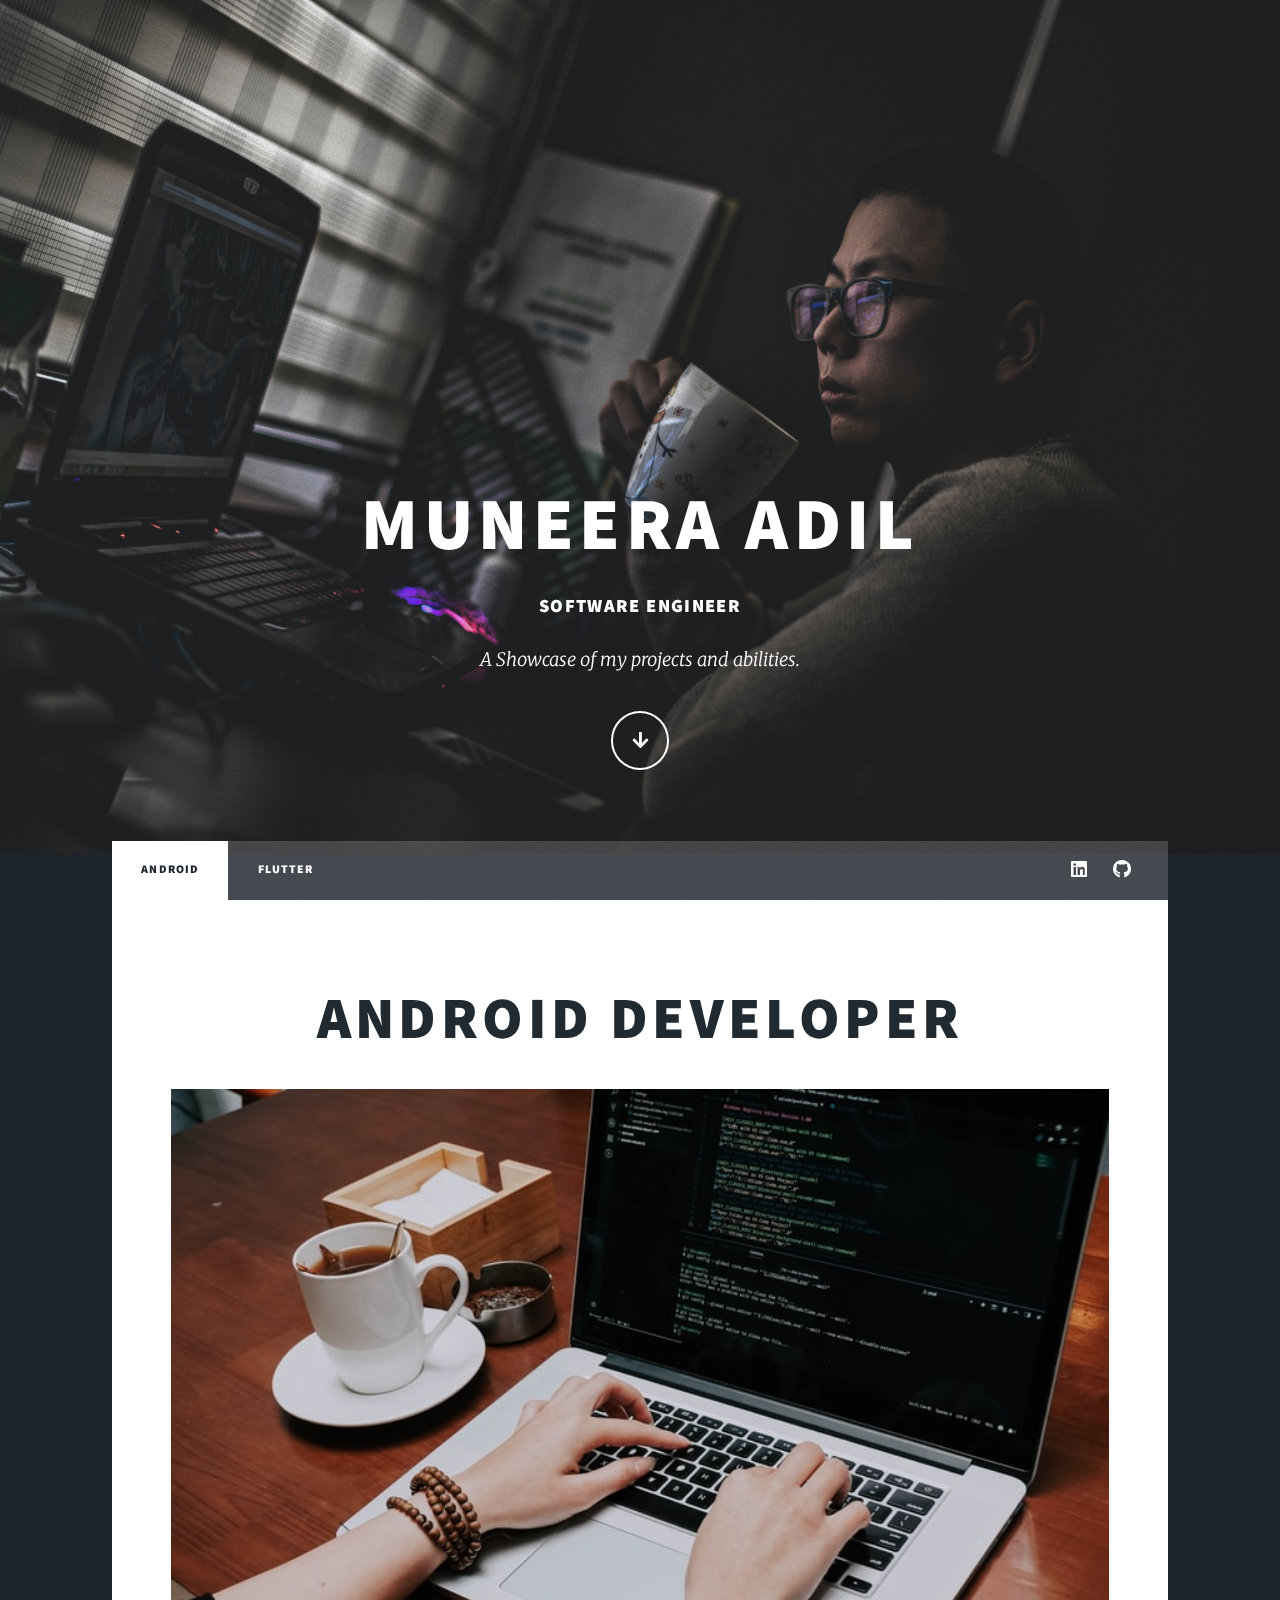
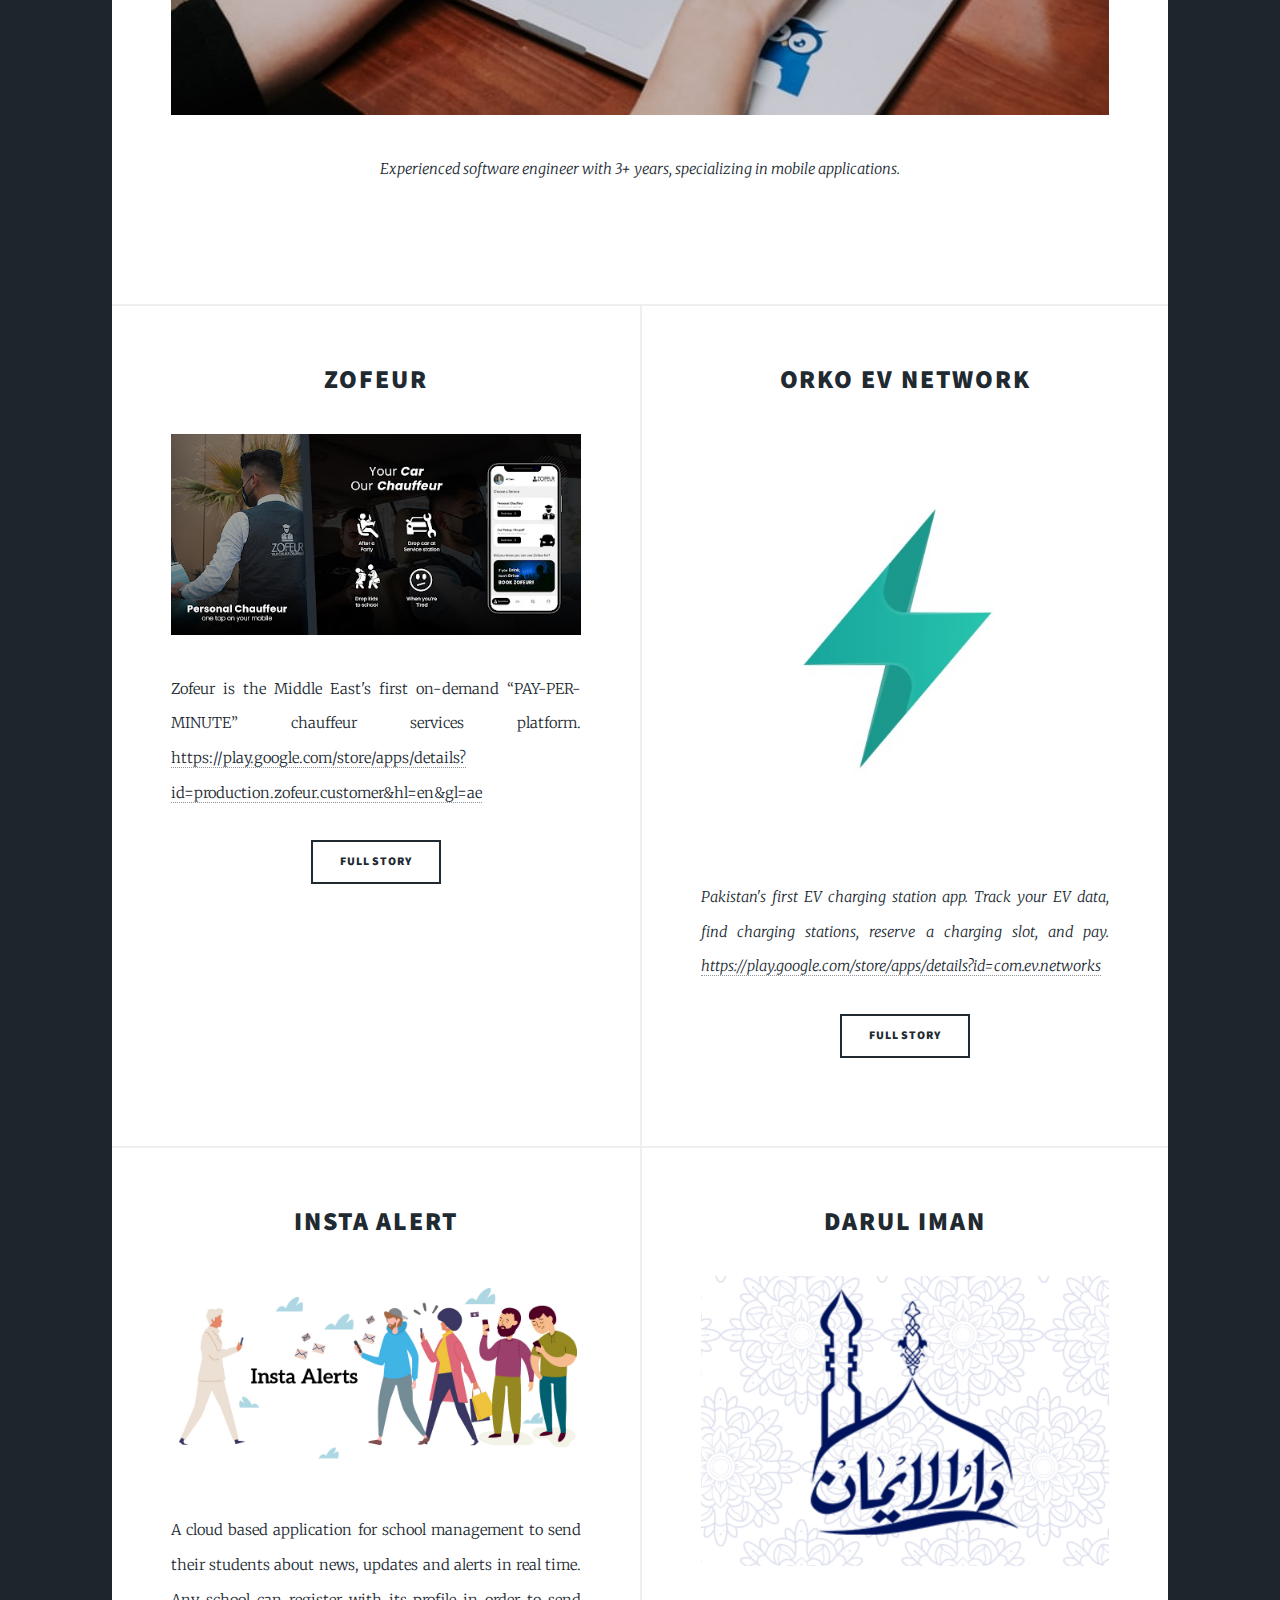
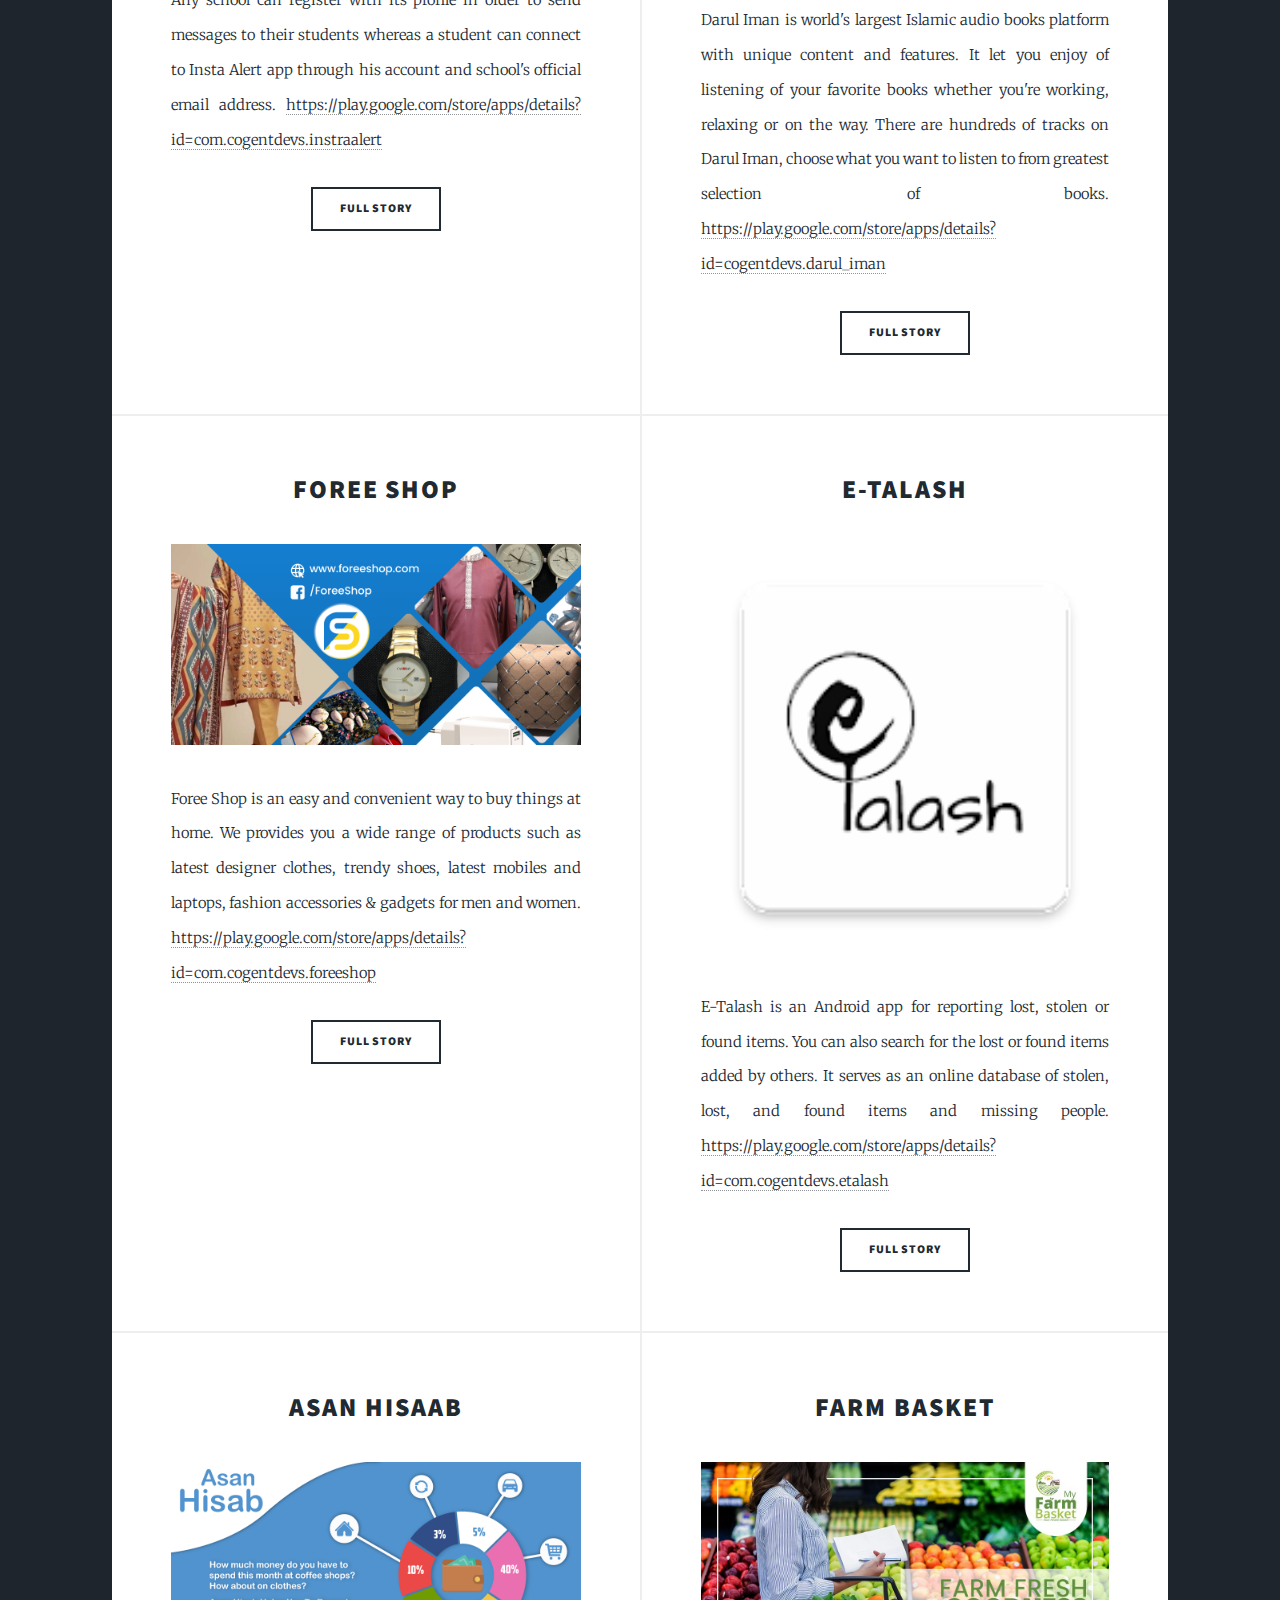
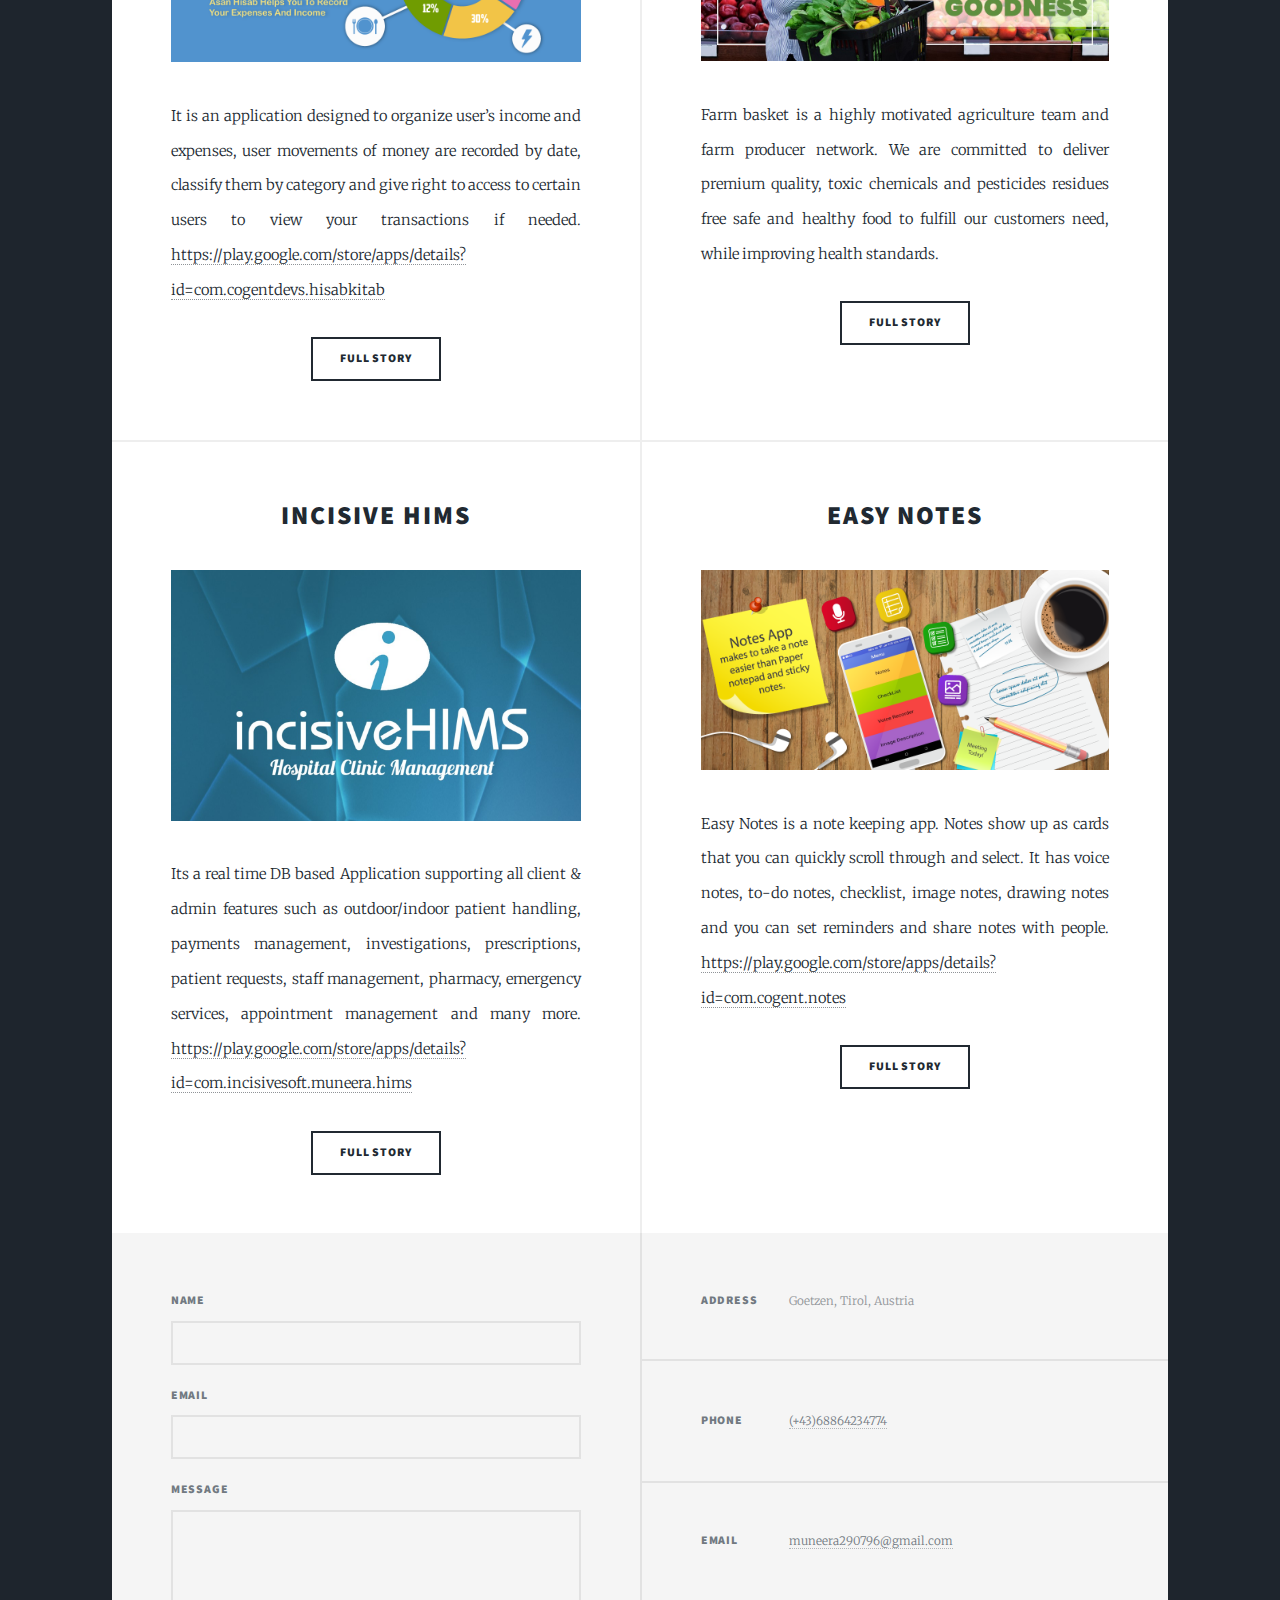
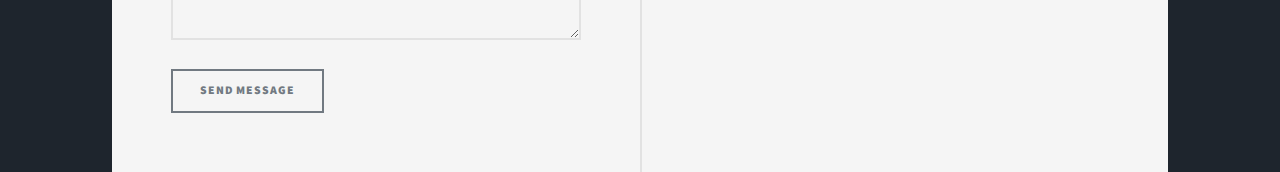
<file: index.html>
<!DOCTYPE HTML>
<!--
	Massively by HTML5 UP
	html5up.net | @ajlkn
	Free for personal and commercial use under the CCA 3.0 license (html5up.net/license)
-->
<html>
	<head>
		<title>Muneera</title>
		<meta charset="utf-8" />
		<meta name="viewport" content="width=device-width, initial-scale=1, user-scalable=no" />
		<link rel="stylesheet" href="assets/css/main.css" />
		<noscript><link rel="stylesheet" href="assets/css/noscript.css" /></noscript>
	</head>
	<body class="is-preload">

		<!-- Wrapper -->
			<div id="wrapper" class="fade-in">

				<!-- Intro -->
					<div id="intro">
						<h1>Muneera Adil<br />
					</h1>
					<h3>Software Engineer<br />
					</h3>
						<p>A Showcase of my projects and abilities.</p>
						<ul class="actions">
							<li><a href="Resume/Resume.pdf" target="_blank" class="button icon solid solo fa-arrow-down scrolly">Continue</a></li>
						</ul>
					</div>

				<!-- Header -->
					<header id="header">
						<a href="Resume/Resume.pdf" target="_blank" class="logo">Resume</a>
					</header>

				<!-- Nav -->
					<nav id="nav">
						<ul class="links">
							<li class="active"><a href="index.html">Android</a></li>
							<li><a href="generic.html">Flutter</a></li>

						</ul>
						<ul class="icons">
							<li><a href="https://www.linkedin.com/in/muneera-adil-389623168" target="_blank" class="icon brands fa-linkedin"><span class="label">Linkedin</span></a></li>
							<li><a href="https://github.com/Muneera1996" target="_blank" class="icon brands fa-github"><span class="label">GitHub</span></a></li>
						</ul>
					</nav>

				<!-- Main -->
					<div id="main">

						<!-- Featured Post -->
							<article class="post featured">
								<header class="major">
									
									<h2><a href="#">Android Developer<br />
								</a></h2>
								<a href="#" class="image fit"><img src="images/code_bg.jpg" alt="" /></a>
								<p>
									Experienced software engineer with 3+ years, specializing in mobile applications.
									</p>
								</header>
								
							</article>

						<!-- Posts -->
							<section class="posts">
							

								<article>
									<header>
										
										<h2><a href="https://play.google.com/store/apps/details?id=production.zofeur.customer" target="_blank">Zofeur
										</a></h2>
									</header>
									<a href="#" class="image fit"><img src="images/zofeur/zofeurbanner.jpeg" alt="" /></a>
									<p>Zofeur is the Middle East's first on-demand “PAY-PER-MINUTE” chauffeur services platform.
										<a class="links" href="https://play.google.com/store/apps/details?id=production.zofeur.customer"
										 target="_blank">https://play.google.com/store/apps/details?id=production.zofeur.customer&hl=en&gl=ae</a>
									</p>
									<ul class="actions special">
										<li><a href="./zofeur.html" class="button">Full Story</a></li>
									</ul>
								</article>
								<article>
									<header>
										<header>
										
											<h2><a href="https://play.google.com/store/apps/details?id=com.ev.networks" target="_blank">
												Orko EV Network
											</a></h2>
										</header>
										<a href="#" class="image fit"><img src="images/orko/orko.jpeg" alt="" /></a>
										<p>Pakistan's first EV charging station app. Track your EV data, find
											charging stations, reserve a charging slot, and pay.
											<a class="links" href="https://play.google.com/store/apps/details?id=com.ev.networks"
											 target="_blank">https://play.google.com/store/apps/details?id=com.ev.networks</a>
										</p>
										<ul class="actions special">
											<li><a href="./orko.html" class="button">Full Story</a></li>
										</ul>
									</article>
									<article>
										<header>
										
										<h2><a href="#">Insta Alert
									</a></h2>
									</header>
									<a href="#" class="image fit"><img src="images/insta-alert/Insta-alert-banner.jpg" alt="" /></a>
									<p>A cloud based application for school management to send their students about news, updates and alerts in real time. Any school can register with its profile in order to send messages to their students whereas a student can connect to Insta Alert app through his account and school's official email address.
										<a class="links" href="https://play.google.com/store/apps/details?id=com.cogentdevs.instraalert" target="_blank">https://play.google.com/store/apps/details?id=com.cogentdevs.instraalert</a>
									</p>
									<ul class="actions special">
										<li><a href="./insta-alert.html" class="button">Full Story</a></li>
									</ul>
								</article>
								<article>
									<header>
										<h2><a href="#">Darul Iman
										</a></h2>
									</header>
									<a href="#" class="image fit"><img src="images/darul-iman/banner.png" alt="" /></a>
									<p>Darul Iman is world's largest Islamic audio books platform with unique content and features. It let you enjoy of listening of your favorite books whether you're working, relaxing or on the way. There are hundreds of tracks on Darul Iman, choose what you want to listen to from greatest selection of books. 
										<a class="links" href="https://play.google.com/store/apps/details?id=cogentdevs.darul_iman" target="_blank">https://play.google.com/store/apps/details?id=cogentdevs.darul_iman</a>
									</p>
									<ul class="actions special">
										<li><a href="./darul-iman.html" class="button">Full Story</a></li>
									</ul>
								</article>
								<article>
									<header>
										
										<h2><a href="#">Foree Shop
										</a></h2>
									</header>
									<a href="#" class="image fit"><img src="images/foreeshop/foreeshop-banner.png" alt="" /></a>
									<p>Foree Shop is an easy and convenient way to buy things at home. We provides you a wide range of products such as latest designer clothes, trendy shoes, latest mobiles and laptops, fashion accessories & gadgets for men and women. 
										<a class="links" href="https://play.google.com/store/apps/details?id=com.cogentdevs.foreeshop" target="_blank">https://play.google.com/store/apps/details?id=com.cogentdevs.foreeshop</a>
									</p>
									<ul class="actions special">
										<li><a href="./foreeshop.html" class="button">Full Story</a></li>
									</ul>
								</article>
								<article>
									<header>
										
										<h2><a href="#">E-Talash
									</a></h2>
									</header>
									<a href="#" class="image fit"><img src="images/e-talash/banner.png" alt="" /></a>
									<p>E-Talash is an Android app for reporting lost, stolen or found items. You can also search for the lost or found items added by others.
										It serves as an online database of stolen, lost, and found items and missing people.
										<a class="links" href="https://play.google.com/store/apps/details?id=com.cogentdevs.etalash" target="_blank">https://play.google.com/store/apps/details?id=com.cogentdevs.etalash</a>
										</p>
									<ul class="actions special">
										<li><a href="./e-talash.html" class="button">Full Story</a></li>
									</ul>
								</article>
								<article>
									<header>
										
										<h2>Asan Hisaab</h2>
									</header>
									<a href="#" class="image fit"><img src="images/asan-hisab/Asan-hisab-banner.png" alt="" /></a>
									<p>It is an application designed to organize user’s income and expenses, user movements of money are recorded by date, classify them by category and give right to access to certain users to view your transactions if needed.
										<a class="links" href="https://play.google.com/store/apps/details?id=com.cogentdevs.hisabkitab" target="_blank">https://play.google.com/store/apps/details?id=com.cogentdevs.hisabkitab</a>
									</h1>
									</p>
									<ul class="actions special">
										<li><a href="./asan-hisaab.html" class="button">Full Story</a></li>
									</ul>
								</article>
								<article>
									<header>
										
										<h2>Farm Basket</h2>
									</header>
									<a href="#" class="image fit"><img src="images/farm-basket/farm-basket-banner.jpeg" alt="" /></a>
									<p>Farm basket is a highly motivated agriculture team and farm producer network. We are committed to deliver premium quality, toxic chemicals and pesticides residues free safe and healthy food to fulfill our customers need, while improving health standards.</p>
									<ul class="actions special">
										<li><a href="./farm_basket.html" class="button">Full Story</a></li>
									</ul>
								</article>
								<article>
									<header>
										<h2>Incisive HIMS</h2>
									</header>
									<a href="#" class="image fit"><img src="images/hims/hims-banner.jpg" alt="" /></a>
									<p>Its a real time DB based Application supporting all client & admin features such as outdoor/indoor patient handling, payments management, investigations, prescriptions, patient requests, staff management, pharmacy, emergency services, appointment management and many more.
										<a class="links" href="https://play.google.com/store/apps/details?id=com.incisivesoft.muneera.hims" target="_blank">https://play.google.com/store/apps/details?id=com.incisivesoft.muneera.hims</a>
									</p>
									<ul class="actions special">
										<li><a href="./hims.html" class="button">Full Story</a></li>
									</ul>
								</article>
								<article>
									<header>
										<h2>Easy Notes</h2>
									</header>
									<a href="#" class="image fit"><img src="images/easy-notes/banner.png" alt="" /></a>
									<p>Easy Notes is a note keeping app. Notes show up as cards that you can quickly scroll through and select. It has voice notes, to-do notes, checklist, image notes, drawing notes and you can set reminders and share notes with people.
										<a class="links" href="https://play.google.com/store/apps/details?id=com.cogent.notes" target="_blank">https://play.google.com/store/apps/details?id=com.cogent.notes</a>
									</p>
									<ul class="actions special">
										<li><a href="./easy-notes.html" class="button">Full Story</a></li>
									</ul>
								</article>
							</section>

						<!-- Footer -->
							<!-- <footer>
								<div class="pagination">
									<a href="#" class="previous">Prev</a>
									<a href="#" class="page active">1</a>
									<a href="#" class="page">2</a>
									<a href="#" class="page">3</a>
									<span class="extra">&hellip;</span>
									<a href="#" class="page">8</a>
									<a href="#" class="page">9</a>
									<a href="#" class="page">10</a>
									<a href="#" class="next">Next</a>
								</div>
							</footer> -->

					</div>

				<!-- Footer -->
					<footer id="footer">
						<section>
							<form method="post" action="#">
								<div class="fields">
									<div class="field">
										<label for="name">Name</label>
										<input type="text" name="name" id="name" />
									</div>
									<div class="field">
										<label for="email">Email</label>
										<input type="text" name="email" id="email" />
									</div>
									<div class="field">
										<label for="message">Message</label>
										<textarea name="message" id="message" rows="3"></textarea>
									</div>
								</div>
								<ul class="actions">
									<li><input type="submit" value="Send Message" /></li>
								</ul>
							</form>
						</section>
						<section class="split contact">
							<section class="alt">
								<h3>Address</h3>
								<p>Goetzen, Tirol, Austria
								</p>
							</section>
							<section>
								<h3>Phone</h3>
								<p><a href="#">(+43)68864234774</a></p>
							</section>
							<section>
								<h3>Email</h3>
								<p><a href="#">muneera290796@gmail.com</a></p>
							</section>
						
						</section>
					</footer>

				

			</div>

		<!-- Scripts -->
			<script src="assets/js/jquery.min.js"></script>
			<script src="assets/js/jquery.scrollex.min.js"></script>
			<script src="assets/js/jquery.scrolly.min.js"></script>
			<script src="assets/js/browser.min.js"></script>
			<script src="assets/js/breakpoints.min.js"></script>
			<script src="assets/js/util.js"></script>
			<script src="assets/js/main.js"></script>

	</body>
</html>
</file>
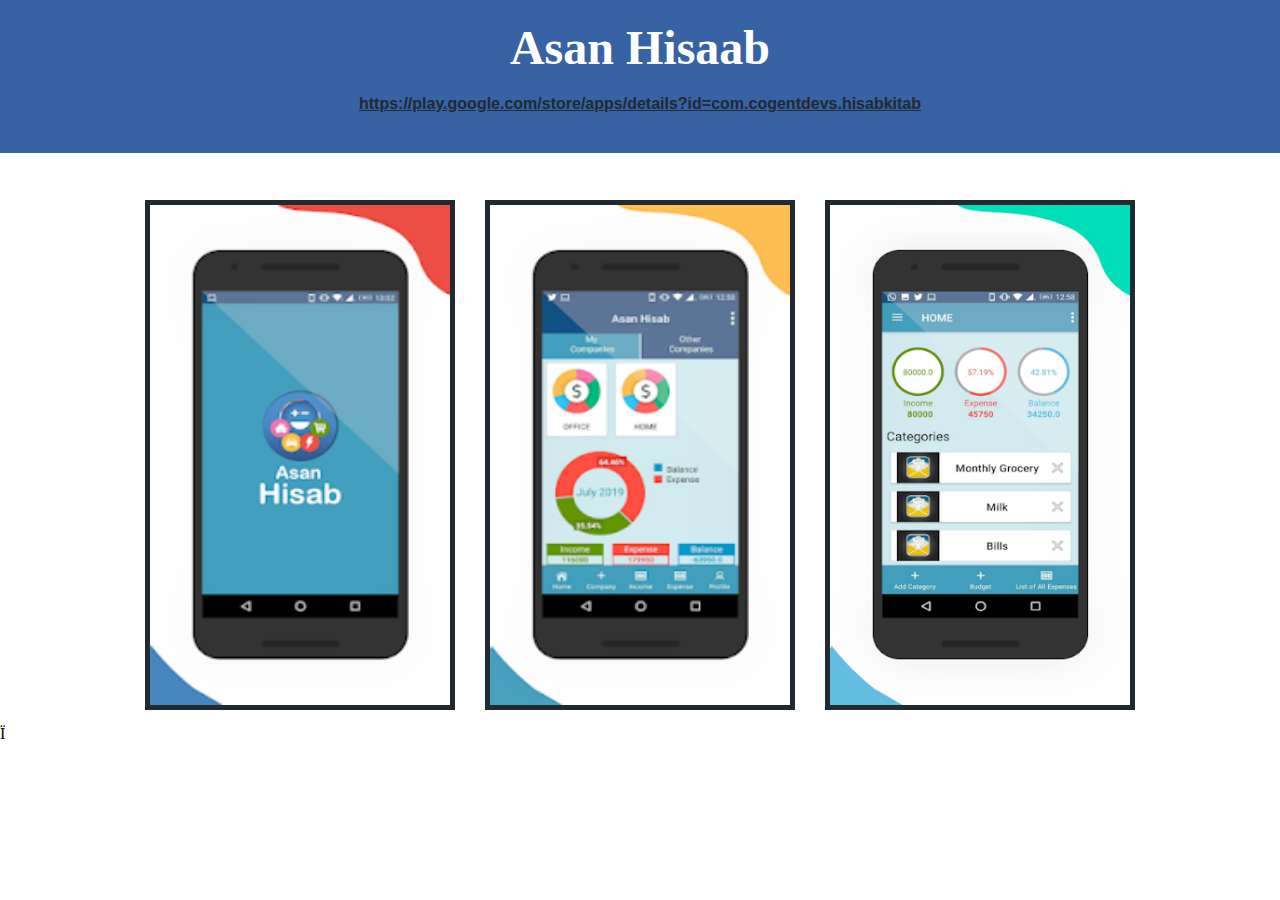
<file: asan-hisaab.html>
<html>
	<head>
		<title>Asan Hisaab</title>
		<meta charset="utf-8" />
		<meta name="viewport" content="width=device-width, initial-scale=1, user-scalable=no" />
		<link rel="stylesheet" href="assets/css/project-details.css" />
		<noscript><link rel="stylesheet" href="assets/css/project-details.css" /></noscript>
	</head>
	<body class="asan-hisab-body">
        <h1>Asan Hisaab
    <a class="links" href="https://play.google.com/store/apps/details?id=com.cogentdevs.hisabkitab" target="_blank">https://play.google.com/store/apps/details?id=com.cogentdevs.hisabkitab</a>
        </h1>
        <div class="container">

            <img src="images/asan-hisab/1.png">
            <img src="images/asan-hisab/2.png">
            <img src="images/asan-hisab/3.png">

     


        </div>
        		<!-- Scripts -->
			<script src="assets/js/jquery.min.js"></script>
			<script src="assets/js/jquery.scrollex.min.js"></script>
			<script src="assets/js/jquery.scrolly.min.js"></script>
			<script src="assets/js/browser.min.js"></script>
			<script src="assets/js/breakpoints.min.js"></script>
			<script src="assets/js/util.js"></script>
			<script src="assets/js/main.js"></script>

	</body>
</html>Ï
</file>
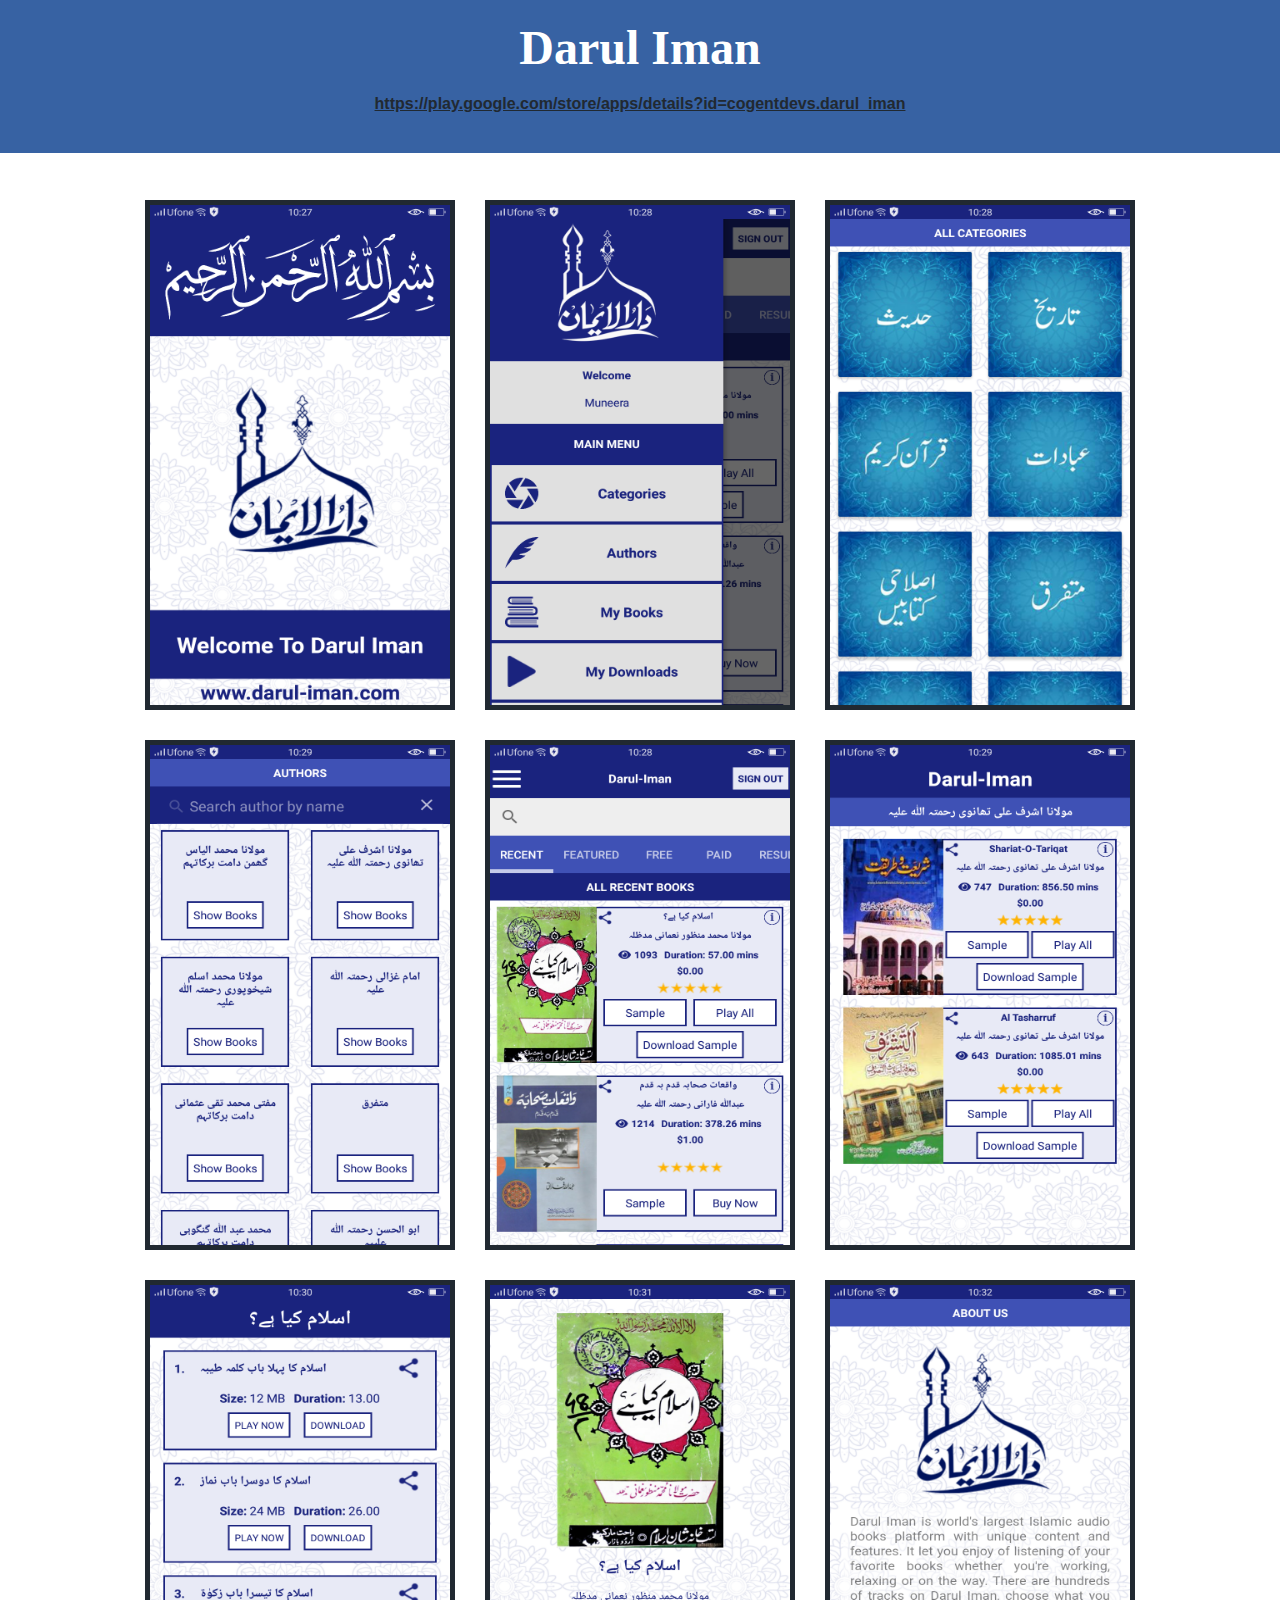
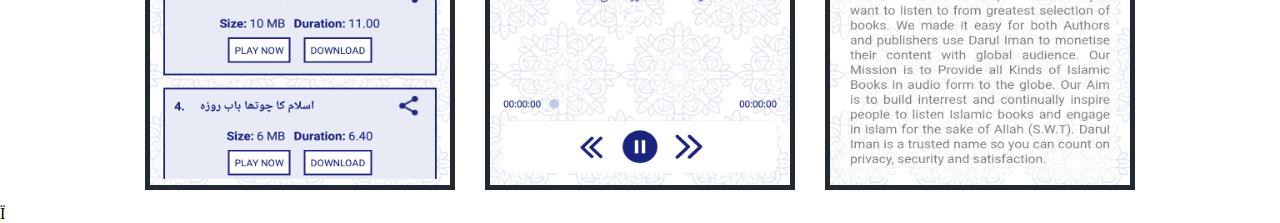
<file: darul-iman.html>
<html>
	<head>
		<title>Darul Iman</title>
		<meta charset="utf-8" />
		<meta name="viewport" content="width=device-width, initial-scale=1, user-scalable=no" />
		<link rel="stylesheet" href="assets/css/project-details.css" />
		<noscript><link rel="stylesheet" href="assets/css/project-details.css" /></noscript>
	</head>
	<body class="darul-iman-body">
        <h1>Darul Iman  <a class="links" href="https://play.google.com/store/apps/details?id=cogentdevs.darul_iman" target="_blank">https://play.google.com/store/apps/details?id=cogentdevs.darul_iman</a>
        </h1>
        
        <div class="container">
            <img src="images/darul-iman/Screenshot_1.png">
            <img src="images/darul-iman/Screenshot_3.png">
            <img src="images/darul-iman/Screenshot_4.png">
            <img src="images/darul-iman/Screenshot_5.png">
            <img src="images/darul-iman/Screenshot_2.png">
            <img src="images/darul-iman/Screenshot_6.png">
            <img src="images/darul-iman/Screenshot_7.png">
            <img src="images/darul-iman/Screenshot_8.png">
			<img src="images/darul-iman/Screenshot_9.png">


        </div>
        		<!-- Scripts -->
			<script src="assets/js/jquery.min.js"></script>
			<script src="assets/js/jquery.scrollex.min.js"></script>
			<script src="assets/js/jquery.scrolly.min.js"></script>
			<script src="assets/js/browser.min.js"></script>
			<script src="assets/js/breakpoints.min.js"></script>
			<script src="assets/js/util.js"></script>
			<script src="assets/js/main.js"></script>

	</body>
</html>Ï
</file>
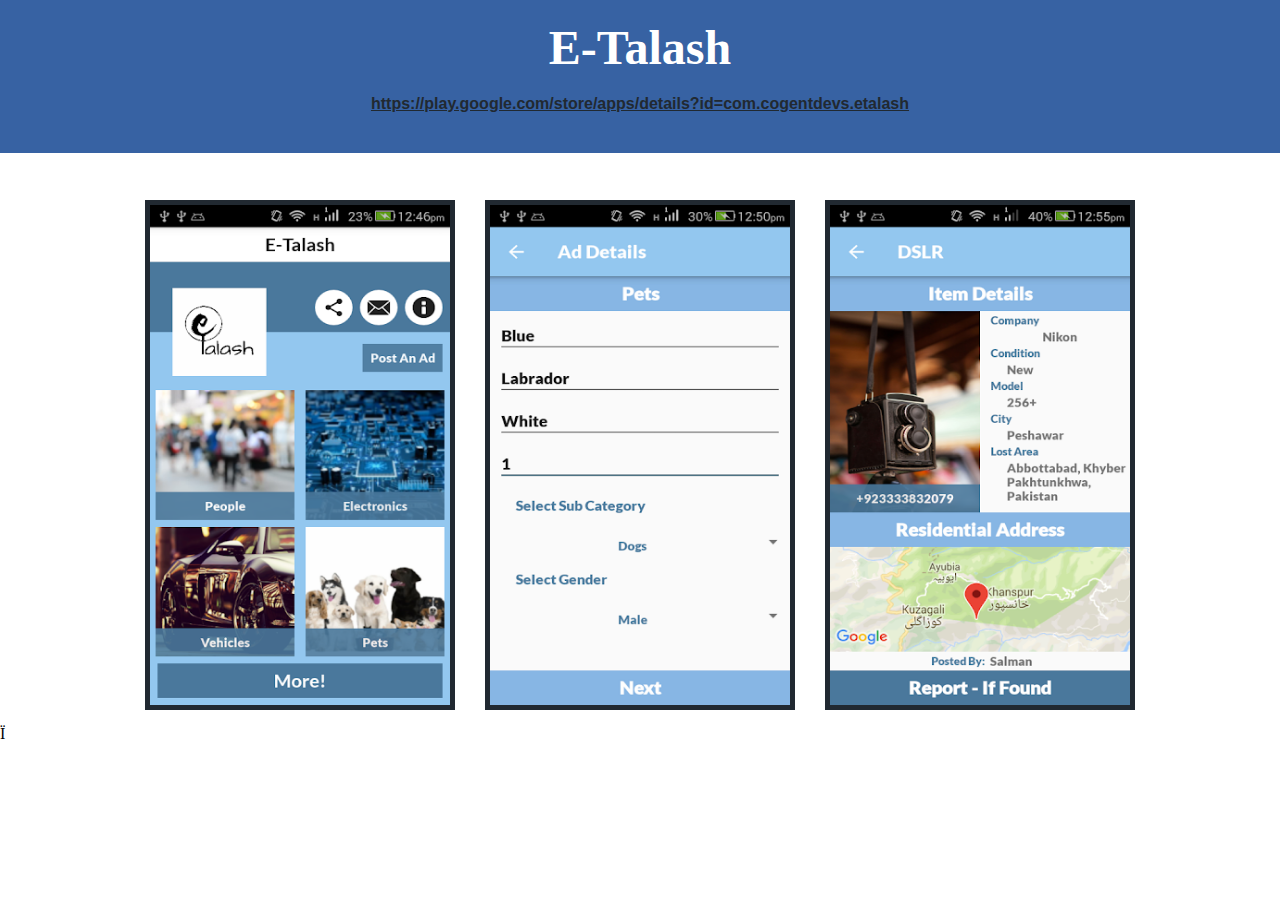
<file: e-talash.html>
<html>
	<head>
		<title>E-Talash</title>
		<meta charset="utf-8" />
		<meta name="viewport" content="width=device-width, initial-scale=1, user-scalable=no" />
		<link rel="stylesheet" href="assets/css/project-details.css" />
		<noscript><link rel="stylesheet" href="assets/css/project-details.css" /></noscript>
	</head>
	<body class="e-talash-body">
        <h1>E-Talash <a class="links" href="https://play.google.com/store/apps/details?id=com.cogentdevs.etalash" target="_blank">https://play.google.com/store/apps/details?id=com.cogentdevs.etalash</a>
        </h1>
        
        <div class="container">
            <img src="images/e-talash/1.png">
            <img src="images/e-talash/2.png">
            <img src="images/e-talash/3.png">
  
     


        </div>
        		<!-- Scripts -->
			<script src="assets/js/jquery.min.js"></script>
			<script src="assets/js/jquery.scrollex.min.js"></script>
			<script src="assets/js/jquery.scrolly.min.js"></script>
			<script src="assets/js/browser.min.js"></script>
			<script src="assets/js/breakpoints.min.js"></script>
			<script src="assets/js/util.js"></script>
			<script src="assets/js/main.js"></script>

	</body>
</html>Ï
</file>
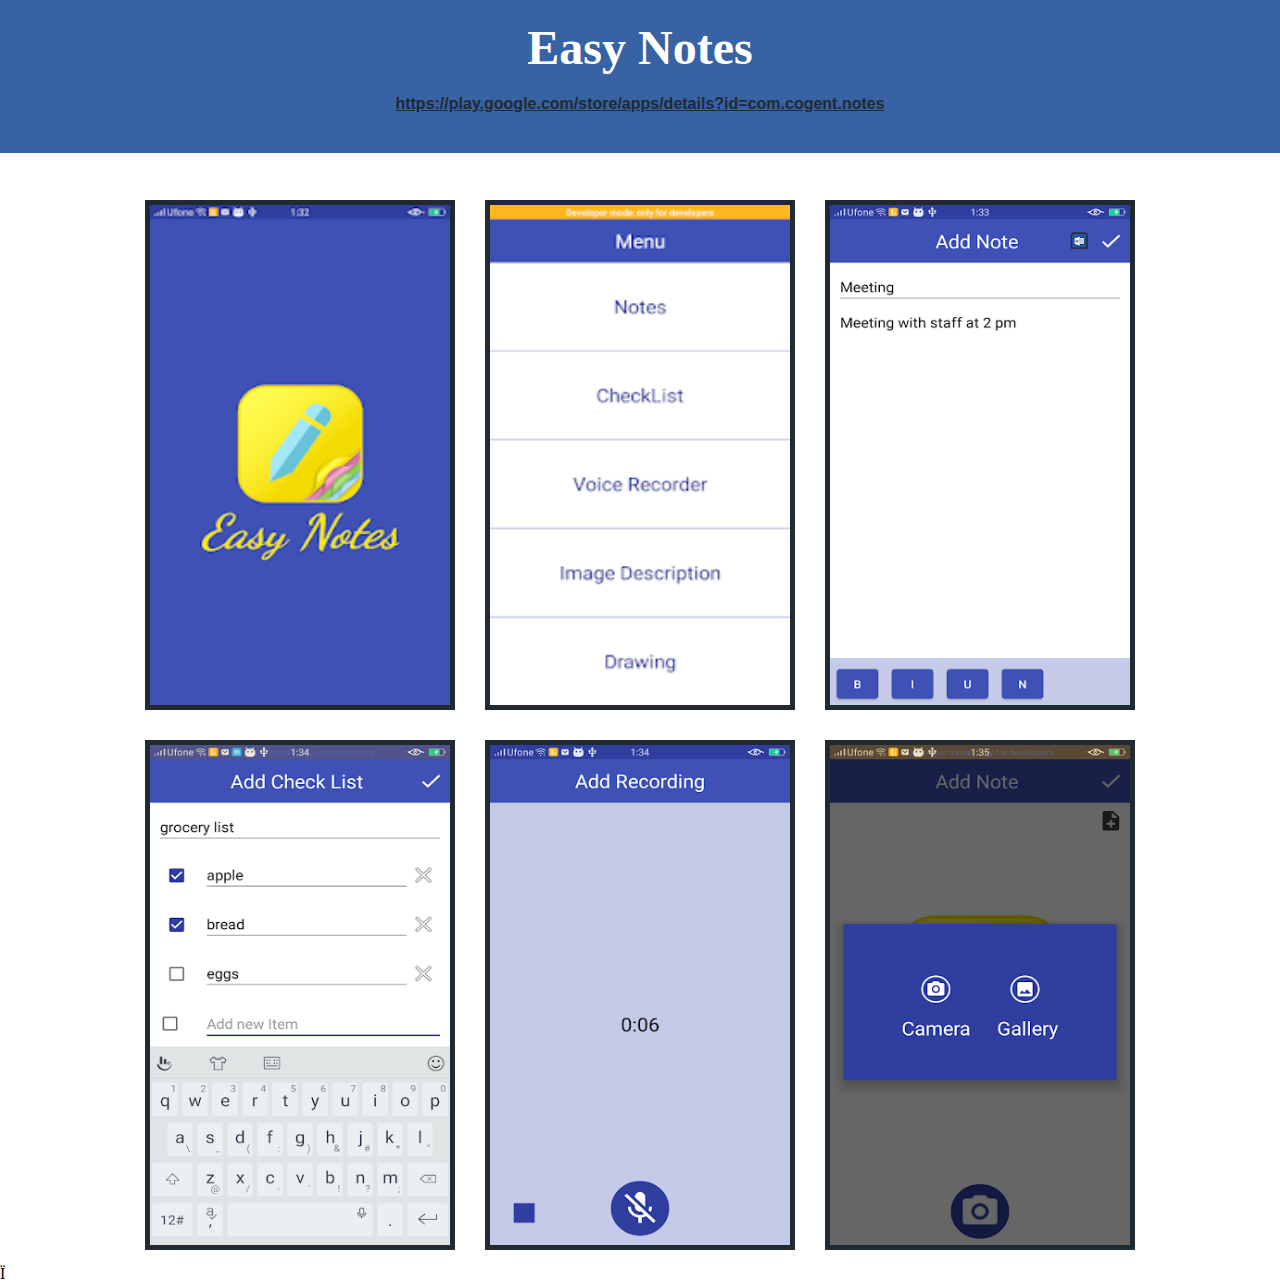
<file: easy-notes.html>
<html>
	<head>
		<title>Easy Notes</title>
		<meta charset="utf-8" />
		<meta name="viewport" content="width=device-width, initial-scale=1, user-scalable=no" />
		<link rel="stylesheet" href="assets/css/project-details.css" />
		<noscript><link rel="stylesheet" href="assets/css/project-details.css" /></noscript>
	</head>
	<body class="easy-notes-body">
        <h1>Easy Notes <a class="links" href="https://play.google.com/store/apps/details?id=com.cogent.notes" target="_blank">https://play.google.com/store/apps/details?id=com.cogent.notes</a>
        </h1>
        
        <div class="container">
            <img src="images/easy-notes/1.png">
            <img src="images/easy-notes/2.png">
            <img src="images/easy-notes/3.png">
            <img src="images/easy-notes/4.png">
            <img src="images/easy-notes/5.png">
            <img src="images/easy-notes/6.png">
     


        </div>
        		<!-- Scripts -->
			<script src="assets/js/jquery.min.js"></script>
			<script src="assets/js/jquery.scrollex.min.js"></script>
			<script src="assets/js/jquery.scrolly.min.js"></script>
			<script src="assets/js/browser.min.js"></script>
			<script src="assets/js/breakpoints.min.js"></script>
			<script src="assets/js/util.js"></script>
			<script src="assets/js/main.js"></script>

	</body>
</html>Ï
</file>
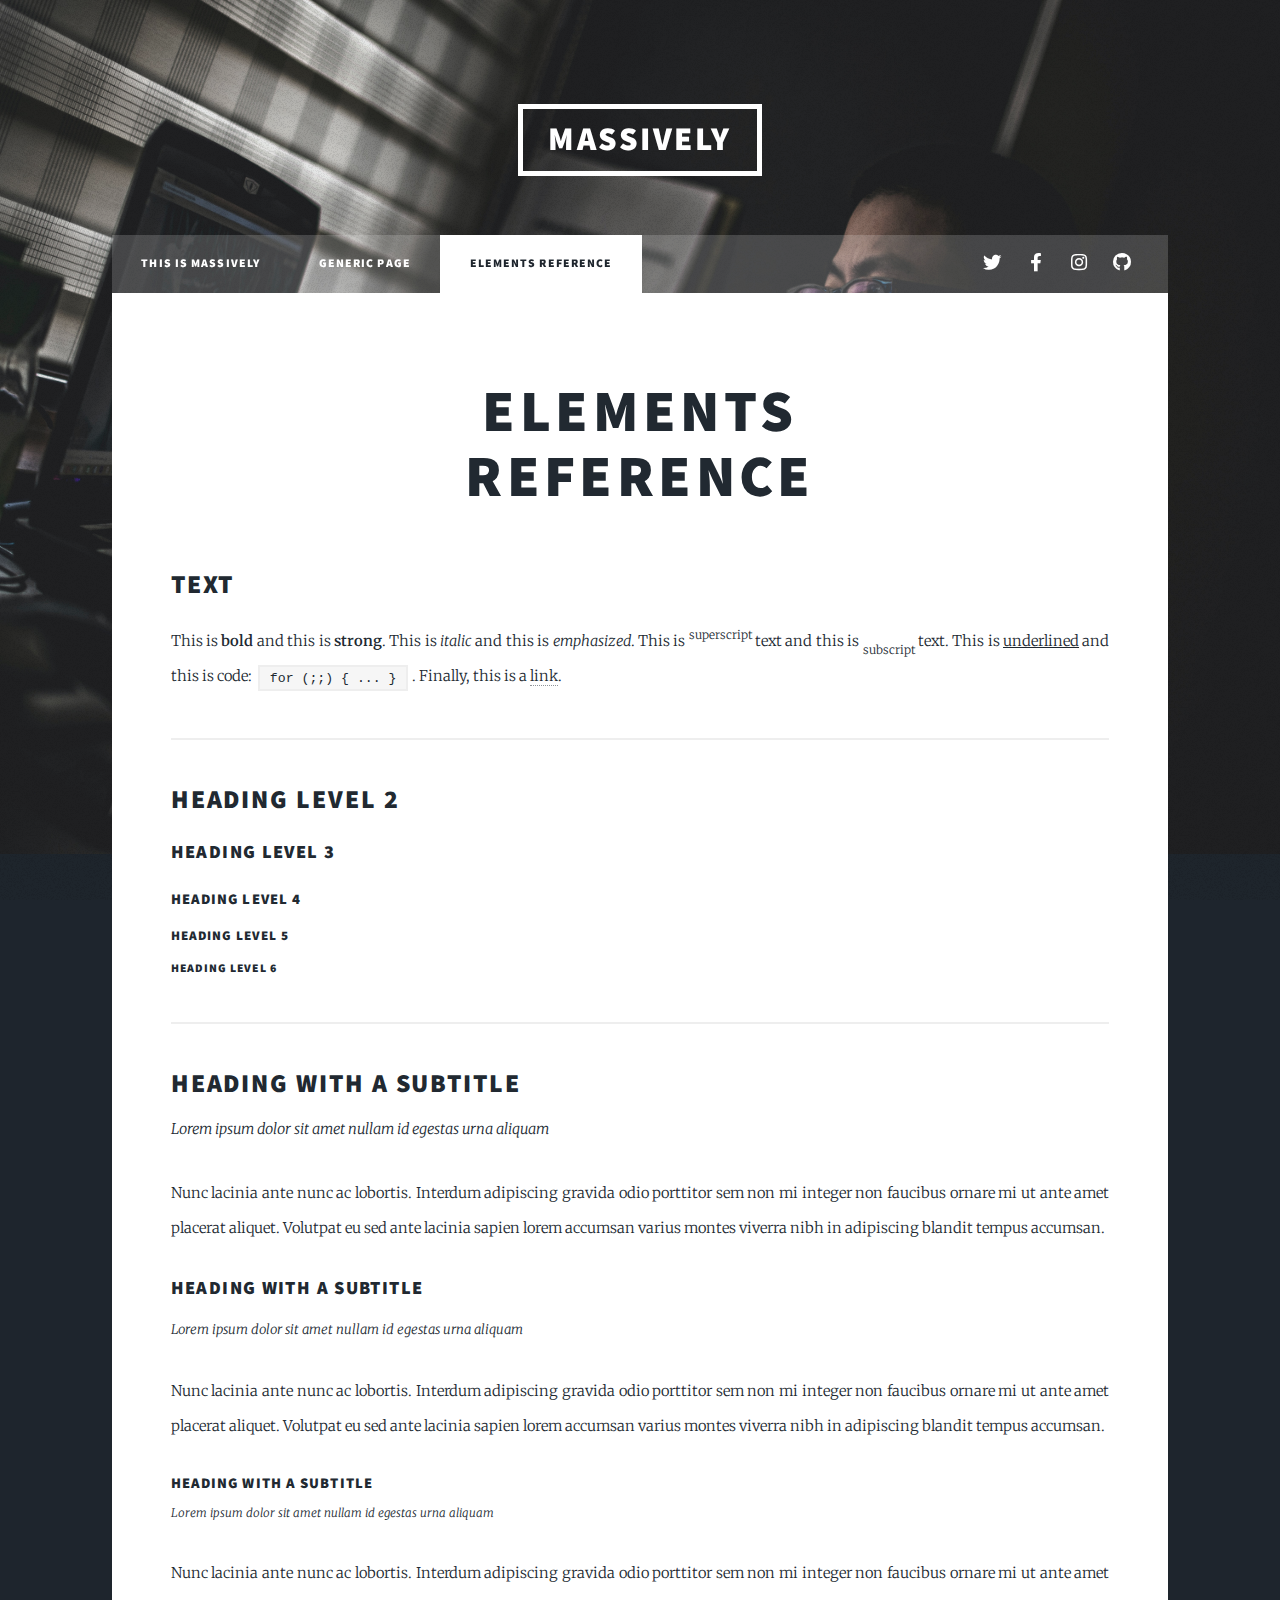
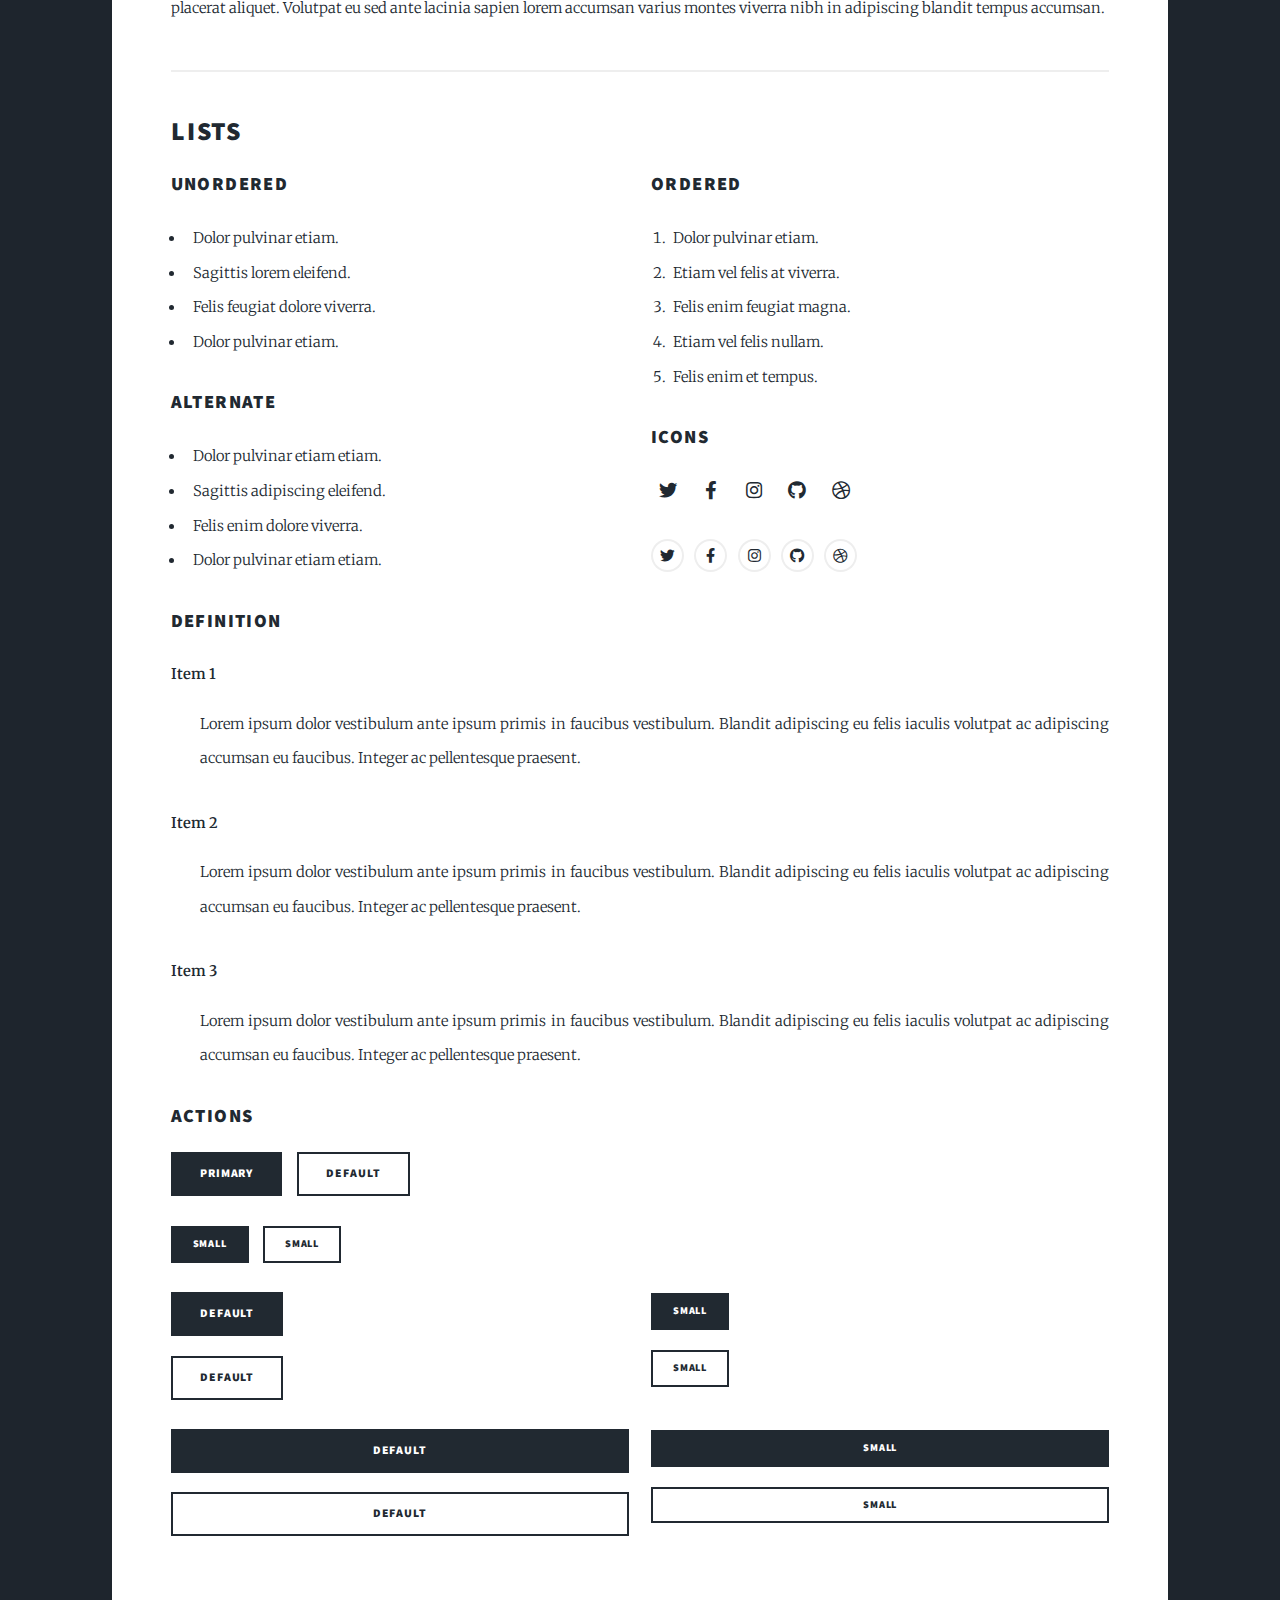
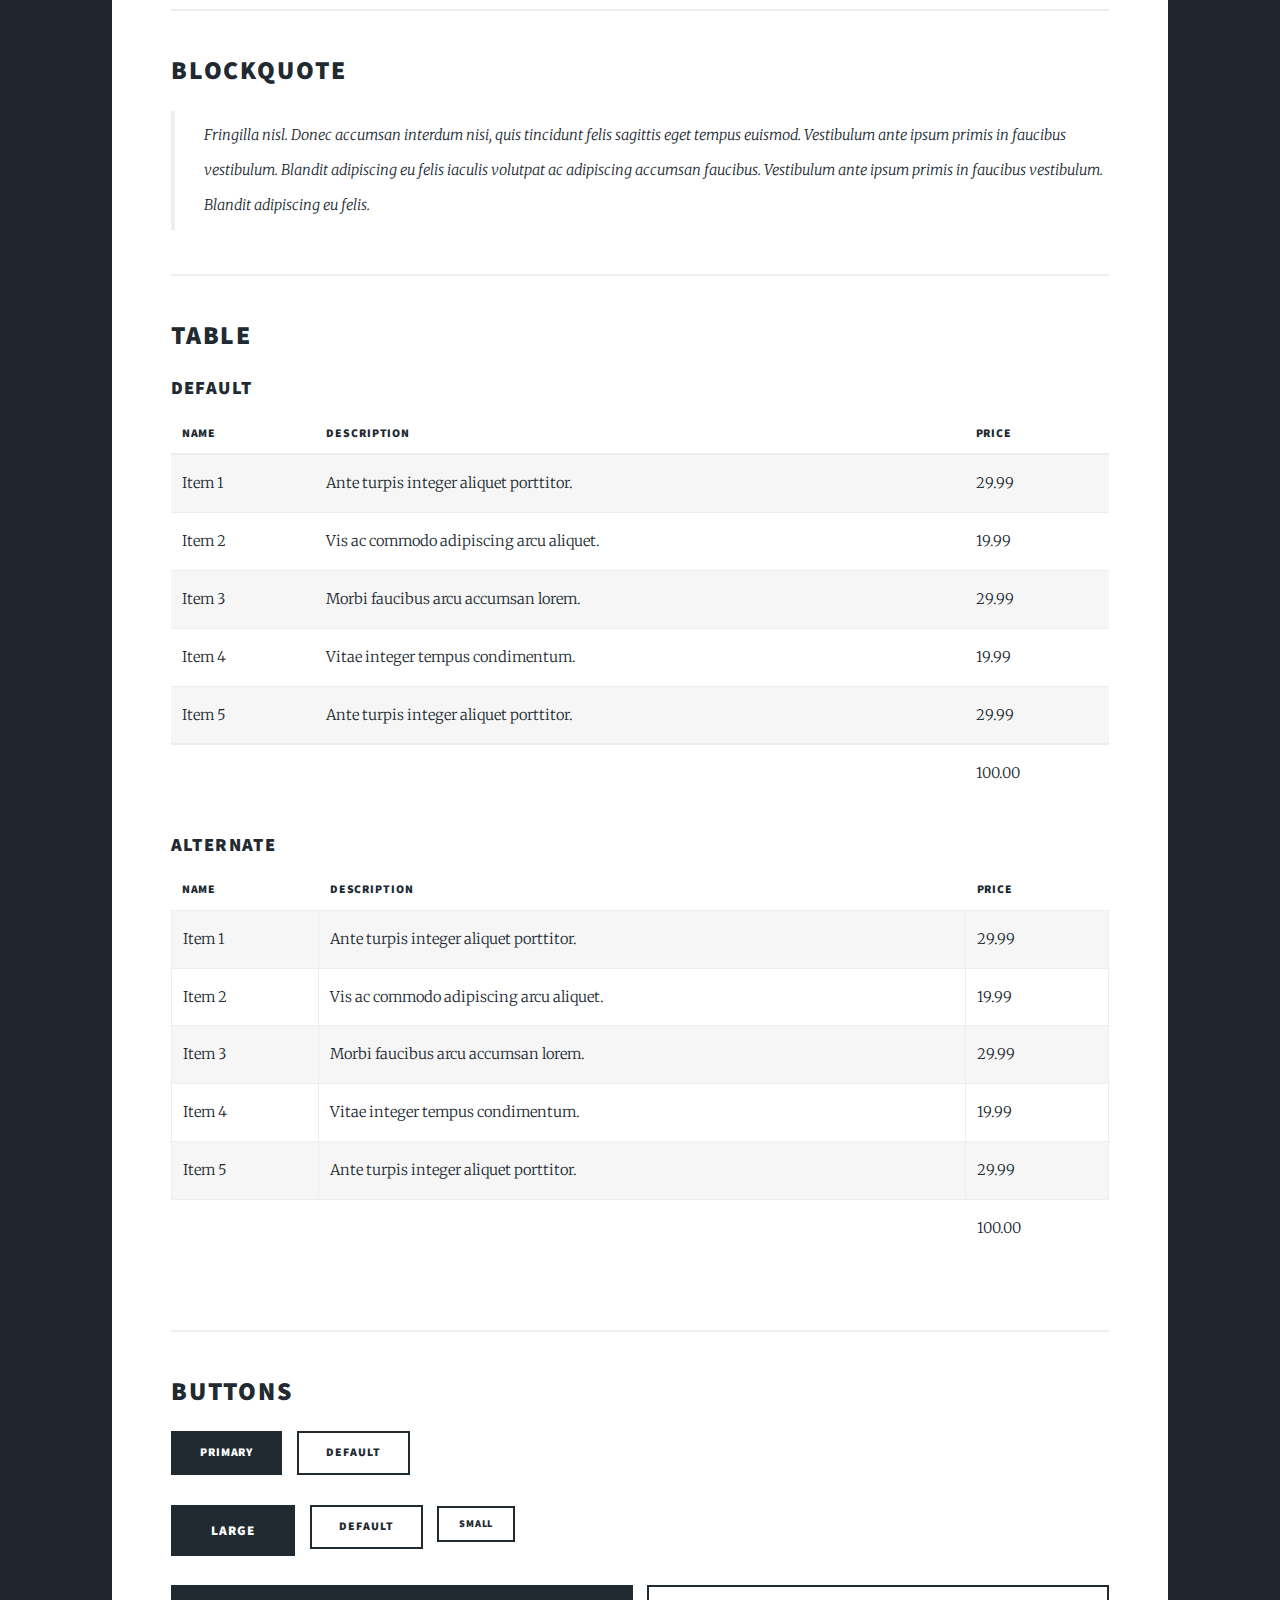
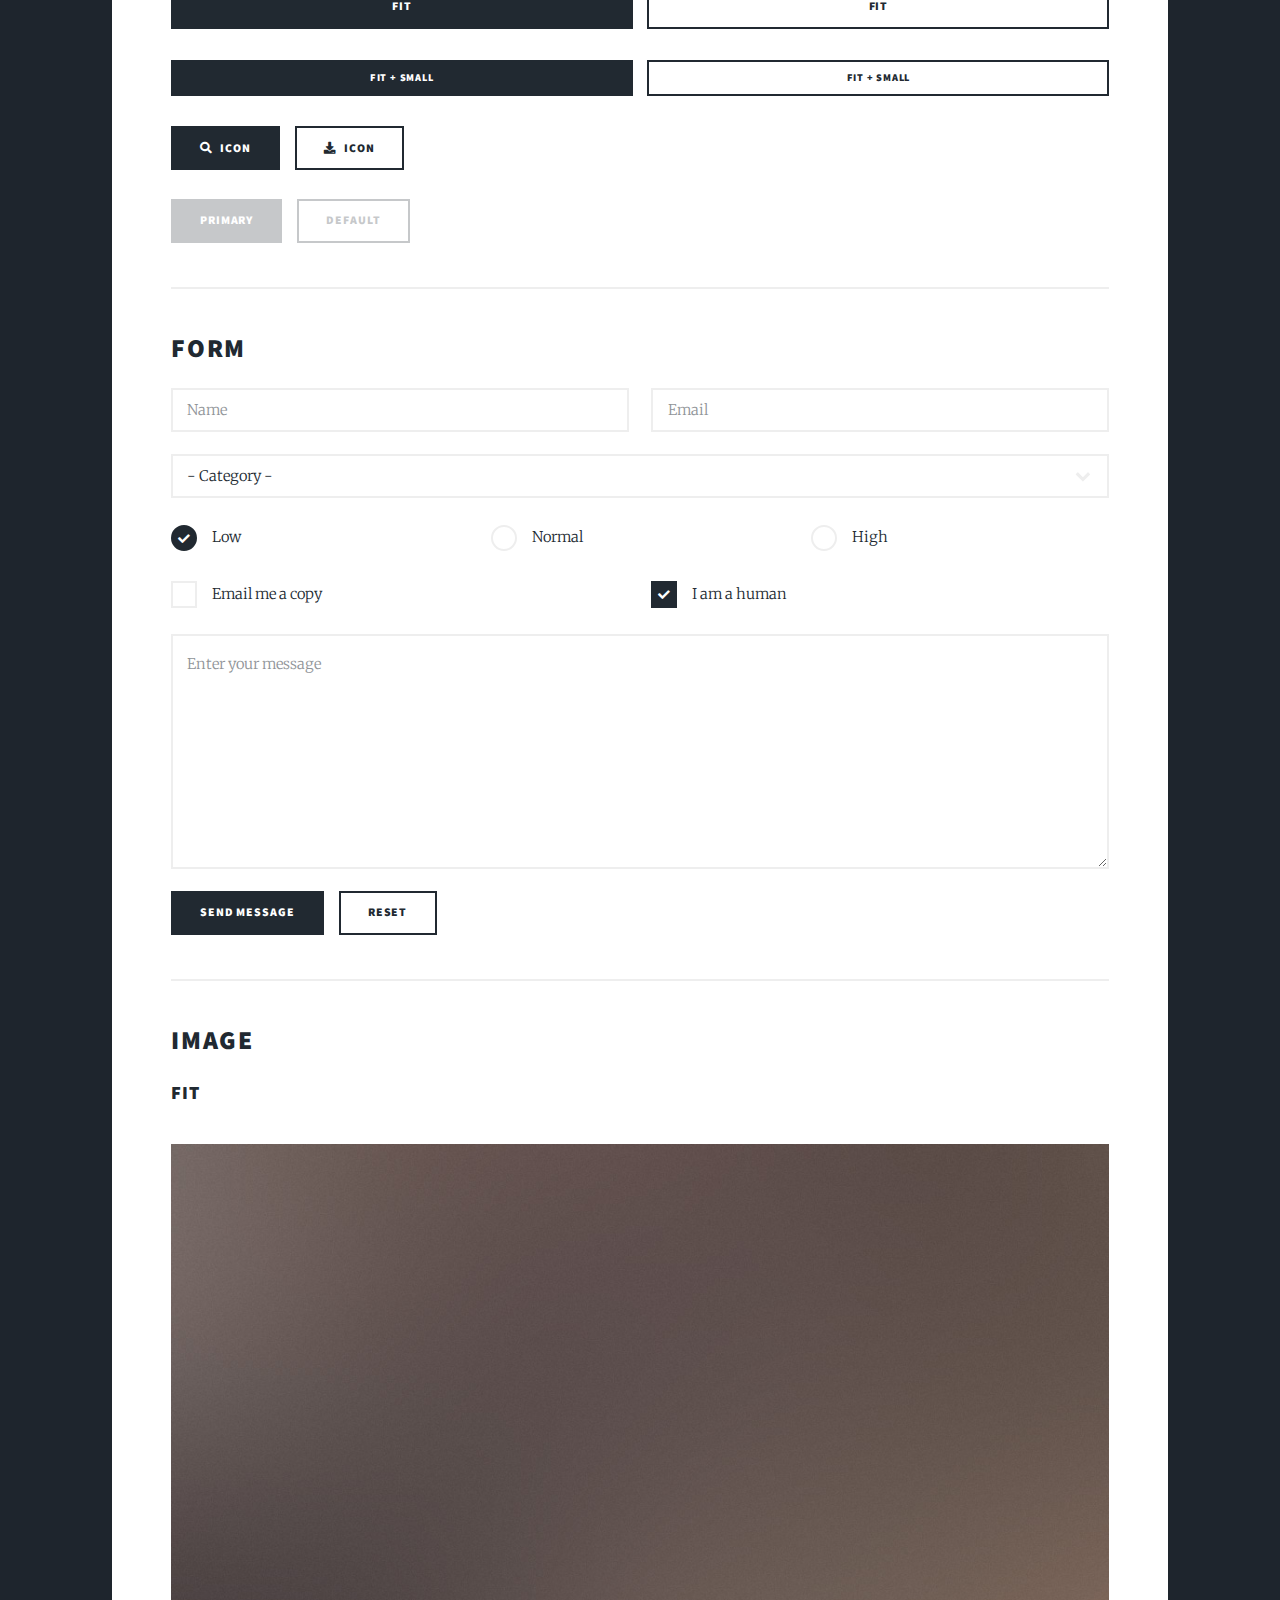
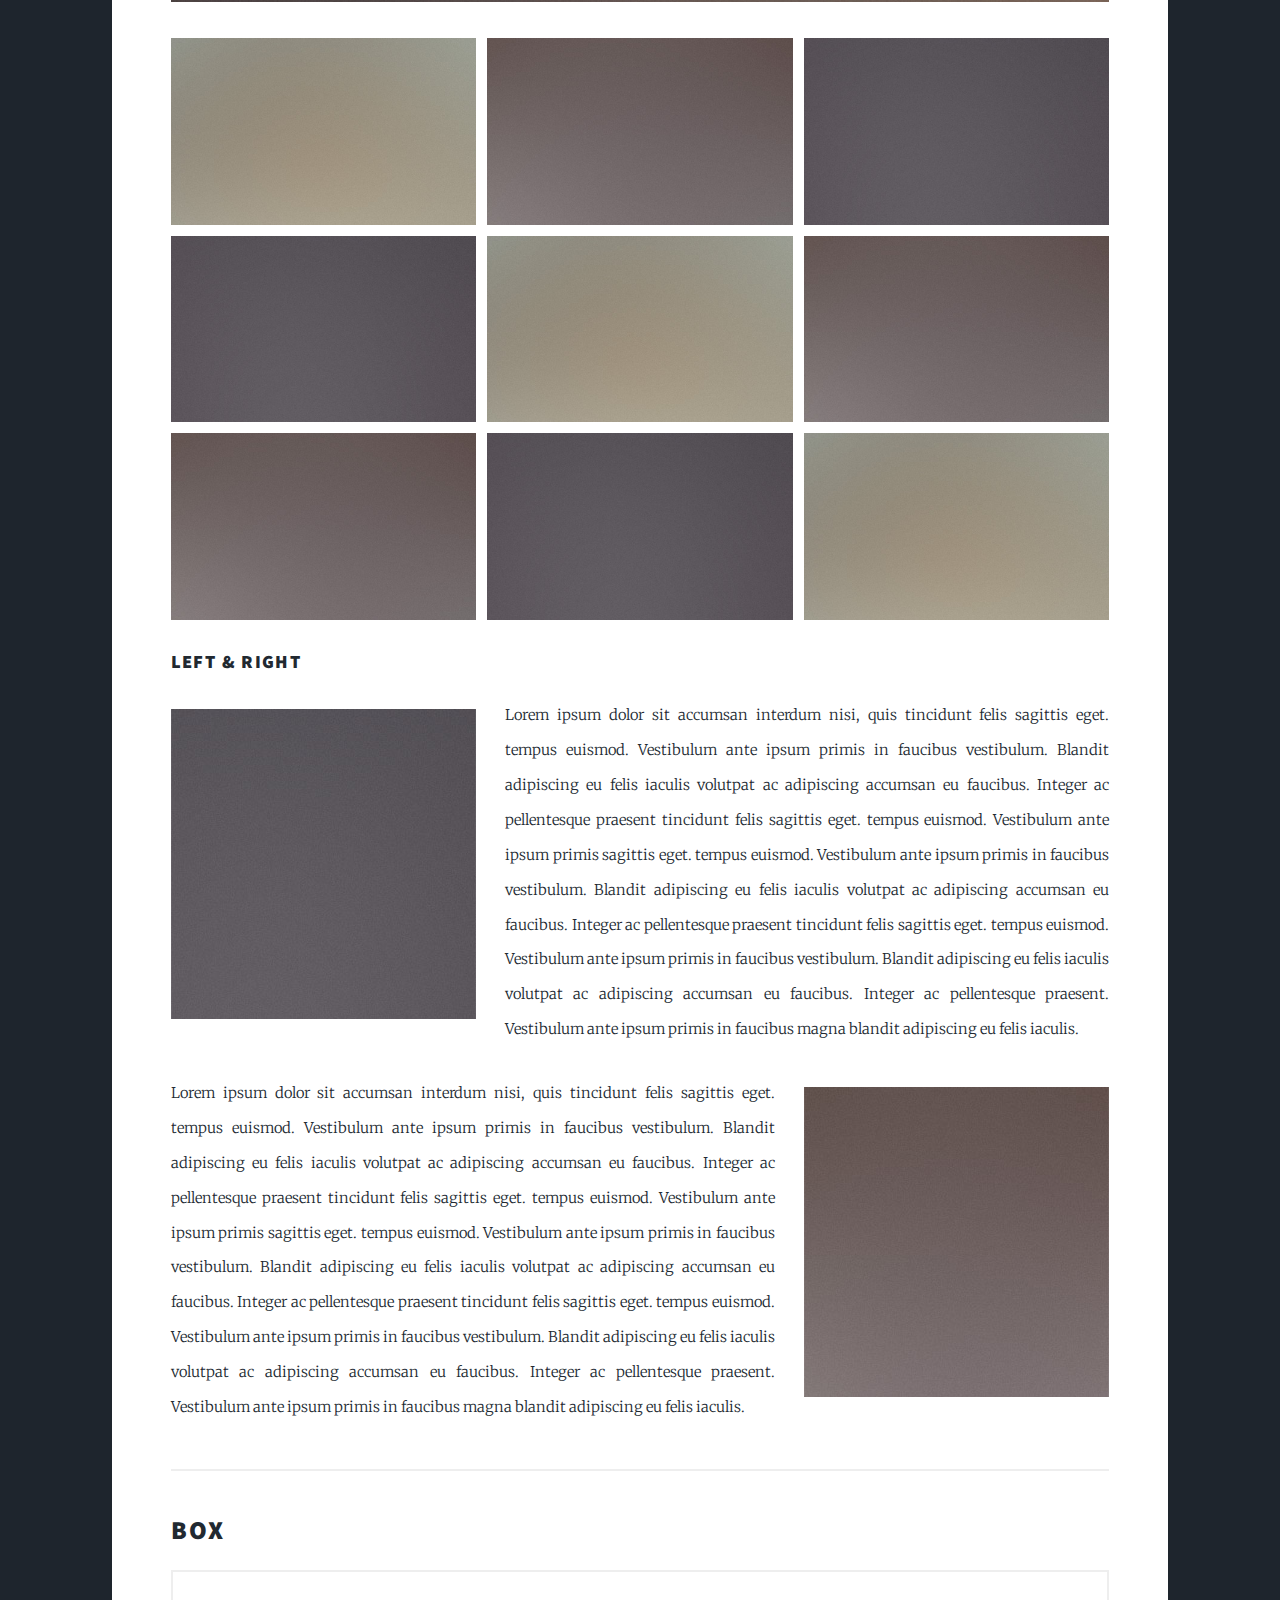
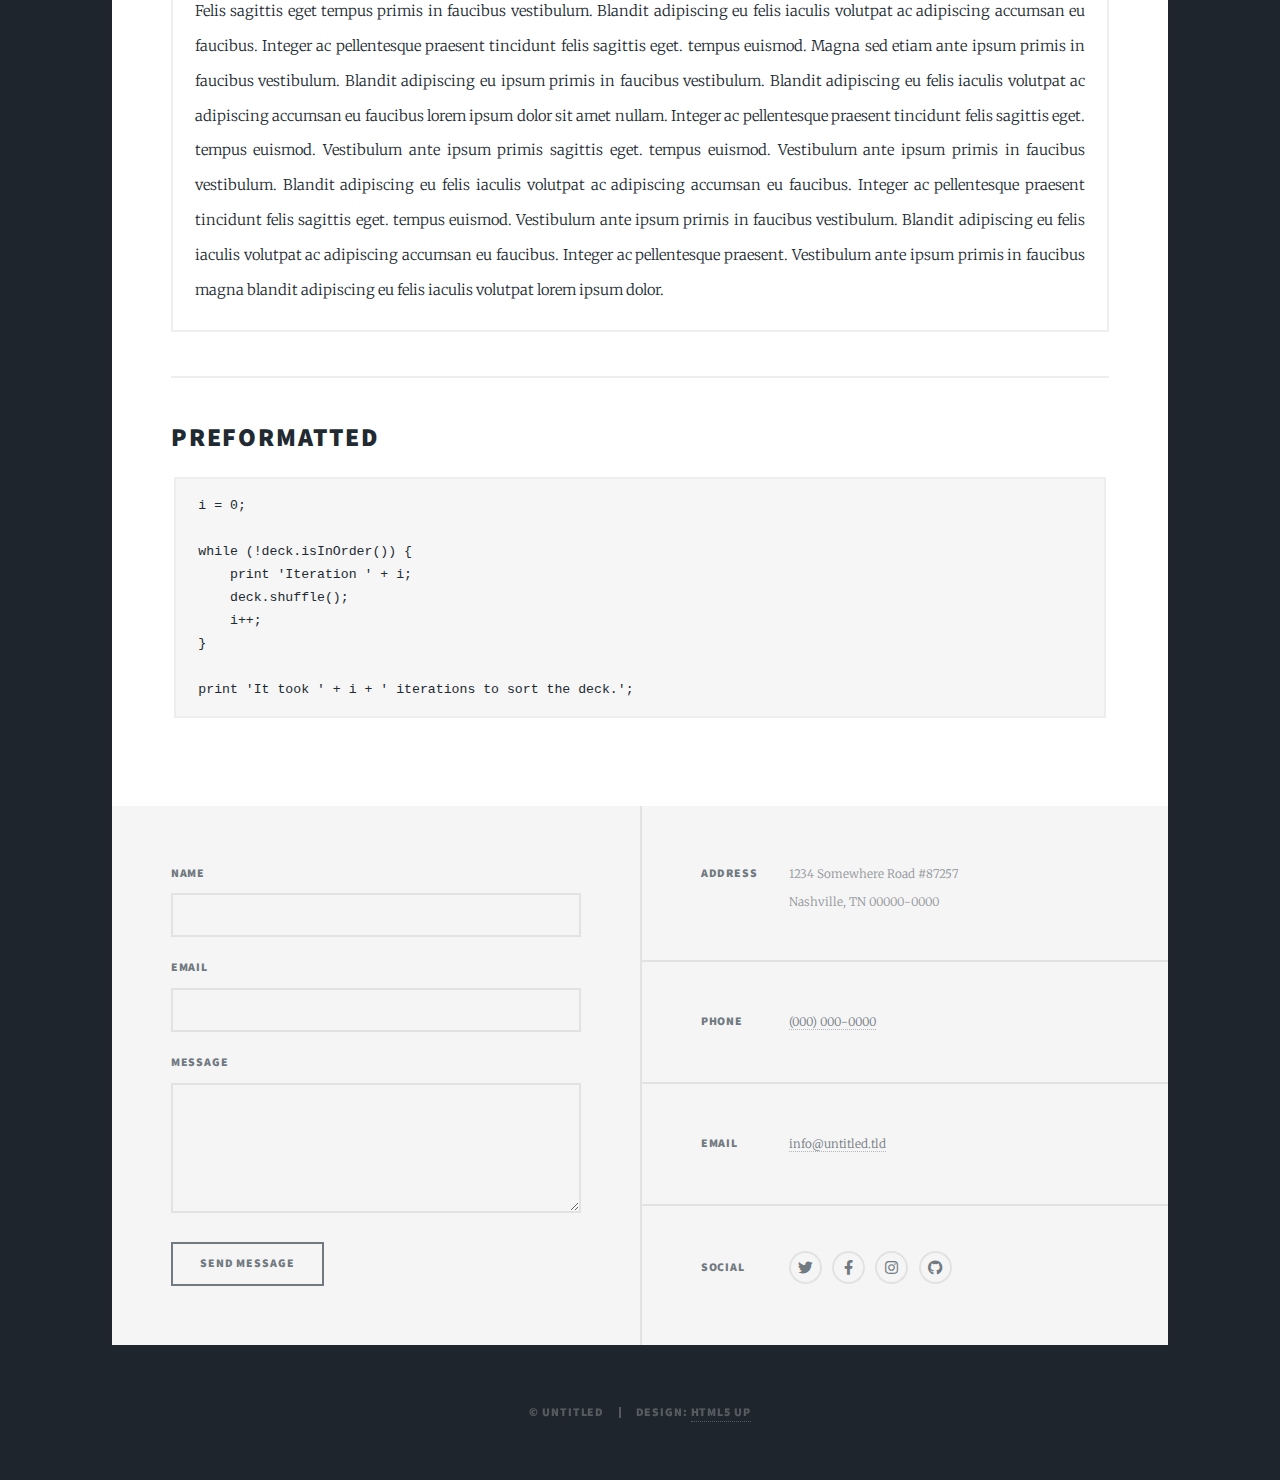
<file: elements.html>
<!DOCTYPE HTML>
<!--
	Massively by HTML5 UP
	html5up.net | @ajlkn
	Free for personal and commercial use under the CCA 3.0 license (html5up.net/license)
-->
<html>
	<head>
		<title>Elements Reference - Massively by HTML5 UP</title>
		<meta charset="utf-8" />
		<meta name="viewport" content="width=device-width, initial-scale=1, user-scalable=no" />
		<link rel="stylesheet" href="assets/css/main.css" />
		<noscript><link rel="stylesheet" href="assets/css/noscript.css" /></noscript>
	</head>
	<body class="is-preload">

		<!-- Wrapper -->
			<div id="wrapper">

				<!-- Header -->
					<header id="header">
						<a href="index.html" class="logo">Massively</a>
					</header>

				<!-- Nav -->
					<nav id="nav">
						<ul class="links">
							<li><a href="index.html">This is Massively</a></li>
							<li><a href="generic.html">Generic Page</a></li>
							<li class="active"><a href="elements.html">Elements Reference</a></li>
						</ul>
						<ul class="icons">
							<li><a href="#" class="icon brands fa-twitter"><span class="label">Twitter</span></a></li>
							<li><a href="#" class="icon brands fa-facebook-f"><span class="label">Facebook</span></a></li>
							<li><a href="#" class="icon brands fa-instagram"><span class="label">Instagram</span></a></li>
							<li><a href="#" class="icon brands fa-github"><span class="label">GitHub</span></a></li>
						</ul>
					</nav>

				<!-- Main -->
					<div id="main">

						<!-- Post -->
							<section class="post">
								<header class="major">
									<h1>Elements<br />
									Reference</h1>
								</header>

								<!-- Text stuff -->
									<h2>Text</h2>
									<p>This is <b>bold</b> and this is <strong>strong</strong>. This is <i>italic</i> and this is <em>emphasized</em>.
									This is <sup>superscript</sup> text and this is <sub>subscript</sub> text.
									This is <u>underlined</u> and this is code: <code>for (;;) { ... }</code>.
									Finally, this is a <a href="#">link</a>.</p>
									<hr />
									<h2>Heading Level 2</h2>
									<h3>Heading Level 3</h3>
									<h4>Heading Level 4</h4>
									<h5>Heading Level 5</h5>
									<h6>Heading Level 6</h6>
									<hr />
									<header>
										<h2>Heading with a Subtitle</h2>
										<p>Lorem ipsum dolor sit amet nullam id egestas urna aliquam</p>
									</header>
									<p>Nunc lacinia ante nunc ac lobortis. Interdum adipiscing gravida odio porttitor sem non mi integer non faucibus ornare mi ut ante amet placerat aliquet. Volutpat eu sed ante lacinia sapien lorem accumsan varius montes viverra nibh in adipiscing blandit tempus accumsan.</p>
									<header>
										<h3>Heading with a Subtitle</h3>
										<p>Lorem ipsum dolor sit amet nullam id egestas urna aliquam</p>
									</header>
									<p>Nunc lacinia ante nunc ac lobortis. Interdum adipiscing gravida odio porttitor sem non mi integer non faucibus ornare mi ut ante amet placerat aliquet. Volutpat eu sed ante lacinia sapien lorem accumsan varius montes viverra nibh in adipiscing blandit tempus accumsan.</p>
									<header>
										<h4>Heading with a Subtitle</h4>
										<p>Lorem ipsum dolor sit amet nullam id egestas urna aliquam</p>
									</header>
									<p>Nunc lacinia ante nunc ac lobortis. Interdum adipiscing gravida odio porttitor sem non mi integer non faucibus ornare mi ut ante amet placerat aliquet. Volutpat eu sed ante lacinia sapien lorem accumsan varius montes viverra nibh in adipiscing blandit tempus accumsan.</p>

									<hr />

								<!-- Lists -->
									<h2>Lists</h2>
									<div class="row">
										<div class="col-6 col-12-small">

											<h3>Unordered</h3>
											<ul>
												<li>Dolor pulvinar etiam.</li>
												<li>Sagittis lorem eleifend.</li>
												<li>Felis feugiat dolore viverra.</li>
												<li>Dolor pulvinar etiam.</li>
											</ul>

											<h3>Alternate</h3>
											<ul class="alt">
												<li>Dolor pulvinar etiam etiam.</li>
												<li>Sagittis adipiscing eleifend.</li>
												<li>Felis enim dolore viverra.</li>
												<li>Dolor pulvinar etiam etiam.</li>
											</ul>

										</div>
										<div class="col-6 col-12-small">

											<h3>Ordered</h3>
											<ol>
												<li>Dolor pulvinar etiam.</li>
												<li>Etiam vel felis at viverra.</li>
												<li>Felis enim feugiat magna.</li>
												<li>Etiam vel felis nullam.</li>
												<li>Felis enim et tempus.</li>
											</ol>

											<h3>Icons</h3>
											<ul class="icons">
												<li><a href="#" class="icon brands fa-twitter"><span class="label">Twitter</span></a></li>
												<li><a href="#" class="icon brands fa-facebook-f"><span class="label">Facebook</span></a></li>
												<li><a href="#" class="icon brands fa-instagram"><span class="label">Instagram</span></a></li>
												<li><a href="#" class="icon brands fa-github"><span class="label">Github</span></a></li>
												<li><a href="#" class="icon brands fa-dribbble"><span class="label">Dribbble</span></a></li>
											</ul>
											<ul class="icons alt">
												<li><a href="#" class="icon brands alt fa-twitter"><span class="label">Twitter</span></a></li>
												<li><a href="#" class="icon brands alt fa-facebook-f"><span class="label">Facebook</span></a></li>
												<li><a href="#" class="icon brands alt fa-instagram"><span class="label">Instagram</span></a></li>
												<li><a href="#" class="icon brands alt fa-github"><span class="label">Github</span></a></li>
												<li><a href="#" class="icon brands alt fa-dribbble"><span class="label">Dribbble</span></a></li>
											</ul>

										</div>
									</div>
									<h3>Definition</h3>
									<dl>
										<dt>Item 1</dt>
										<dd>
											<p>Lorem ipsum dolor vestibulum ante ipsum primis in faucibus vestibulum. Blandit adipiscing eu felis iaculis volutpat ac adipiscing accumsan eu faucibus. Integer ac pellentesque praesent.</p>
										</dd>
										<dt>Item 2</dt>
										<dd>
											<p>Lorem ipsum dolor vestibulum ante ipsum primis in faucibus vestibulum. Blandit adipiscing eu felis iaculis volutpat ac adipiscing accumsan eu faucibus. Integer ac pellentesque praesent.</p>
										</dd>
										<dt>Item 3</dt>
										<dd>
											<p>Lorem ipsum dolor vestibulum ante ipsum primis in faucibus vestibulum. Blandit adipiscing eu felis iaculis volutpat ac adipiscing accumsan eu faucibus. Integer ac pellentesque praesent.</p>
										</dd>
									</dl>

									<h3>Actions</h3>
									<ul class="actions">
										<li><a href="#" class="button primary">Primary</a></li>
										<li><a href="#" class="button">Default</a></li>
									</ul>
									<ul class="actions small">
										<li><a href="#" class="button primary small">Small</a></li>
										<li><a href="#" class="button small">Small</a></li>
									</ul>
									<div class="row">
										<div class="col-6 col-12-small">
											<ul class="actions stacked">
												<li><a href="#" class="button primary">Default</a></li>
												<li><a href="#" class="button">Default</a></li>
											</ul>
										</div>
										<div class="col-6 col-12-small">
											<ul class="actions stacked">
												<li><a href="#" class="button primary small">Small</a></li>
												<li><a href="#" class="button small">Small</a></li>
											</ul>
										</div>
									</div>
									<div class="row">
										<div class="col-6 col-12-small">
											<ul class="actions stacked">
												<li><a href="#" class="button primary fit">Default</a></li>
												<li><a href="#" class="button fit">Default</a></li>
											</ul>
										</div>
										<div class="col-6 col-12-small">
											<ul class="actions stacked">
												<li><a href="#" class="button primary small fit">Small</a></li>
												<li><a href="#" class="button small fit">Small</a></li>
											</ul>
										</div>
									</div>

									<hr />

								<!-- Blockquote -->
									<h2>Blockquote</h2>
									<blockquote>Fringilla nisl. Donec accumsan interdum nisi, quis tincidunt felis sagittis eget tempus euismod. Vestibulum ante ipsum primis in faucibus vestibulum. Blandit adipiscing eu felis iaculis volutpat ac adipiscing accumsan faucibus. Vestibulum ante ipsum primis in faucibus vestibulum. Blandit adipiscing eu felis.</blockquote>

									<hr />

								<!-- Table -->
									<h2>Table</h2>

									<h3>Default</h3>
									<div class="table-wrapper">
										<table>
											<thead>
												<tr>
													<th>Name</th>
													<th>Description</th>
													<th>Price</th>
												</tr>
											</thead>
											<tbody>
												<tr>
													<td>Item 1</td>
													<td>Ante turpis integer aliquet porttitor.</td>
													<td>29.99</td>
												</tr>
												<tr>
													<td>Item 2</td>
													<td>Vis ac commodo adipiscing arcu aliquet.</td>
													<td>19.99</td>
												</tr>
												<tr>
													<td>Item 3</td>
													<td> Morbi faucibus arcu accumsan lorem.</td>
													<td>29.99</td>
												</tr>
												<tr>
													<td>Item 4</td>
													<td>Vitae integer tempus condimentum.</td>
													<td>19.99</td>
												</tr>
												<tr>
													<td>Item 5</td>
													<td>Ante turpis integer aliquet porttitor.</td>
													<td>29.99</td>
												</tr>
											</tbody>
											<tfoot>
												<tr>
													<td colspan="2"></td>
													<td>100.00</td>
												</tr>
											</tfoot>
										</table>
									</div>

									<h3>Alternate</h3>
									<div class="table-wrapper">
										<table class="alt">
											<thead>
												<tr>
													<th>Name</th>
													<th>Description</th>
													<th>Price</th>
												</tr>
											</thead>
											<tbody>
												<tr>
													<td>Item 1</td>
													<td>Ante turpis integer aliquet porttitor.</td>
													<td>29.99</td>
												</tr>
												<tr>
													<td>Item 2</td>
													<td>Vis ac commodo adipiscing arcu aliquet.</td>
													<td>19.99</td>
												</tr>
												<tr>
													<td>Item 3</td>
													<td> Morbi faucibus arcu accumsan lorem.</td>
													<td>29.99</td>
												</tr>
												<tr>
													<td>Item 4</td>
													<td>Vitae integer tempus condimentum.</td>
													<td>19.99</td>
												</tr>
												<tr>
													<td>Item 5</td>
													<td>Ante turpis integer aliquet porttitor.</td>
													<td>29.99</td>
												</tr>
											</tbody>
											<tfoot>
												<tr>
													<td colspan="2"></td>
													<td>100.00</td>
												</tr>
											</tfoot>
										</table>
									</div>

									<hr />

								<!-- Buttons -->
									<h2>Buttons</h2>
									<ul class="actions">
										<li><a href="#" class="button primary">Primary</a></li>
										<li><a href="#" class="button">Default</a></li>
									</ul>
									<ul class="actions">
										<li><a href="#" class="button primary large">Large</a></li>
										<li><a href="#" class="button">Default</a></li>
										<li><a href="#" class="button small">Small</a></li>
									</ul>
									<ul class="actions fit">
										<li><a href="#" class="button primary fit">Fit</a></li>
										<li><a href="#" class="button fit">Fit</a></li>
									</ul>
									<ul class="actions fit small">
										<li><a href="#" class="button primary fit small">Fit + Small</a></li>
										<li><a href="#" class="button fit small">Fit + Small</a></li>
									</ul>
									<ul class="actions">
										<li><a href="#" class="button primary icon solid fa-search">Icon</a></li>
										<li><a href="#" class="button icon solid fa-download">Icon</a></li>
									</ul>
									<ul class="actions">
										<li><span class="button primary disabled">Primary</span></li>
										<li><span class="button disabled">Default</span></li>
									</ul>

									<hr />

								<!-- Form -->
									<h2>Form</h2>

									<form method="post" action="#">
										<div class="row gtr-uniform">
											<div class="col-6 col-12-xsmall">
												<input type="text" name="demo-name" id="demo-name" value="" placeholder="Name" />
											</div>
											<div class="col-6 col-12-xsmall">
												<input type="email" name="demo-email" id="demo-email" value="" placeholder="Email" />
											</div>
											<!-- Break -->
											<div class="col-12">
												<select name="demo-category" id="demo-category">
													<option value="">- Category -</option>
													<option value="1">Manufacturing</option>
													<option value="1">Shipping</option>
													<option value="1">Administration</option>
													<option value="1">Human Resources</option>
												</select>
											</div>
											<!-- Break -->
											<div class="col-4 col-12-small">
												<input type="radio" id="demo-priority-low" name="demo-priority" checked>
												<label for="demo-priority-low">Low</label>
											</div>
											<div class="col-4 col-12-small">
												<input type="radio" id="demo-priority-normal" name="demo-priority">
												<label for="demo-priority-normal">Normal</label>
											</div>
											<div class="col-4 col-12-small">
												<input type="radio" id="demo-priority-high" name="demo-priority">
												<label for="demo-priority-high">High</label>
											</div>
											<!-- Break -->
											<div class="col-6 col-12-small">
												<input type="checkbox" id="demo-copy" name="demo-copy">
												<label for="demo-copy">Email me a copy</label>
											</div>
											<div class="col-6 col-12-small">
												<input type="checkbox" id="demo-human" name="demo-human" checked>
												<label for="demo-human">I am a human</label>
											</div>
											<!-- Break -->
											<div class="col-12">
												<textarea name="demo-message" id="demo-message" placeholder="Enter your message" rows="6"></textarea>
											</div>
											<!-- Break -->
											<div class="col-12">
												<ul class="actions">
													<li><input type="submit" value="Send Message" class="primary" /></li>
													<li><input type="reset" value="Reset" /></li>
												</ul>
											</div>
										</div>
									</form>

									<hr />

								<!-- Image -->
									<h2>Image</h2>

									<h3>Fit</h3>
									<span class="image fit"><img src="images/pic01.jpg" alt="" /></span>
									<div class="box alt">
										<div class="row gtr-50 gtr-uniform">
											<div class="col-4"><span class="image fit"><img src="images/pic02.jpg" alt="" /></span></div>
											<div class="col-4"><span class="image fit"><img src="images/pic03.jpg" alt="" /></span></div>
											<div class="col-4"><span class="image fit"><img src="images/pic04.jpg" alt="" /></span></div>
											<!-- Break -->
											<div class="col-4"><span class="image fit"><img src="images/pic04.jpg" alt="" /></span></div>
											<div class="col-4"><span class="image fit"><img src="images/pic02.jpg" alt="" /></span></div>
											<div class="col-4"><span class="image fit"><img src="images/pic03.jpg" alt="" /></span></div>
											<!-- Break -->
											<div class="col-4"><span class="image fit"><img src="images/pic03.jpg" alt="" /></span></div>
											<div class="col-4"><span class="image fit"><img src="images/pic04.jpg" alt="" /></span></div>
											<div class="col-4"><span class="image fit"><img src="images/pic02.jpg" alt="" /></span></div>
										</div>
									</div>

									<h3>Left &amp; Right</h3>
									<p><span class="image left"><img src="images/pic08.jpg" alt="" /></span>Lorem ipsum dolor sit accumsan interdum nisi, quis tincidunt felis sagittis eget. tempus euismod. Vestibulum ante ipsum primis in faucibus vestibulum. Blandit adipiscing eu felis iaculis volutpat ac adipiscing accumsan eu faucibus. Integer ac pellentesque praesent tincidunt felis sagittis eget. tempus euismod. Vestibulum ante ipsum primis sagittis eget. tempus euismod. Vestibulum ante ipsum primis in faucibus vestibulum. Blandit adipiscing eu felis iaculis volutpat ac adipiscing accumsan eu faucibus. Integer ac pellentesque praesent tincidunt felis sagittis eget. tempus euismod. Vestibulum ante ipsum primis in faucibus vestibulum. Blandit adipiscing eu felis iaculis volutpat ac adipiscing accumsan eu faucibus. Integer ac pellentesque praesent. Vestibulum ante ipsum primis in faucibus magna blandit adipiscing eu felis iaculis.</p>
									<p><span class="image right"><img src="images/pic09.jpg" alt="" /></span>Lorem ipsum dolor sit accumsan interdum nisi, quis tincidunt felis sagittis eget. tempus euismod. Vestibulum ante ipsum primis in faucibus vestibulum. Blandit adipiscing eu felis iaculis volutpat ac adipiscing accumsan eu faucibus. Integer ac pellentesque praesent tincidunt felis sagittis eget. tempus euismod. Vestibulum ante ipsum primis sagittis eget. tempus euismod. Vestibulum ante ipsum primis in faucibus vestibulum. Blandit adipiscing eu felis iaculis volutpat ac adipiscing accumsan eu faucibus. Integer ac pellentesque praesent tincidunt felis sagittis eget. tempus euismod. Vestibulum ante ipsum primis in faucibus vestibulum. Blandit adipiscing eu felis iaculis volutpat ac adipiscing accumsan eu faucibus. Integer ac pellentesque praesent. Vestibulum ante ipsum primis in faucibus magna blandit adipiscing eu felis iaculis.</p>

									<hr />

								<!-- Box -->
									<h2>Box</h2>
									<div class="box">
										<p>Felis sagittis eget tempus primis in faucibus vestibulum. Blandit adipiscing eu felis iaculis volutpat ac adipiscing accumsan eu faucibus. Integer ac pellentesque praesent tincidunt felis sagittis eget. tempus euismod. Magna sed etiam ante ipsum primis in faucibus vestibulum. Blandit adipiscing eu ipsum primis in faucibus vestibulum. Blandit adipiscing eu felis iaculis volutpat ac adipiscing accumsan eu faucibus lorem ipsum dolor sit amet nullam. Integer ac pellentesque praesent tincidunt felis sagittis eget. tempus euismod. Vestibulum ante ipsum primis sagittis eget. tempus euismod. Vestibulum ante ipsum primis in faucibus vestibulum. Blandit adipiscing eu felis iaculis volutpat ac adipiscing accumsan eu faucibus. Integer ac pellentesque praesent tincidunt felis sagittis eget. tempus euismod. Vestibulum ante ipsum primis in faucibus vestibulum. Blandit adipiscing eu felis iaculis volutpat ac adipiscing accumsan eu faucibus. Integer ac pellentesque praesent. Vestibulum ante ipsum primis in faucibus magna blandit adipiscing eu felis iaculis volutpat lorem ipsum dolor.</p>
									</div>

									<hr />

								<!-- Preformatted Code -->
									<h2>Preformatted</h2>
									<pre><code>i = 0;

while (!deck.isInOrder()) {
    print 'Iteration ' + i;
    deck.shuffle();
    i++;
}

print 'It took ' + i + ' iterations to sort the deck.';
</code></pre>

							</section>

					</div>

				<!-- Footer -->
					<footer id="footer">
						<section>
							<form method="post" action="#">
								<div class="fields">
									<div class="field">
										<label for="name">Name</label>
										<input type="text" name="name" id="name" />
									</div>
									<div class="field">
										<label for="email">Email</label>
										<input type="text" name="email" id="email" />
									</div>
									<div class="field">
										<label for="message">Message</label>
										<textarea name="message" id="message" rows="3"></textarea>
									</div>
								</div>
								<ul class="actions">
									<li><input type="submit" value="Send Message" /></li>
								</ul>
							</form>
						</section>
						<section class="split contact">
							<section class="alt">
								<h3>Address</h3>
								<p>1234 Somewhere Road #87257<br />
								Nashville, TN 00000-0000</p>
							</section>
							<section>
								<h3>Phone</h3>
								<p><a href="#">(000) 000-0000</a></p>
							</section>
							<section>
								<h3>Email</h3>
								<p><a href="#">info@untitled.tld</a></p>
							</section>
							<section>
								<h3>Social</h3>
								<ul class="icons alt">
									<li><a href="#" class="icon brands alt fa-twitter"><span class="label">Twitter</span></a></li>
									<li><a href="#" class="icon brands alt fa-facebook-f"><span class="label">Facebook</span></a></li>
									<li><a href="#" class="icon brands alt fa-instagram"><span class="label">Instagram</span></a></li>
									<li><a href="#" class="icon brands alt fa-github"><span class="label">GitHub</span></a></li>
								</ul>
							</section>
						</section>
					</footer>

				<!-- Copyright -->
					<div id="copyright">
						<ul><li>&copy; Untitled</li><li>Design: <a href="https://html5up.net">HTML5 UP</a></li></ul>
					</div>

			</div>

		<!-- Scripts -->
			<script src="assets/js/jquery.min.js"></script>
			<script src="assets/js/jquery.scrollex.min.js"></script>
			<script src="assets/js/jquery.scrolly.min.js"></script>
			<script src="assets/js/browser.min.js"></script>
			<script src="assets/js/breakpoints.min.js"></script>
			<script src="assets/js/util.js"></script>
			<script src="assets/js/main.js"></script>

	</body>
</html>
</file>
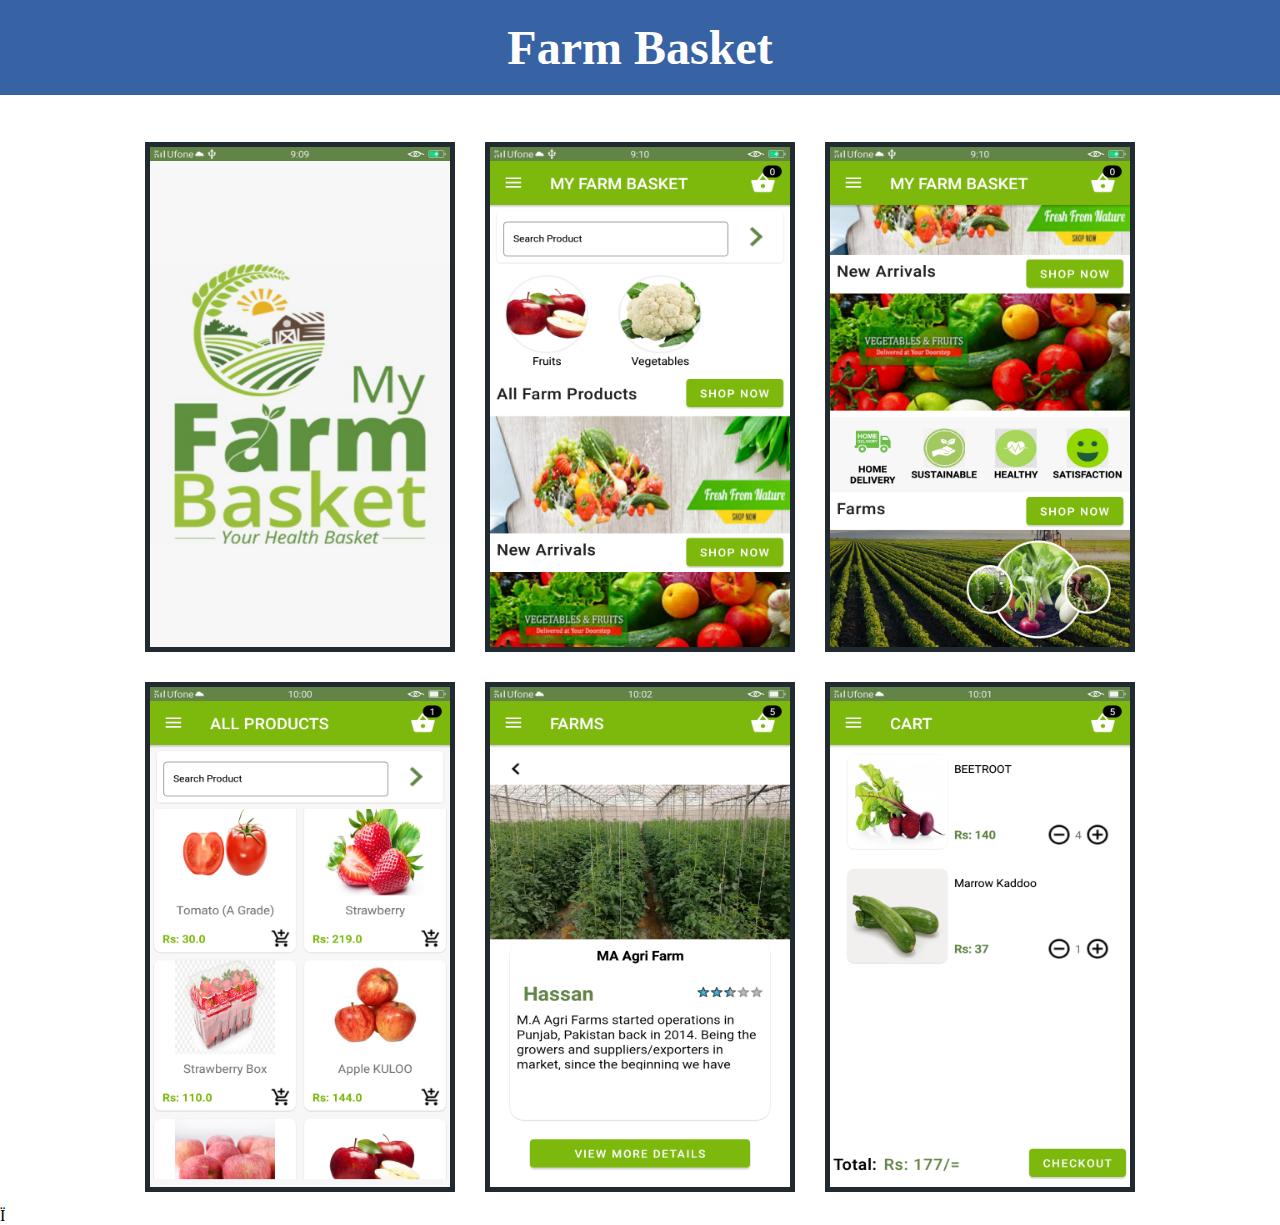
<file: farm_basket.html>
<html>
	<head>
		<title>Farm Basket</title>
		<meta charset="utf-8" />
		<meta name="viewport" content="width=device-width, initial-scale=1, user-scalable=no" />
		<link rel="stylesheet" href="assets/css/project-details.css" />
		<noscript><link rel="stylesheet" href="assets/css/project-details.css" /></noscript>
	</head>
	<body class="farm-basket-body">
        <h1>Farm Basket</h1>
        
        <div class="container">
            <img src="images/farm-basket/1.png">
            <img src="images/farm-basket/2.png">
            <img src="images/farm-basket/3.png">
            <img src="images/farm-basket/4.png">
            <img src="images/farm-basket/5.png">
            <img src="images/farm-basket/6.png">
     


        </div>
        		<!-- Scripts -->
			<script src="assets/js/jquery.min.js"></script>
			<script src="assets/js/jquery.scrollex.min.js"></script>
			<script src="assets/js/jquery.scrolly.min.js"></script>
			<script src="assets/js/browser.min.js"></script>
			<script src="assets/js/breakpoints.min.js"></script>
			<script src="assets/js/util.js"></script>
			<script src="assets/js/main.js"></script>

	</body>
</html>Ï
</file>
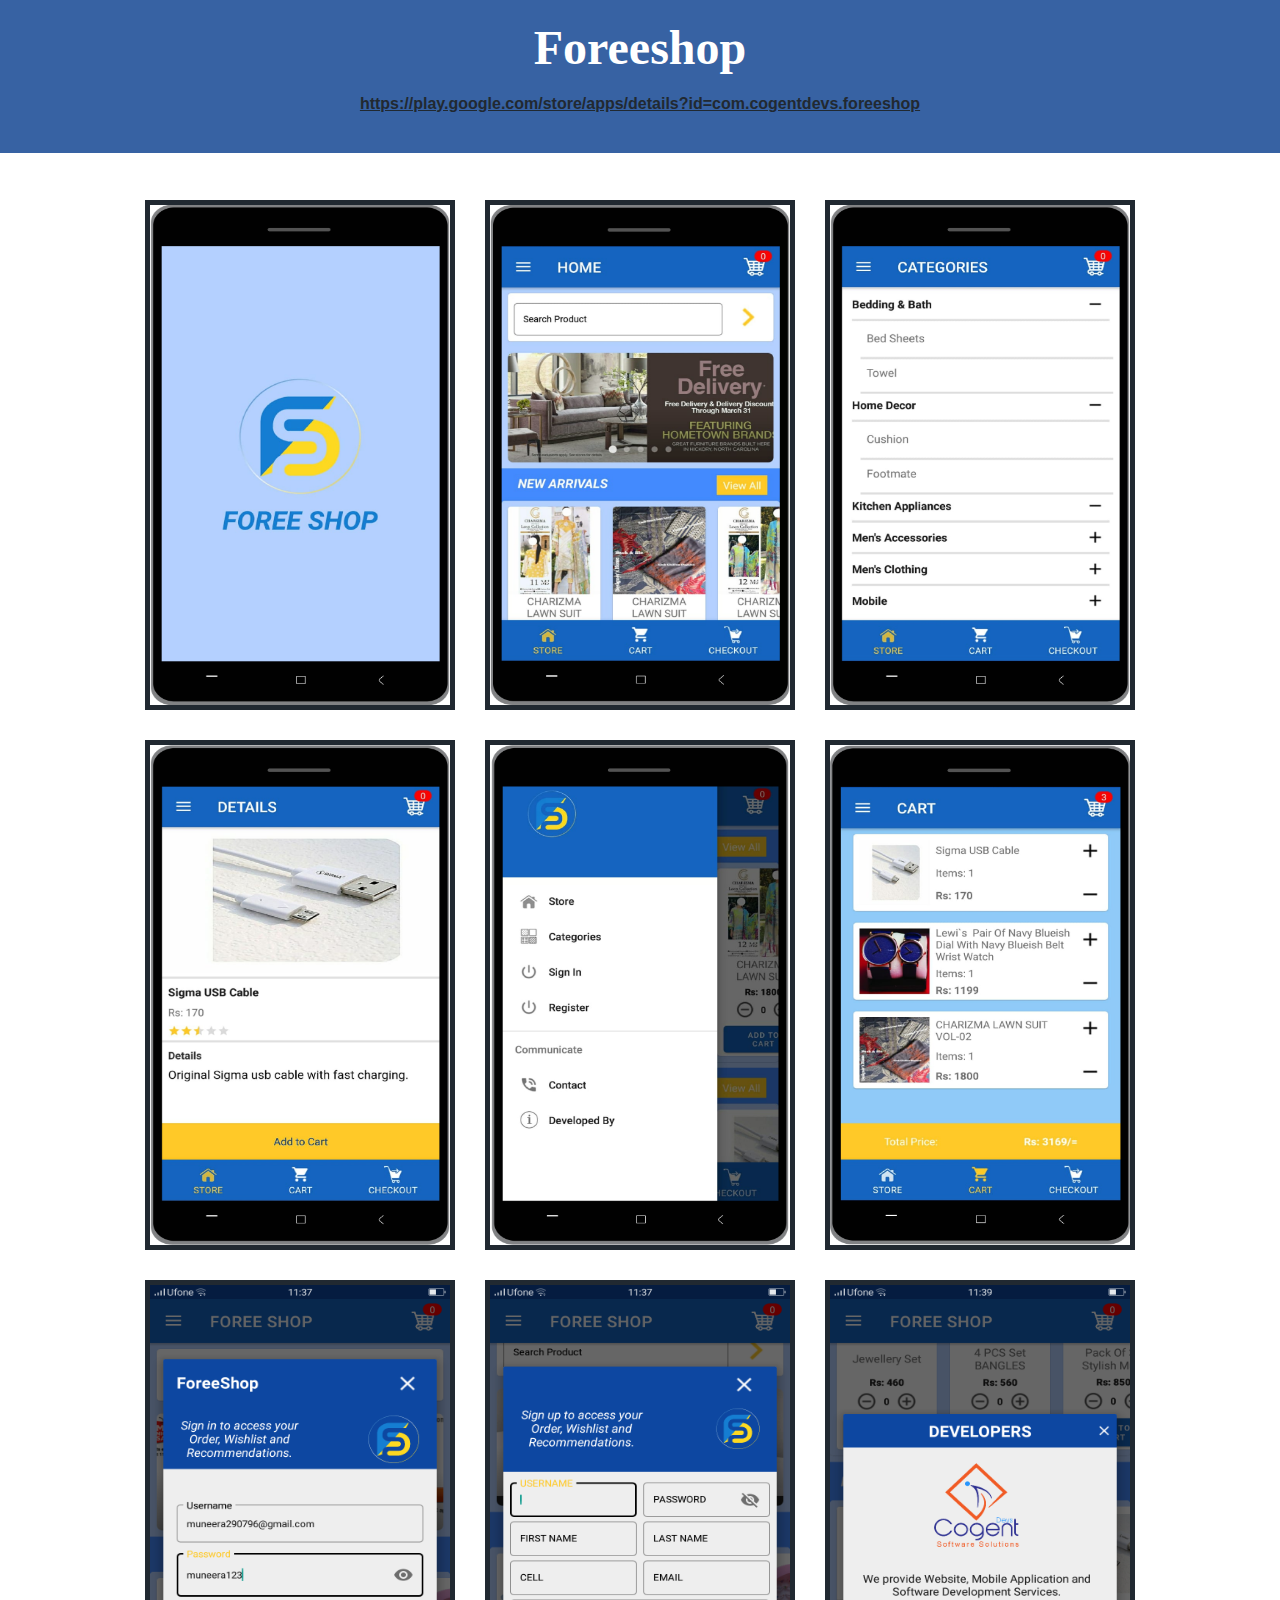
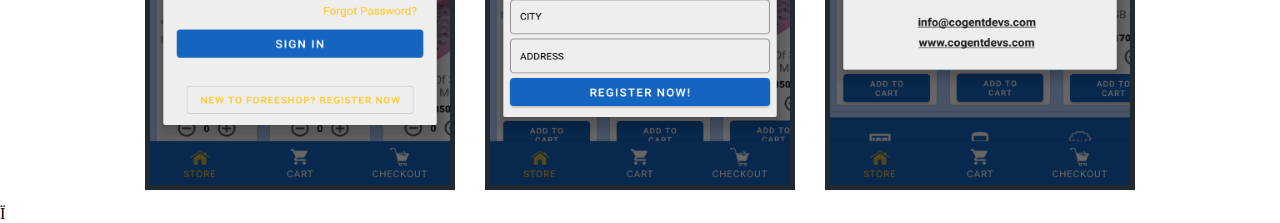
<file: foreeshop.html>
<html>
	<head>
		<title>Foreeshop</title>
		<meta charset="utf-8" />
		<meta name="viewport" content="width=device-width, initial-scale=1, user-scalable=no" />
		<link rel="stylesheet" href="assets/css/project-details.css" />
		<noscript><link rel="stylesheet" href="assets/css/project-details.css" /></noscript>
	</head>
	<body class="foreeshop-body">
        <h1>Foreeshop <a class="links" href="https://play.google.com/store/apps/details?id=com.cogentdevs.foreeshop" target="_blank">https://play.google.com/store/apps/details?id=com.cogentdevs.foreeshop</a>
        </h1>
        
        <div class="container">
            <img src="images/foreeshop/1.png">
            <img src="images/foreeshop/3.png">
            <img src="images/foreeshop/4.png">
            <img src="images/foreeshop/5.png">
            <img src="images/foreeshop/2.png">
            <img src="images/foreeshop/6.png">
            <img src="images/foreeshop/7.png">
            <img src="images/foreeshop/8.png">
			<img src="images/foreeshop/9.png">


        </div>
        		<!-- Scripts -->
			<script src="assets/js/jquery.min.js"></script>
			<script src="assets/js/jquery.scrollex.min.js"></script>
			<script src="assets/js/jquery.scrolly.min.js"></script>
			<script src="assets/js/browser.min.js"></script>
			<script src="assets/js/breakpoints.min.js"></script>
			<script src="assets/js/util.js"></script>
			<script src="assets/js/main.js"></script>

	</body>
</html>Ï
</file>
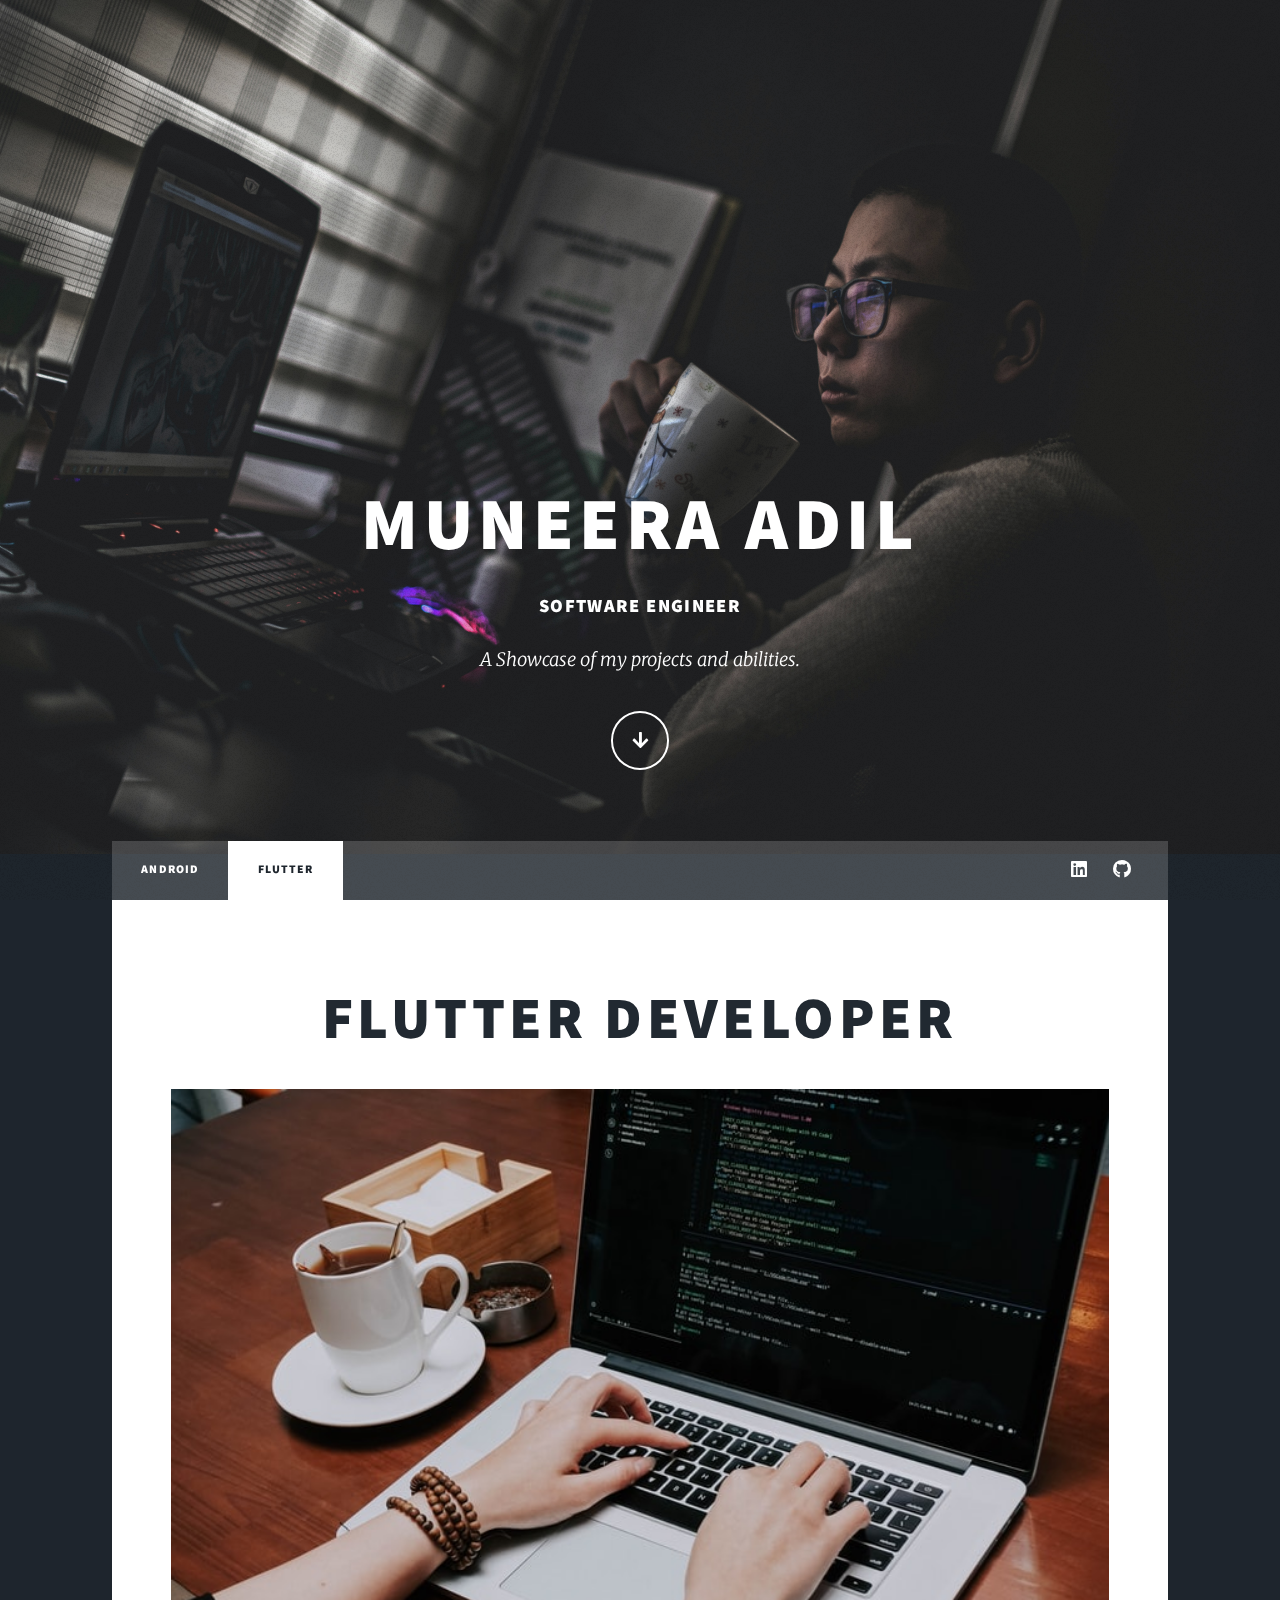
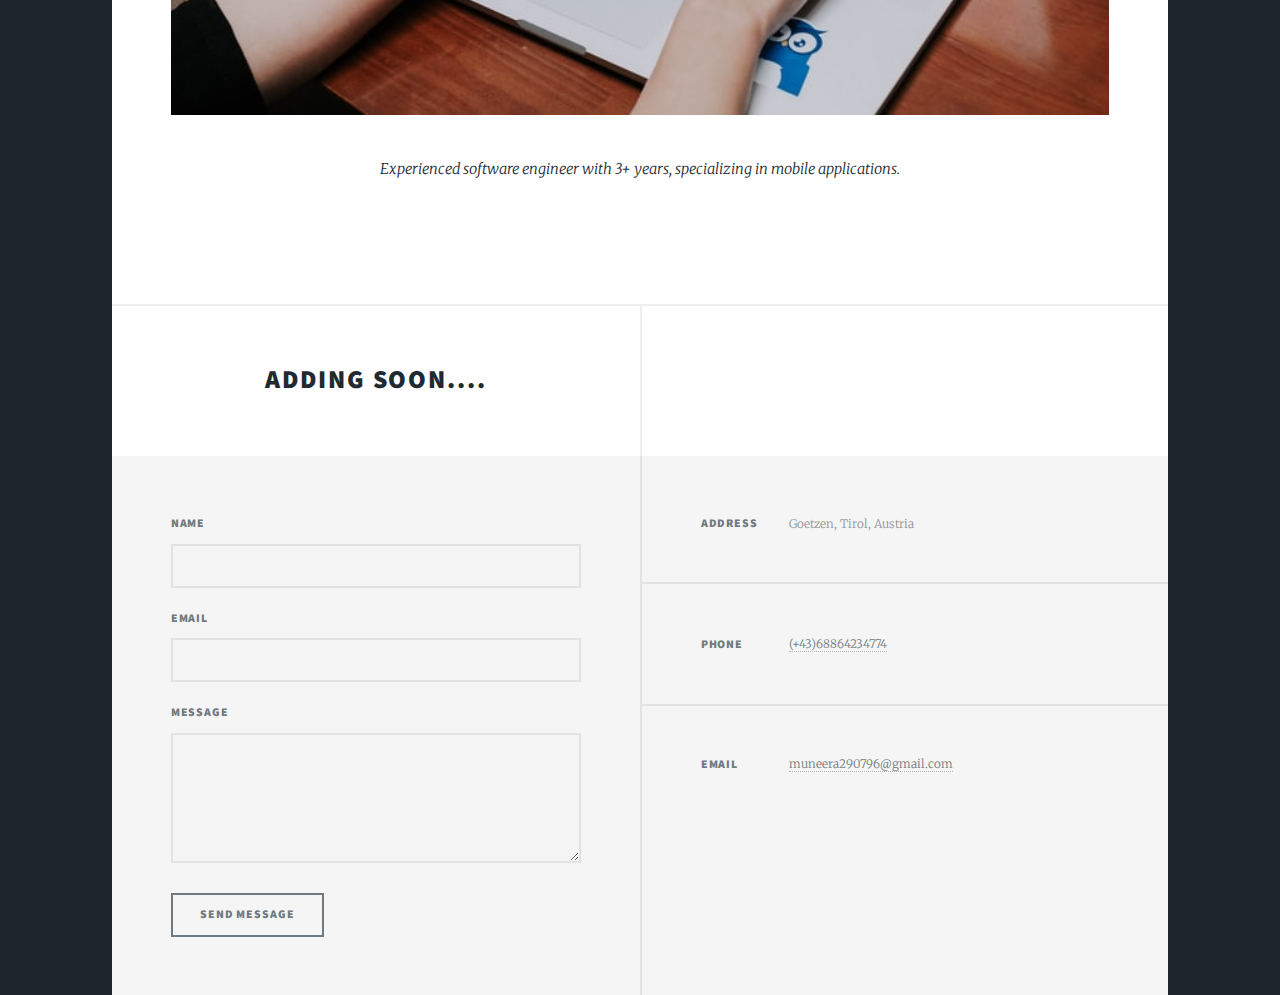
<file: generic.html>
<!DOCTYPE HTML>
<!--
	Massively by HTML5 UP
	html5up.net | @ajlkn
	Free for personal and commercial use under the CCA 3.0 license (html5up.net/license)
-->
<html>
	<head>
		<title>Muneera</title>
		<meta charset="utf-8" />
		<meta name="viewport" content="width=device-width, initial-scale=1, user-scalable=no" />
		<link rel="stylesheet" href="assets/css/main.css" />
		<noscript><link rel="stylesheet" href="assets/css/noscript.css" /></noscript>
	</head>
	<body class="is-preload">

		<!-- Wrapper -->
			<div id="wrapper" class="fade-in">

				<!-- Intro -->
					<div id="intro">
						<h1>Muneera Adil<br />
					</h1>
					<h3>Software Engineer<br />
					</h3>
						<p>A Showcase of my projects and abilities.</p>
						<ul class="actions">
							<li><a href="Resume/Resume.pdf" target="_blank" class="button icon solid solo fa-arrow-down scrolly">Continue</a></li>
						</ul>
					</div>

				<!-- Header -->
					<header id="header">
						<a href="Resume/Resume.pdf" target="_blank" class="logo">Resume</a>
					</header>

				<!-- Nav -->
					<nav id="nav">
						<ul class="links">
							<li><a href="index.html">Android</a></li>
							<li class="active"><a href="generic.html">Flutter</a></li>

						</ul>
						<ul class="icons">
							<li><a href="https://www.linkedin.com/in/muneera-adil-389623168" target="_blank" class="icon brands fa-linkedin"><span class="label">Linkedin</span></a></li>
							<li><a href="https://github.com/Muneera1996" target="_blank" class="icon brands fa-github"><span class="label">GitHub</span></a></li>
						</ul>
					</nav>

				<!-- Main -->
					<div id="main">

						<!-- Featured Post -->
							<article class="post featured">
								<header class="major">
									
									<h2><a href="#">Flutter Developer<br />
								</a></h2>
								<a href="#" class="image fit"><img src="images/code_bg.jpg" alt="" /></a>
									<p>
										Experienced software engineer with 3+ years, specializing in mobile applications.
									    </p>
								</header>
								
							</article>

						<!-- Posts -->
							<section class="posts">
								<article>
									<h2>Adding Soon....</h2>
									
								</article>
								<article>
								
							</section>

						<!-- Footer -->
							<!-- <footer>
								<div class="pagination">
									<a href="#" class="previous">Prev</a>
									<a href="#" class="page active">1</a>
									<a href="#" class="page">2</a>
									<a href="#" class="page">3</a>
									<span class="extra">&hellip;</span>
									<a href="#" class="page">8</a>
									<a href="#" class="page">9</a>
									<a href="#" class="page">10</a>
									<a href="#" class="next">Next</a>
								</div>
							</footer> -->

					</div>

				<!-- Footer -->
					<footer id="footer">
						<section>
							<form method="post" action="#">
								<div class="fields">
									<div class="field">
										<label for="name">Name</label>
										<input type="text" name="name" id="name" />
									</div>
									<div class="field">
										<label for="email">Email</label>
										<input type="text" name="email" id="email" />
									</div>
									<div class="field">
										<label for="message">Message</label>
										<textarea name="message" id="message" rows="3"></textarea>
									</div>
								</div>
								<ul class="actions">
									<li><input type="submit" value="Send Message" /></li>
								</ul>
							</form>
						</section>
						<section class="split contact">
							<section class="alt">
								<h3>Address</h3>
								<p>Goetzen, Tirol, Austria
							</p>
							</section>
							<section>
								<h3>Phone</h3>
								<p><a href="#">(+43)68864234774</a></p>
							</section>
							<section>
								<h3>Email</h3>
								<p><a href="#">muneera290796@gmail.com</a></p>
							</section>
						
						</section>
					</footer>

				

			</div>

		<!-- Scripts -->
			<script src="assets/js/jquery.min.js"></script>
			<script src="assets/js/jquery.scrollex.min.js"></script>
			<script src="assets/js/jquery.scrolly.min.js"></script>
			<script src="assets/js/browser.min.js"></script>
			<script src="assets/js/breakpoints.min.js"></script>
			<script src="assets/js/util.js"></script>
			<script src="assets/js/main.js"></script>

	</body>
</html>
</file>
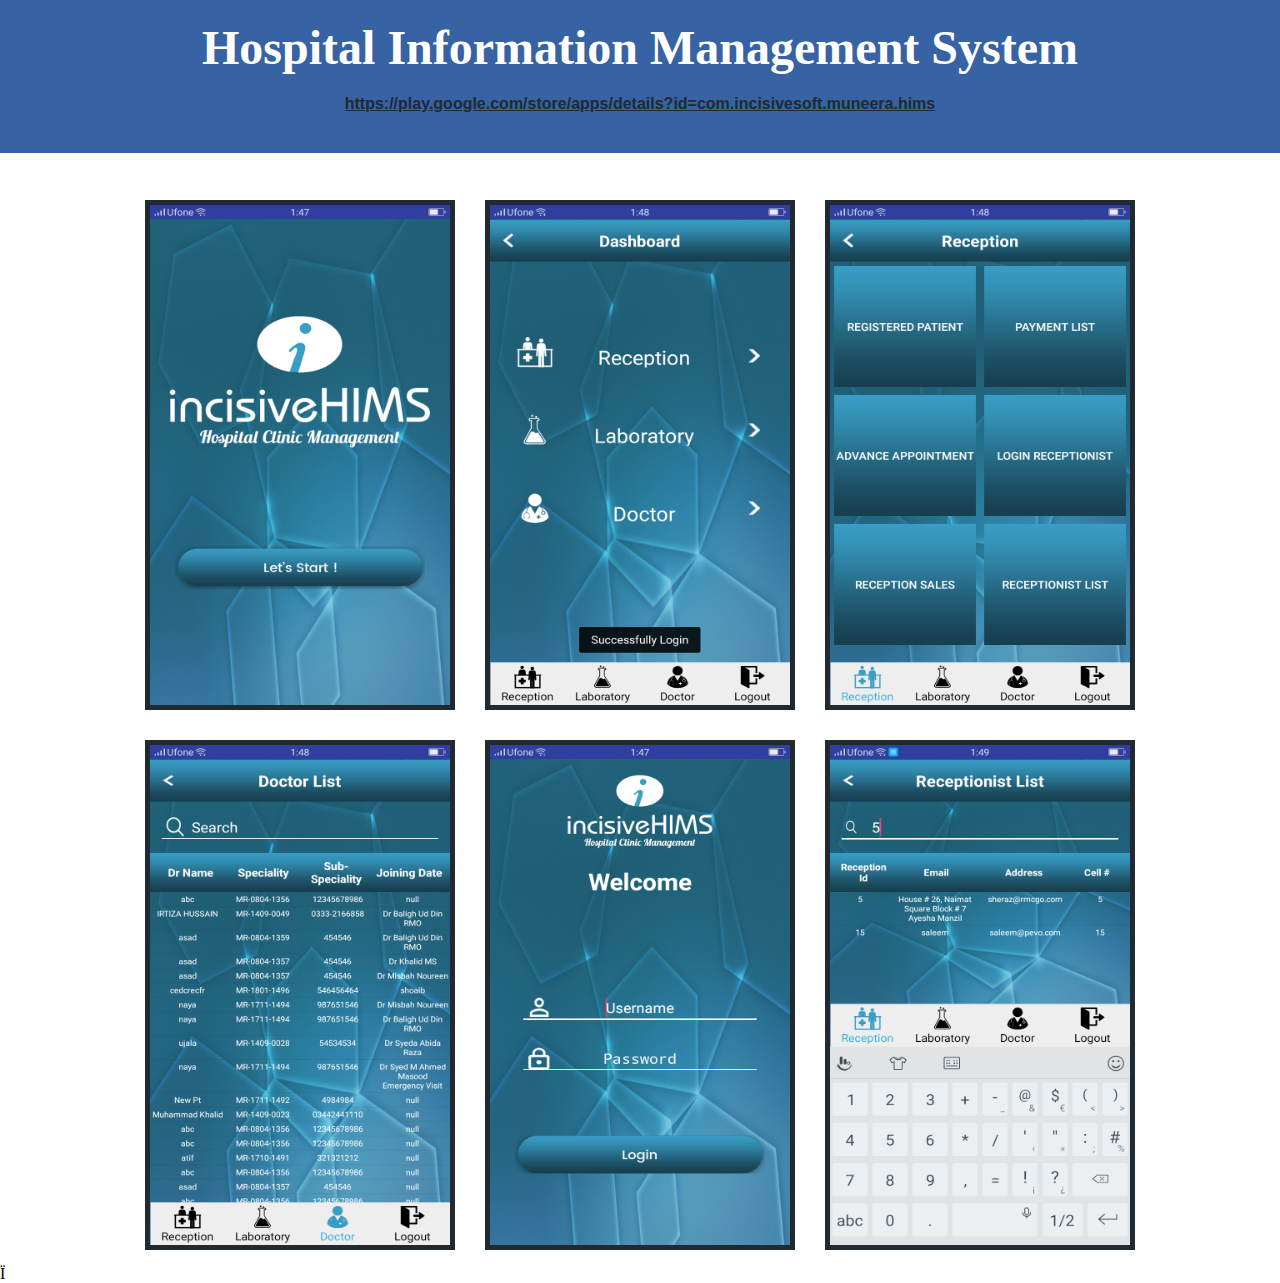
<file: hims.html>
<html>
	<head>
		<title>HIMS</title>
		<meta charset="utf-8" />
		<meta name="viewport" content="width=device-width, initial-scale=1, user-scalable=no" />
		<link rel="stylesheet" href="assets/css/project-details.css" />
		<noscript><link rel="stylesheet" href="assets/css/project-details.css" /></noscript>
	</head>
	<body class="hims-body">
        <h1>Hospital Information Management System <a class="links" href="https://play.google.com/store/apps/details?id=com.incisivesoft.muneera.hims" target="_blank">https://play.google.com/store/apps/details?id=com.incisivesoft.muneera.hims</a>
        </h1>
        
        <div class="container">
            <img src="images/hims/1.png">
            <img src="images/hims/3.png">
            <img src="images/hims/4.png">
            <img src="images/hims/5.png">
            <img src="images/hims/2.png">
            <img src="images/hims/6.png">
     


        </div>
        		<!-- Scripts -->
			<script src="assets/js/jquery.min.js"></script>
			<script src="assets/js/jquery.scrollex.min.js"></script>
			<script src="assets/js/jquery.scrolly.min.js"></script>
			<script src="assets/js/browser.min.js"></script>
			<script src="assets/js/breakpoints.min.js"></script>
			<script src="assets/js/util.js"></script>
			<script src="assets/js/main.js"></script>

	</body>
</html>Ï
</file>
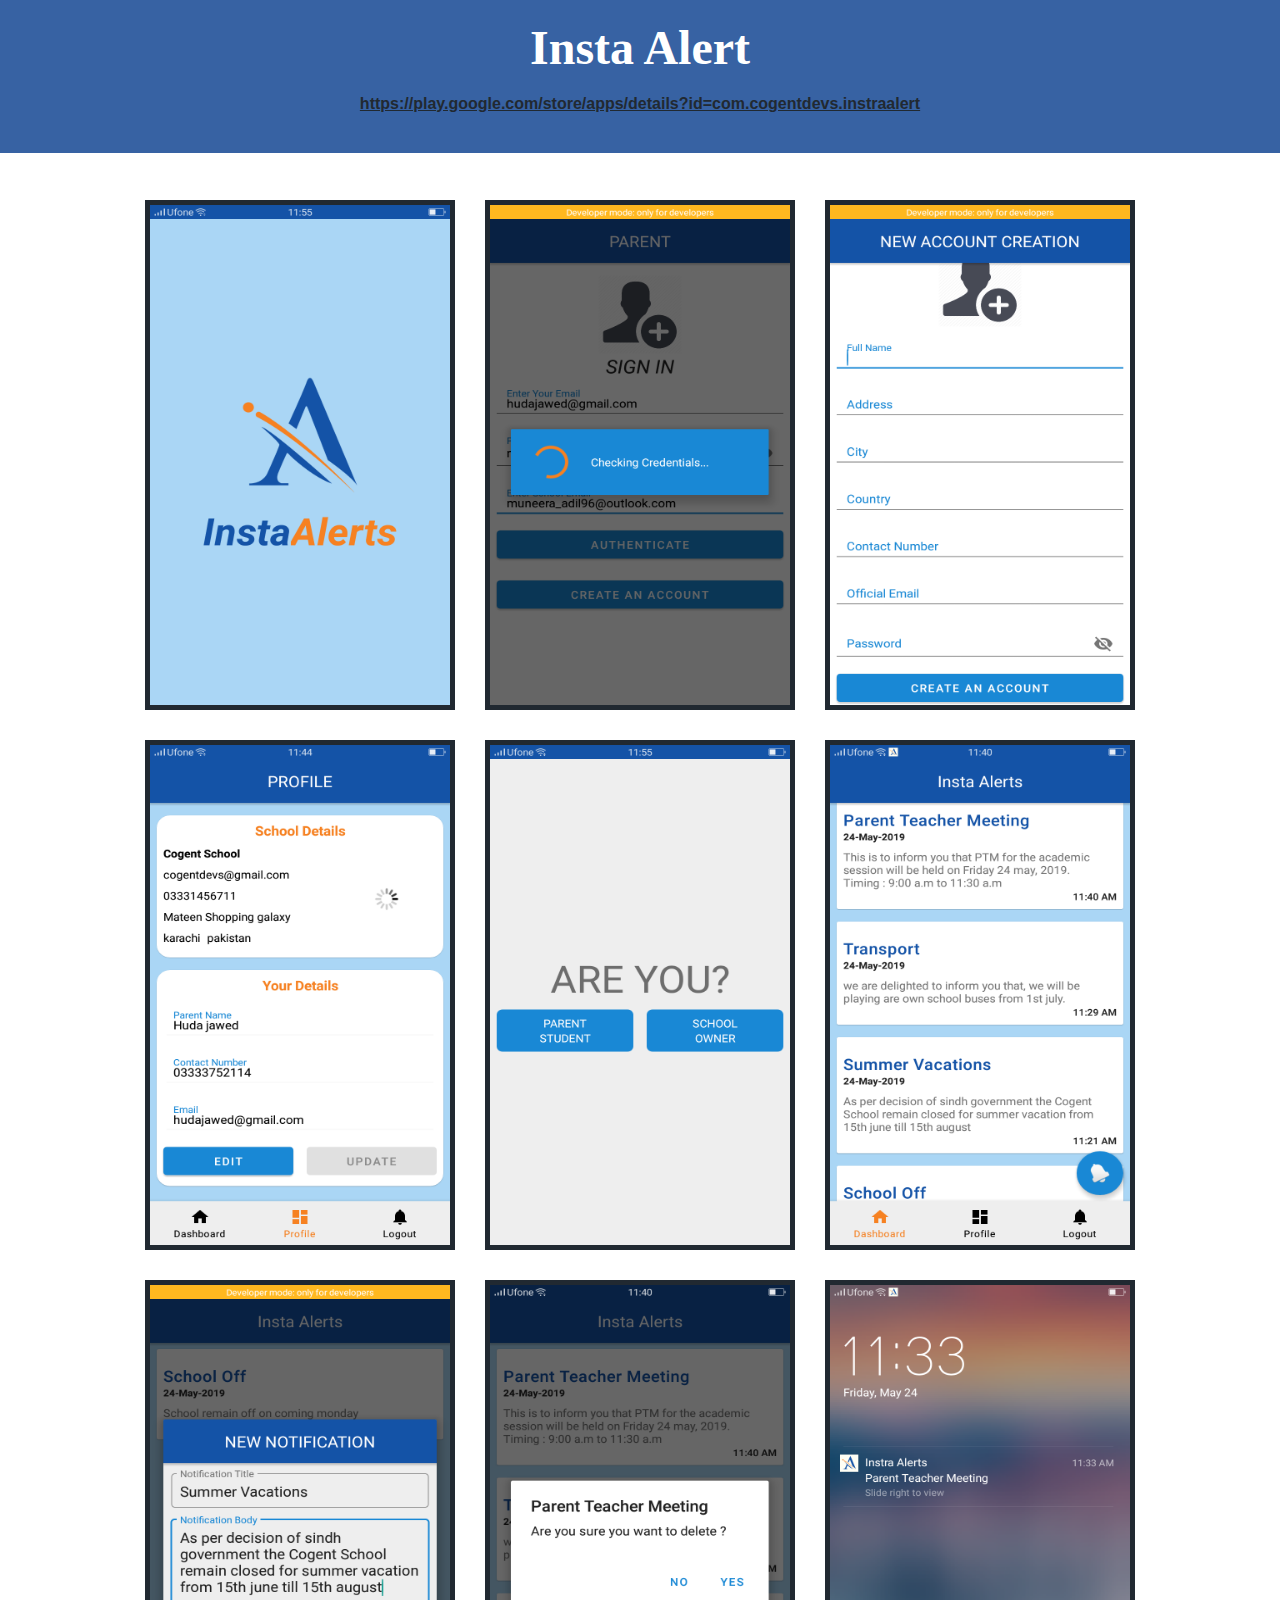
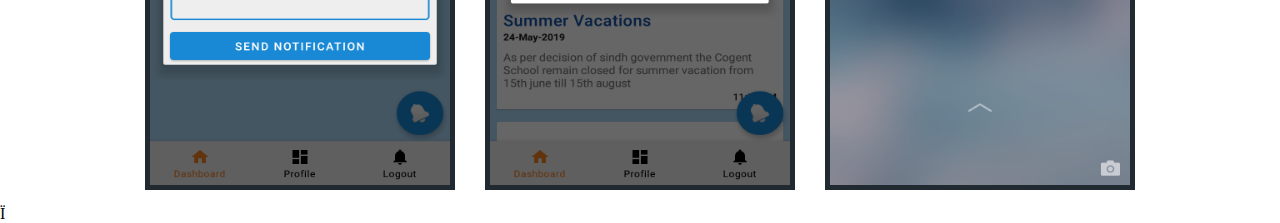
<file: insta-alert.html>
<html>
	<head>
		<title>Insta Alert</title>
		<meta charset="utf-8" />
		<meta name="viewport" content="width=device-width, initial-scale=1, user-scalable=no" />
		<link rel="stylesheet" href="assets/css/project-details.css" />
		<noscript><link rel="stylesheet" href="assets/css/project-details.css" /></noscript>
	</head>
	<body class="insta-alert-body">
        <h1>Insta Alert <a class="links" href="https://play.google.com/store/apps/details?id=com.cogentdevs.instraalert" target="_blank">https://play.google.com/store/apps/details?id=com.cogentdevs.instraalert</a>
        </h1>
        
        <div class="container">
            <img src="images/insta-alert/Screenshot_1.png">
            <img src="images/insta-alert/Screenshot_3.png">
            <img src="images/insta-alert/Screenshot_4.png">
            <img src="images/insta-alert/Screenshot_5.png">
            <img src="images/insta-alert/Screenshot_2.png">
            <img src="images/insta-alert/Screenshot_6.png">
            <img src="images/insta-alert/Screenshot_7.png">
            <img src="images/insta-alert/Screenshot_8.png">
			<img src="images/insta-alert/Screenshot_9.png">


        </div>
        		<!-- Scripts -->
			<script src="assets/js/jquery.min.js"></script>
			<script src="assets/js/jquery.scrollex.min.js"></script>
			<script src="assets/js/jquery.scrolly.min.js"></script>
			<script src="assets/js/browser.min.js"></script>
			<script src="assets/js/breakpoints.min.js"></script>
			<script src="assets/js/util.js"></script>
			<script src="assets/js/main.js"></script>

	</body>
</html>Ï
</file>
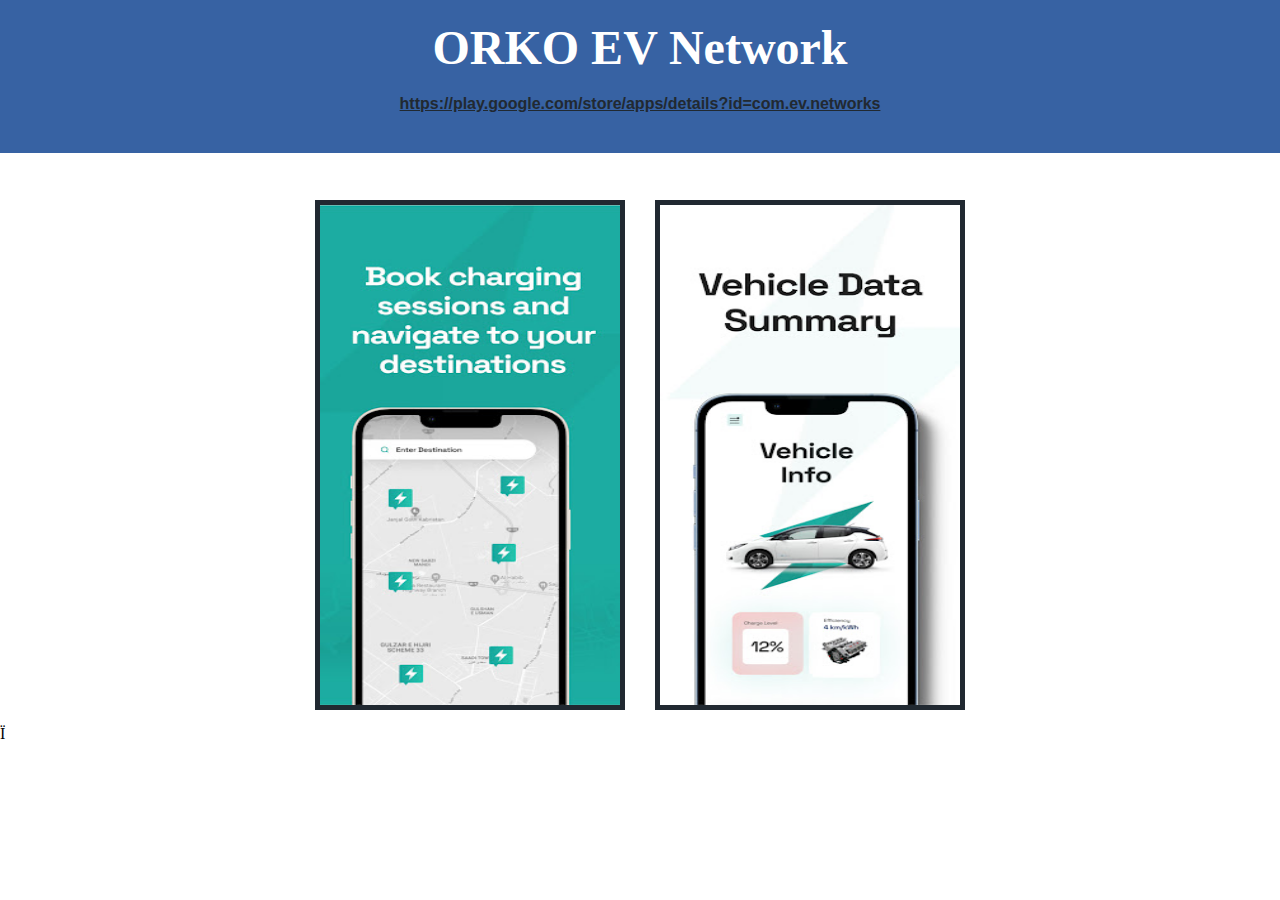
<file: orko.html>
<html>
	<head>
		<title>Zofeur</title>
		<meta charset="utf-8" />
		<meta name="viewport" content="width=device-width, initial-scale=1, user-scalable=no" />
		<link rel="stylesheet" href="assets/css/project-details.css" />
		<noscript><link rel="stylesheet" href="assets/css/project-details.css" /></noscript>
	</head>
	<body class="pzofeur-body">
        <h1>ORKO EV Network <a class="links" href="https://play.google.com/store/apps/details?id=com.ev.networks" target="_blank">
            https://play.google.com/store/apps/details?id=com.ev.networks</a>
        </h1>
        
        <div class="container">
            <img src="images/orko/1.jpeg">
            <img src="images/orko/2.jpeg">
        

        </div>
        		<!-- Scripts -->
			<script src="assets/js/jquery.min.js"></script>
			<script src="assets/js/jquery.scrollex.min.js"></script>
			<script src="assets/js/jquery.scrolly.min.js"></script>
			<script src="assets/js/browser.min.js"></script>
			<script src="assets/js/breakpoints.min.js"></script>
			<script src="assets/js/util.js"></script>
			<script src="assets/js/main.js"></script>

	</body>
</html>Ï
</file>
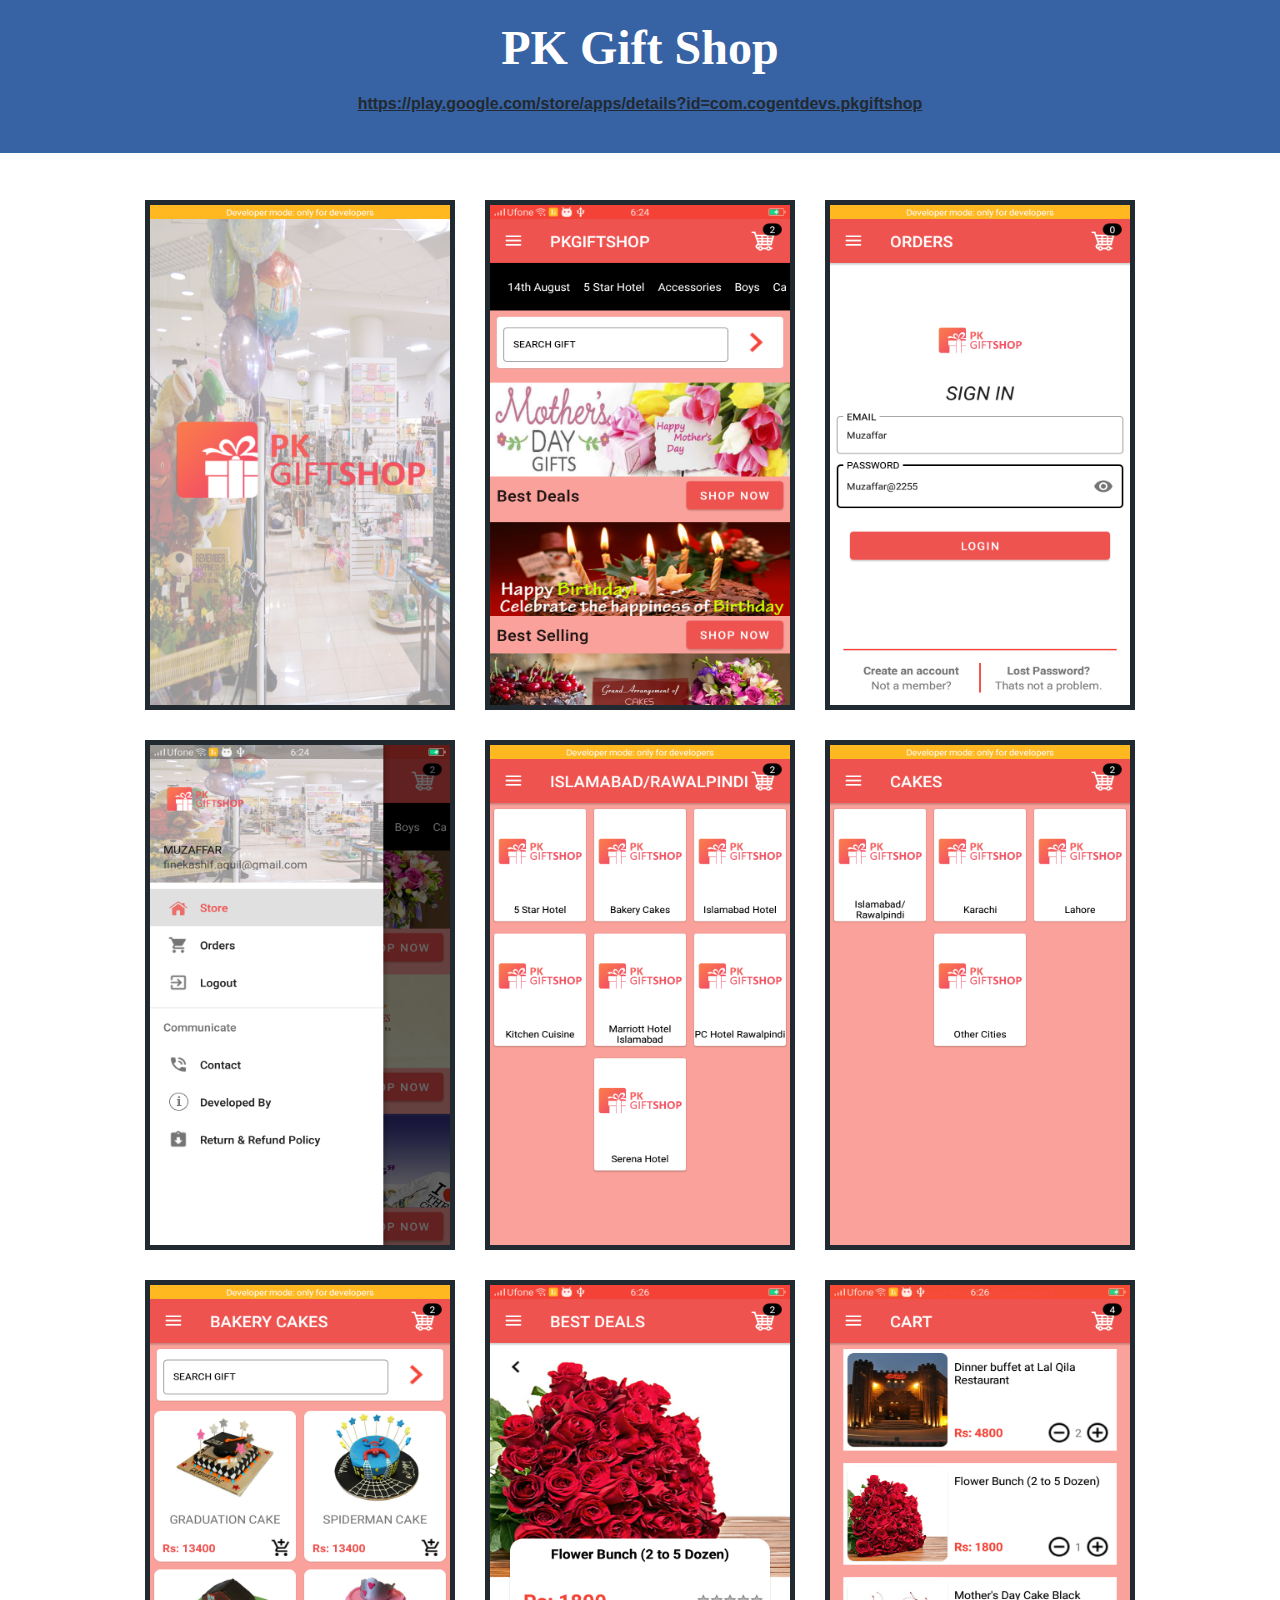
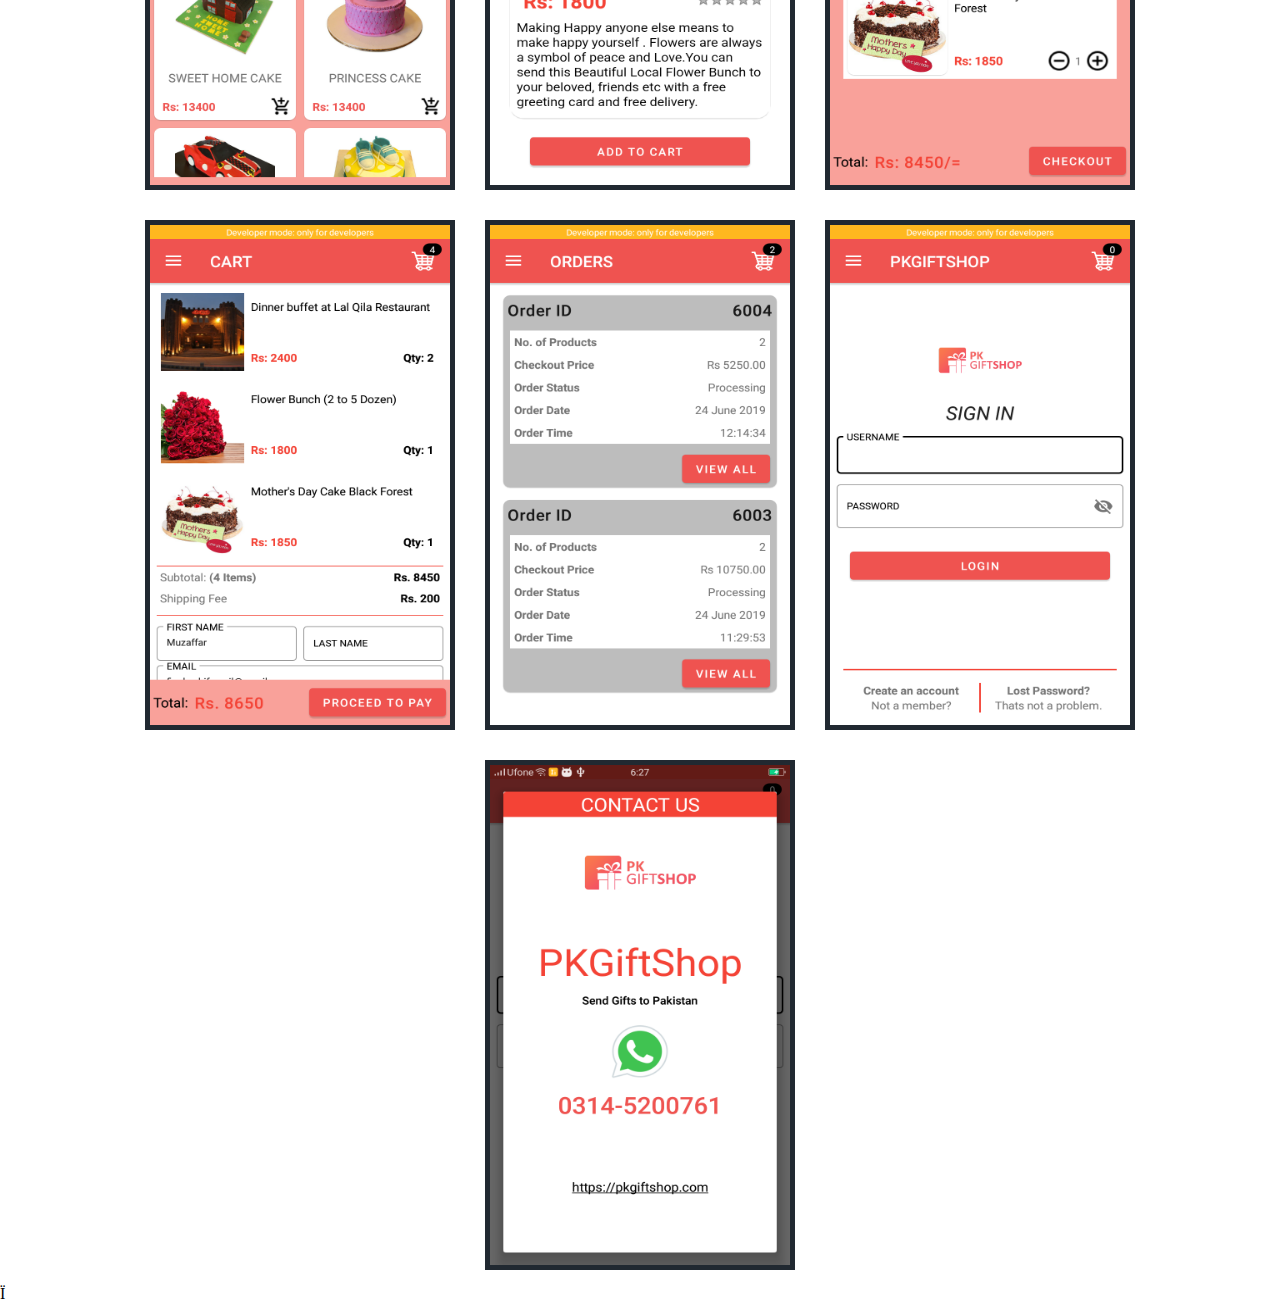
<file: pk-gift-shop.html>
<html>
	<head>
		<title>PK GiftShop</title>
		<meta charset="utf-8" />
		<meta name="viewport" content="width=device-width, initial-scale=1, user-scalable=no" />
		<link rel="stylesheet" href="assets/css/project-details.css" />
		<noscript><link rel="stylesheet" href="assets/css/project-details.css" /></noscript>
	</head>
	<body class="pk-gift-shop-body">
        <h1>PK Gift Shop <a class="links" href="https://play.google.com/store/apps/details?id=com.cogentdevs.pkgiftshop" target="_blank">https://play.google.com/store/apps/details?id=com.cogentdevs.pkgiftshop</a>
        </h1>
        
        <div class="container">
            <img src="images/Pk-gift-shop/Screenshot_1.png">
            <img src="images/Pk-gift-shop/Screenshot_3.png">
            <img src="images/Pk-gift-shop/Screenshot_4.png">
            <img src="images/Pk-gift-shop/Screenshot_5.png">
            <img src="images/Pk-gift-shop/Screenshot_2.png">
            <img src="images/Pk-gift-shop/Screenshot_6.png">
            <img src="images/Pk-gift-shop/Screenshot_7.png">
            <img src="images/Pk-gift-shop/Screenshot_8.png">
			<img src="images/Pk-gift-shop/Screenshot_9.png">
            <img src="images/Pk-gift-shop/Screenshot_10.png">
			<img src="images/Pk-gift-shop/Screenshot_11.png">
			<img src="images/Pk-gift-shop/Screenshot_12.png">
            <img src="images/Pk-gift-shop/Screenshot_13.png">

        </div>
        		<!-- Scripts -->
			<script src="assets/js/jquery.min.js"></script>
			<script src="assets/js/jquery.scrollex.min.js"></script>
			<script src="assets/js/jquery.scrolly.min.js"></script>
			<script src="assets/js/browser.min.js"></script>
			<script src="assets/js/breakpoints.min.js"></script>
			<script src="assets/js/util.js"></script>
			<script src="assets/js/main.js"></script>

	</body>
</html>Ï
</file>
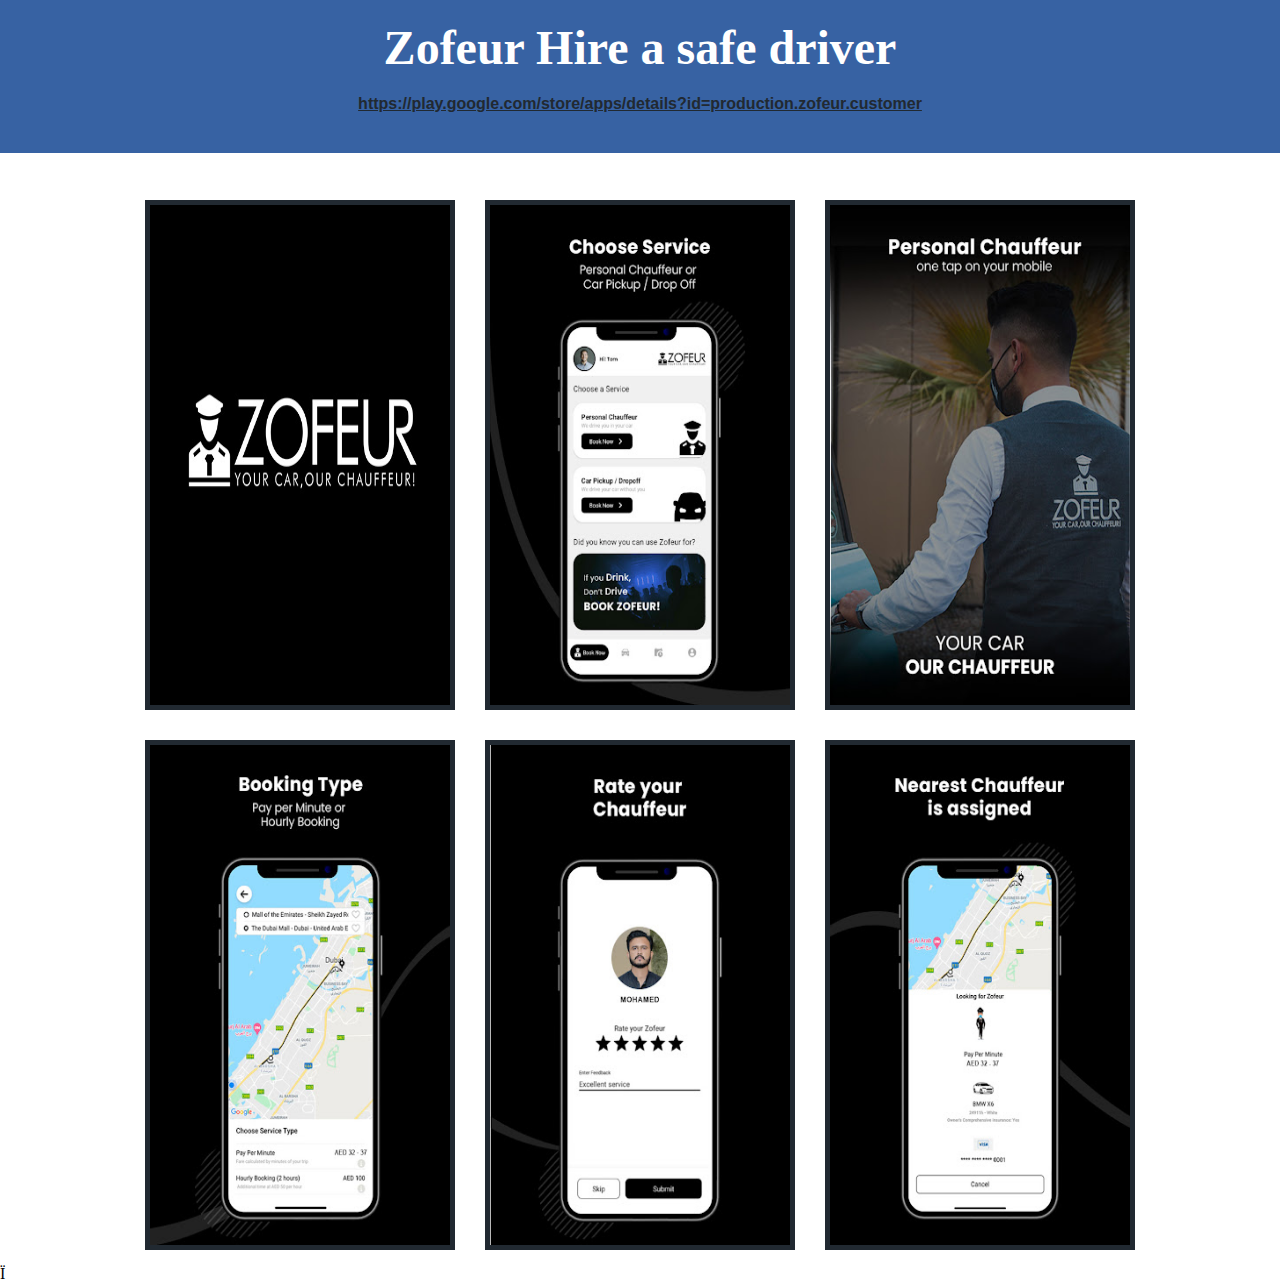
<file: zofeur.html>
<html>
	<head>
		<title>Zofeur</title>
		<meta charset="utf-8" />
		<meta name="viewport" content="width=device-width, initial-scale=1, user-scalable=no" />
		<link rel="stylesheet" href="assets/css/project-details.css" />
		<noscript><link rel="stylesheet" href="assets/css/project-details.css" /></noscript>
	</head>
	<body class="pzofeur-body">
        <h1>Zofeur Hire a safe driver <a class="links" href="https://play.google.com/store/apps/details?id=production.zofeur.customer" target="_blank">
            https://play.google.com/store/apps/details?id=production.zofeur.customer</a>
        </h1>
        
        <div class="container">
            <img src="images/zofeur/1.jpeg">
            <img src="images/zofeur/2.jpeg">
            <img src="images/zofeur/3.jpeg">
            <img src="images/zofeur/4.jpeg">
            <img src="images/zofeur/5.jpeg">
            <img src="images/zofeur/6.jpeg">


        </div>
        		<!-- Scripts -->
			<script src="assets/js/jquery.min.js"></script>
			<script src="assets/js/jquery.scrollex.min.js"></script>
			<script src="assets/js/jquery.scrolly.min.js"></script>
			<script src="assets/js/browser.min.js"></script>
			<script src="assets/js/breakpoints.min.js"></script>
			<script src="assets/js/util.js"></script>
			<script src="assets/js/main.js"></script>

	</body>
</html>Ï
</file>
<file: assets/css/project-details.css>
body {
	margin: 0;
	padding: 0;
}

h1 {
	font-family: fantasy;
	font-size: 3em;
	text-align: center;
	background: #3762a3;
	color: #ffffff;
	padding: 20px 0;
	margin-top: 0;
}

.links{
	font-family: sans-serif;
    font-size: medium;
    text-align: center;
    background: #3762a3;
    color: #212931;
    padding: 20px 0;
    margin-top: 0;
	display: block;

}
.container {
	display: flex;
	flex-wrap: wrap;
	justify-content: center;
}

img {
	width: 300px;
	height: 500px;
	margin: 15px;
	transition: transform 1s;
	border: 5px solid #212931;
}

img:hover {
	transform: scale(1.1);
}
</file>
<file: assets/css/main.css>
@import url(fontawesome-all.min.css);
@import url("https://fonts.googleapis.com/css?family=Merriweather:300,700,300italic,700italic|Source+Sans+Pro:900");

/*
	Massively by HTML5 UP
	html5up.net | @ajlkn
	Free for personal and commercial use under the CCA 3.0 license (html5up.net/license)
*/

html, body, div, span, applet, object,
iframe, h1, h2, h3, h4, h5, h6, p, blockquote,
pre, a, abbr, acronym, address, big, cite,
code, del, dfn, em, img, ins, kbd, q, s, samp,
small, strike, strong, sub, sup, tt, var, b,
u, i, center, dl, dt, dd, ol, ul, li, fieldset,
form, label, legend, table, caption, tbody,
tfoot, thead, tr, th, td, article, aside,
canvas, details, embed, figure, figcaption,
footer, header, hgroup, menu, nav, output, ruby,
section, summary, time, mark, audio, video {
	margin: 0;
	padding: 0;
	border: 0;
	font-size: 100%;
	font: inherit;
	vertical-align: baseline;}

article, aside, details, figcaption, figure,
footer, header, hgroup, menu, nav, section {
	display: block;}

body {
	line-height: 1;
}

ol, ul {
	list-style: none;
}

blockquote, q {
	quotes: none;
}

	blockquote:before, blockquote:after, q:before, q:after {
		content: '';
		content: none;
	}

table {
	border-collapse: collapse;
	border-spacing: 0;
}

body {
	-webkit-text-size-adjust: none;
}

mark {
	background-color: transparent;
	color: inherit;
}

input::-moz-focus-inner {
	border: 0;
	padding: 0;
}

input, select, textarea {
	-moz-appearance: none;
	-webkit-appearance: none;
	-ms-appearance: none;
	appearance: none;
}

/* Basic */

	@-ms-viewport {
		width: device-width;
	}

	body {
		-ms-overflow-style: scrollbar;
	}

	@media screen and (max-width: 480px) {

		html, body {
			min-width: 320px;
		}

	}

	html {
		box-sizing: border-box;
	}

	*, *:before, *:after {
		box-sizing: inherit;
	}

	body {
		background-color: #1e252d;
	}

		body.is-preload *, body.is-preload *:before, body.is-preload *:after {
			-moz-animation: none !important;
			-webkit-animation: none !important;
			-ms-animation: none !important;
			animation: none !important;
			-moz-transition: none !important;
			-webkit-transition: none !important;
			-ms-transition: none !important;
			transition: none !important;
		}

/* Type */

	html {
		font-size: 16pt;
	}

		@media screen and (max-width: 1680px) {

			html {
				font-size: 12pt;
			}

		}

		@media screen and (max-width: 1280px) {

			html {
				font-size: 11pt;
			}

		}

		@media screen and (max-width: 360px) {

			html {
				font-size: 10pt;
			}

		}

	body {
		color: #212931;
	}

	body, input, select, textarea {
		font-family: "Merriweather", Georgia, serif;
		font-weight: 300;
		font-size: 1rem;
		line-height: 2.375;
	}

	a {
		-moz-transition: color 0.2s ease-in-out, background-color 0.2s ease-in-out, border-color 0.2s ease-in-out, box-shadow 0.2s ease-in-out;
		-webkit-transition: color 0.2s ease-in-out, background-color 0.2s ease-in-out, border-color 0.2s ease-in-out, box-shadow 0.2s ease-in-out;
		-ms-transition: color 0.2s ease-in-out, background-color 0.2s ease-in-out, border-color 0.2s ease-in-out, box-shadow 0.2s ease-in-out;
		transition: color 0.2s ease-in-out, background-color 0.2s ease-in-out, border-color 0.2s ease-in-out, box-shadow 0.2s ease-in-out;
		border-bottom: dotted 1px;
		text-decoration: none;
	}

		a:hover {
			border-bottom-color: transparent;
		}

	strong, b {
		font-weight: 600;
	}

	em, i {
		font-style: italic;
	}

	p {
		text-align: justify;
		margin: 0 0 2rem 0;
	}

	h1, h2, h3, h4, h5, h6 {
		font-family: "Source Sans Pro", Helvetica, sans-serif;
		font-weight: 900;
		line-height: 1.5;
		letter-spacing: 0.075em;
		text-transform: uppercase;
		margin: 0 0 1rem 0;
	}

		h1 a, h2 a, h3 a, h4 a, h5 a, h6 a {
			border-bottom: 0;
			color: inherit;
			text-decoration: none;
		}

	h1 {
		font-size: 4rem;
		line-height: 1.1;
		margin: 0 0 2rem 0;
	}

	h2 {
		font-size: 1.75rem;
		line-height: 1.3;
		margin: 0 0 1.5rem 0;
	}

	h3 {
		font-size: 1.25rem;
		margin: 0 0 1.5rem 0;
	}

	h4 {
		font-size: 1rem;
	}

	h5 {
		font-size: 0.9rem;
	}

	h6 {
		font-size: 0.8rem;
	}

	sub {
		font-size: 0.8rem;
		position: relative;
		top: 0.5rem;
	}

	sup {
		font-size: 0.8rem;
		position: relative;
		top: -0.5rem;
	}

	blockquote {
		border-left: solid 4px;
		font-style: italic;
		margin: 0 0 2rem 0;
		padding: 0.5rem 0 0.5rem 2rem;
	}

	code {
		border: solid 2px;
		font-family: "Courier New", monospace;
		font-size: 0.9rem;
		margin: 0 0.25rem;
		padding: 0.25rem 0.65rem;
	}

	pre {
		-webkit-overflow-scrolling: touch;
		font-family: "Courier New", monospace;
		font-size: 0.9rem;
		margin: 0 0 2rem 0;
	}

		pre code {
			display: block;
			line-height: 1.75;
			padding: 1rem 1.5rem;
			overflow-x: auto;
		}

	hr {
		border: 0;
		border-bottom: solid 2px;
		margin: 3rem 0;
	}

		hr.major {
			margin: 5rem 0;
		}

	.align-left {
		text-align: left;
	}

	.align-center {
		text-align: center;
	}

	.align-right {
		text-align: right;
	}

	input, select, textarea {
		color: #212931;
	}

	a {
		color: #212931;
		border-bottom-color: rgba(33, 41, 49, 0.5);
	}

		a:hover {
			border-bottom-color: transparent;
			color: #072655 !important;
		}

	strong, b {
		color: #212931;
	}

	h1, h2, h3, h4, h5, h6 {
		color: #212931;
	}

	blockquote {
		border-left-color: #eeeeee;
	}

	code {
		background: rgba(220, 220, 220, 0.25);
		border-color: #eeeeee;
	}

	hr {
		border-bottom-color: #eeeeee;
	}

/* Row */

	.row {
		display: flex;
		flex-wrap: wrap;
		box-sizing: border-box;
		align-items: stretch;
	}

		.row > * {
			box-sizing: border-box;
		}

		.row.gtr-uniform > * > :last-child {
			margin-bottom: 0;
		}

		.row.aln-left {
			justify-content: flex-start;
		}

		.row.aln-center {
			justify-content: center;
		}

		.row.aln-right {
			justify-content: flex-end;
		}

		.row.aln-top {
			align-items: flex-start;
		}

		.row.aln-middle {
			align-items: center;
		}

		.row.aln-bottom {
			align-items: flex-end;
		}

		.row > .imp {
			order: -1;
		}

		.row > .col-1 {
			width: 8.33333%;
		}

		.row > .off-1 {
			margin-left: 8.33333%;
		}

		.row > .col-2 {
			width: 16.66667%;
		}

		.row > .off-2 {
			margin-left: 16.66667%;
		}

		.row > .col-3 {
			width: 25%;
		}

		.row > .off-3 {
			margin-left: 25%;
		}

		.row > .col-4 {
			width: 33.33333%;
		}

		.row > .off-4 {
			margin-left: 33.33333%;
		}

		.row > .col-5 {
			width: 41.66667%;
		}

		.row > .off-5 {
			margin-left: 41.66667%;
		}

		.row > .col-6 {
			width: 50%;
		}

		.row > .off-6 {
			margin-left: 50%;
		}

		.row > .col-7 {
			width: 58.33333%;
		}

		.row > .off-7 {
			margin-left: 58.33333%;
		}

		.row > .col-8 {
			width: 66.66667%;
		}

		.row > .off-8 {
			margin-left: 66.66667%;
		}

		.row > .col-9 {
			width: 75%;
		}

		.row > .off-9 {
			margin-left: 75%;
		}

		.row > .col-10 {
			width: 83.33333%;
		}

		.row > .off-10 {
			margin-left: 83.33333%;
		}

		.row > .col-11 {
			width: 91.66667%;
		}

		.row > .off-11 {
			margin-left: 91.66667%;
		}

		.row > .col-12 {
			width: 100%;
		}

		.row > .off-12 {
			margin-left: 100%;
		}

		.row.gtr-0 {
			margin-top: 0;
			margin-left: 0rem;
		}

			.row.gtr-0 > * {
				padding: 0 0 0 0rem;
			}

			.row.gtr-0.gtr-uniform {
				margin-top: 0rem;
			}

				.row.gtr-0.gtr-uniform > * {
					padding-top: 0rem;
				}

		.row.gtr-25 {
			margin-top: 0;
			margin-left: -0.375rem;
		}

			.row.gtr-25 > * {
				padding: 0 0 0 0.375rem;
			}

			.row.gtr-25.gtr-uniform {
				margin-top: -0.375rem;
			}

				.row.gtr-25.gtr-uniform > * {
					padding-top: 0.375rem;
				}

		.row.gtr-50 {
			margin-top: 0;
			margin-left: -0.75rem;
		}

			.row.gtr-50 > * {
				padding: 0 0 0 0.75rem;
			}

			.row.gtr-50.gtr-uniform {
				margin-top: -0.75rem;
			}

				.row.gtr-50.gtr-uniform > * {
					padding-top: 0.75rem;
				}

		.row {
			margin-top: 0;
			margin-left: -1.5rem;
		}

			.row > * {
				padding: 0 0 0 1.5rem;
			}

			.row.gtr-uniform {
				margin-top: -1.5rem;
			}

				.row.gtr-uniform > * {
					padding-top: 1.5rem;
				}

		.row.gtr-150 {
			margin-top: 0;
			margin-left: -2.25rem;
		}

			.row.gtr-150 > * {
				padding: 0 0 0 2.25rem;
			}

			.row.gtr-150.gtr-uniform {
				margin-top: -2.25rem;
			}

				.row.gtr-150.gtr-uniform > * {
					padding-top: 2.25rem;
				}

		.row.gtr-200 {
			margin-top: 0;
			margin-left: -3rem;
		}

			.row.gtr-200 > * {
				padding: 0 0 0 3rem;
			}

			.row.gtr-200.gtr-uniform {
				margin-top: -3rem;
			}

				.row.gtr-200.gtr-uniform > * {
					padding-top: 3rem;
				}

		@media screen and (max-width: 1680px) {

			.row {
				display: flex;
				flex-wrap: wrap;
				box-sizing: border-box;
				align-items: stretch;
			}

				.row > * {
					box-sizing: border-box;
				}

				.row.gtr-uniform > * > :last-child {
					margin-bottom: 0;
				}

				.row.aln-left {
					justify-content: flex-start;
				}

				.row.aln-center {
					justify-content: center;
				}

				.row.aln-right {
					justify-content: flex-end;
				}

				.row.aln-top {
					align-items: flex-start;
				}

				.row.aln-middle {
					align-items: center;
				}

				.row.aln-bottom {
					align-items: flex-end;
				}

				.row > .imp-xlarge {
					order: -1;
				}

				.row > .col-1-xlarge {
					width: 8.33333%;
				}

				.row > .off-1-xlarge {
					margin-left: 8.33333%;
				}

				.row > .col-2-xlarge {
					width: 16.66667%;
				}

				.row > .off-2-xlarge {
					margin-left: 16.66667%;
				}

				.row > .col-3-xlarge {
					width: 25%;
				}

				.row > .off-3-xlarge {
					margin-left: 25%;
				}

				.row > .col-4-xlarge {
					width: 33.33333%;
				}

				.row > .off-4-xlarge {
					margin-left: 33.33333%;
				}

				.row > .col-5-xlarge {
					width: 41.66667%;
				}

				.row > .off-5-xlarge {
					margin-left: 41.66667%;
				}

				.row > .col-6-xlarge {
					width: 50%;
				}

				.row > .off-6-xlarge {
					margin-left: 50%;
				}

				.row > .col-7-xlarge {
					width: 58.33333%;
				}

				.row > .off-7-xlarge {
					margin-left: 58.33333%;
				}

				.row > .col-8-xlarge {
					width: 66.66667%;
				}

				.row > .off-8-xlarge {
					margin-left: 66.66667%;
				}

				.row > .col-9-xlarge {
					width: 75%;
				}

				.row > .off-9-xlarge {
					margin-left: 75%;
				}

				.row > .col-10-xlarge {
					width: 83.33333%;
				}

				.row > .off-10-xlarge {
					margin-left: 83.33333%;
				}

				.row > .col-11-xlarge {
					width: 91.66667%;
				}

				.row > .off-11-xlarge {
					margin-left: 91.66667%;
				}

				.row > .col-12-xlarge {
					width: 100%;
				}

				.row > .off-12-xlarge {
					margin-left: 100%;
				}

				.row.gtr-0 {
					margin-top: 0;
					margin-left: 0rem;
				}

					.row.gtr-0 > * {
						padding: 0 0 0 0rem;
					}

					.row.gtr-0.gtr-uniform {
						margin-top: 0rem;
					}

						.row.gtr-0.gtr-uniform > * {
							padding-top: 0rem;
						}

				.row.gtr-25 {
					margin-top: 0;
					margin-left: -0.375rem;
				}

					.row.gtr-25 > * {
						padding: 0 0 0 0.375rem;
					}

					.row.gtr-25.gtr-uniform {
						margin-top: -0.375rem;
					}

						.row.gtr-25.gtr-uniform > * {
							padding-top: 0.375rem;
						}

				.row.gtr-50 {
					margin-top: 0;
					margin-left: -0.75rem;
				}

					.row.gtr-50 > * {
						padding: 0 0 0 0.75rem;
					}

					.row.gtr-50.gtr-uniform {
						margin-top: -0.75rem;
					}

						.row.gtr-50.gtr-uniform > * {
							padding-top: 0.75rem;
						}

				.row {
					margin-top: 0;
					margin-left: -1.5rem;
				}

					.row > * {
						padding: 0 0 0 1.5rem;
					}

					.row.gtr-uniform {
						margin-top: -1.5rem;
					}

						.row.gtr-uniform > * {
							padding-top: 1.5rem;
						}

				.row.gtr-150 {
					margin-top: 0;
					margin-left: -2.25rem;
				}

					.row.gtr-150 > * {
						padding: 0 0 0 2.25rem;
					}

					.row.gtr-150.gtr-uniform {
						margin-top: -2.25rem;
					}

						.row.gtr-150.gtr-uniform > * {
							padding-top: 2.25rem;
						}

				.row.gtr-200 {
					margin-top: 0;
					margin-left: -3rem;
				}

					.row.gtr-200 > * {
						padding: 0 0 0 3rem;
					}

					.row.gtr-200.gtr-uniform {
						margin-top: -3rem;
					}

						.row.gtr-200.gtr-uniform > * {
							padding-top: 3rem;
						}

		}

		@media screen and (max-width: 1280px) {

			.row {
				display: flex;
				flex-wrap: wrap;
				box-sizing: border-box;
				align-items: stretch;
			}

				.row > * {
					box-sizing: border-box;
				}

				.row.gtr-uniform > * > :last-child {
					margin-bottom: 0;
				}

				.row.aln-left {
					justify-content: flex-start;
				}

				.row.aln-center {
					justify-content: center;
				}

				.row.aln-right {
					justify-content: flex-end;
				}

				.row.aln-top {
					align-items: flex-start;
				}

				.row.aln-middle {
					align-items: center;
				}

				.row.aln-bottom {
					align-items: flex-end;
				}

				.row > .imp-large {
					order: -1;
				}

				.row > .col-1-large {
					width: 8.33333%;
				}

				.row > .off-1-large {
					margin-left: 8.33333%;
				}

				.row > .col-2-large {
					width: 16.66667%;
				}

				.row > .off-2-large {
					margin-left: 16.66667%;
				}

				.row > .col-3-large {
					width: 25%;
				}

				.row > .off-3-large {
					margin-left: 25%;
				}

				.row > .col-4-large {
					width: 33.33333%;
				}

				.row > .off-4-large {
					margin-left: 33.33333%;
				}

				.row > .col-5-large {
					width: 41.66667%;
				}

				.row > .off-5-large {
					margin-left: 41.66667%;
				}

				.row > .col-6-large {
					width: 50%;
				}

				.row > .off-6-large {
					margin-left: 50%;
				}

				.row > .col-7-large {
					width: 58.33333%;
				}

				.row > .off-7-large {
					margin-left: 58.33333%;
				}

				.row > .col-8-large {
					width: 66.66667%;
				}

				.row > .off-8-large {
					margin-left: 66.66667%;
				}

				.row > .col-9-large {
					width: 75%;
				}

				.row > .off-9-large {
					margin-left: 75%;
				}

				.row > .col-10-large {
					width: 83.33333%;
				}

				.row > .off-10-large {
					margin-left: 83.33333%;
				}

				.row > .col-11-large {
					width: 91.66667%;
				}

				.row > .off-11-large {
					margin-left: 91.66667%;
				}

				.row > .col-12-large {
					width: 100%;
				}

				.row > .off-12-large {
					margin-left: 100%;
				}

				.row.gtr-0 {
					margin-top: 0;
					margin-left: 0rem;
				}

					.row.gtr-0 > * {
						padding: 0 0 0 0rem;
					}

					.row.gtr-0.gtr-uniform {
						margin-top: 0rem;
					}

						.row.gtr-0.gtr-uniform > * {
							padding-top: 0rem;
						}

				.row.gtr-25 {
					margin-top: 0;
					margin-left: -0.375rem;
				}

					.row.gtr-25 > * {
						padding: 0 0 0 0.375rem;
					}

					.row.gtr-25.gtr-uniform {
						margin-top: -0.375rem;
					}

						.row.gtr-25.gtr-uniform > * {
							padding-top: 0.375rem;
						}

				.row.gtr-50 {
					margin-top: 0;
					margin-left: -0.75rem;
				}

					.row.gtr-50 > * {
						padding: 0 0 0 0.75rem;
					}

					.row.gtr-50.gtr-uniform {
						margin-top: -0.75rem;
					}

						.row.gtr-50.gtr-uniform > * {
							padding-top: 0.75rem;
						}

				.row {
					margin-top: 0;
					margin-left: -1.5rem;
				}

					.row > * {
						padding: 0 0 0 1.5rem;
					}

					.row.gtr-uniform {
						margin-top: -1.5rem;
					}

						.row.gtr-uniform > * {
							padding-top: 1.5rem;
						}

				.row.gtr-150 {
					margin-top: 0;
					margin-left: -2.25rem;
				}

					.row.gtr-150 > * {
						padding: 0 0 0 2.25rem;
					}

					.row.gtr-150.gtr-uniform {
						margin-top: -2.25rem;
					}

						.row.gtr-150.gtr-uniform > * {
							padding-top: 2.25rem;
						}

				.row.gtr-200 {
					margin-top: 0;
					margin-left: -3rem;
				}

					.row.gtr-200 > * {
						padding: 0 0 0 3rem;
					}

					.row.gtr-200.gtr-uniform {
						margin-top: -3rem;
					}

						.row.gtr-200.gtr-uniform > * {
							padding-top: 3rem;
						}

		}

		@media screen and (max-width: 980px) {

			.row {
				display: flex;
				flex-wrap: wrap;
				box-sizing: border-box;
				align-items: stretch;
			}

				.row > * {
					box-sizing: border-box;
				}

				.row.gtr-uniform > * > :last-child {
					margin-bottom: 0;
				}

				.row.aln-left {
					justify-content: flex-start;
				}

				.row.aln-center {
					justify-content: center;
				}

				.row.aln-right {
					justify-content: flex-end;
				}

				.row.aln-top {
					align-items: flex-start;
				}

				.row.aln-middle {
					align-items: center;
				}

				.row.aln-bottom {
					align-items: flex-end;
				}

				.row > .imp-medium {
					order: -1;
				}

				.row > .col-1-medium {
					width: 8.33333%;
				}

				.row > .off-1-medium {
					margin-left: 8.33333%;
				}

				.row > .col-2-medium {
					width: 16.66667%;
				}

				.row > .off-2-medium {
					margin-left: 16.66667%;
				}

				.row > .col-3-medium {
					width: 25%;
				}

				.row > .off-3-medium {
					margin-left: 25%;
				}

				.row > .col-4-medium {
					width: 33.33333%;
				}

				.row > .off-4-medium {
					margin-left: 33.33333%;
				}

				.row > .col-5-medium {
					width: 41.66667%;
				}

				.row > .off-5-medium {
					margin-left: 41.66667%;
				}

				.row > .col-6-medium {
					width: 50%;
				}

				.row > .off-6-medium {
					margin-left: 50%;
				}

				.row > .col-7-medium {
					width: 58.33333%;
				}

				.row > .off-7-medium {
					margin-left: 58.33333%;
				}

				.row > .col-8-medium {
					width: 66.66667%;
				}

				.row > .off-8-medium {
					margin-left: 66.66667%;
				}

				.row > .col-9-medium {
					width: 75%;
				}

				.row > .off-9-medium {
					margin-left: 75%;
				}

				.row > .col-10-medium {
					width: 83.33333%;
				}

				.row > .off-10-medium {
					margin-left: 83.33333%;
				}

				.row > .col-11-medium {
					width: 91.66667%;
				}

				.row > .off-11-medium {
					margin-left: 91.66667%;
				}

				.row > .col-12-medium {
					width: 100%;
				}

				.row > .off-12-medium {
					margin-left: 100%;
				}

				.row.gtr-0 {
					margin-top: 0;
					margin-left: 0rem;
				}

					.row.gtr-0 > * {
						padding: 0 0 0 0rem;
					}

					.row.gtr-0.gtr-uniform {
						margin-top: 0rem;
					}

						.row.gtr-0.gtr-uniform > * {
							padding-top: 0rem;
						}

				.row.gtr-25 {
					margin-top: 0;
					margin-left: -0.375rem;
				}

					.row.gtr-25 > * {
						padding: 0 0 0 0.375rem;
					}

					.row.gtr-25.gtr-uniform {
						margin-top: -0.375rem;
					}

						.row.gtr-25.gtr-uniform > * {
							padding-top: 0.375rem;
						}

				.row.gtr-50 {
					margin-top: 0;
					margin-left: -0.75rem;
				}

					.row.gtr-50 > * {
						padding: 0 0 0 0.75rem;
					}

					.row.gtr-50.gtr-uniform {
						margin-top: -0.75rem;
					}

						.row.gtr-50.gtr-uniform > * {
							padding-top: 0.75rem;
						}

				.row {
					margin-top: 0;
					margin-left: -1.5rem;
				}

					.row > * {
						padding: 0 0 0 1.5rem;
					}

					.row.gtr-uniform {
						margin-top: -1.5rem;
					}

						.row.gtr-uniform > * {
							padding-top: 1.5rem;
						}

				.row.gtr-150 {
					margin-top: 0;
					margin-left: -2.25rem;
				}

					.row.gtr-150 > * {
						padding: 0 0 0 2.25rem;
					}

					.row.gtr-150.gtr-uniform {
						margin-top: -2.25rem;
					}

						.row.gtr-150.gtr-uniform > * {
							padding-top: 2.25rem;
						}

				.row.gtr-200 {
					margin-top: 0;
					margin-left: -3rem;
				}

					.row.gtr-200 > * {
						padding: 0 0 0 3rem;
					}

					.row.gtr-200.gtr-uniform {
						margin-top: -3rem;
					}

						.row.gtr-200.gtr-uniform > * {
							padding-top: 3rem;
						}

		}

		@media screen and (max-width: 736px) {

			.row {
				display: flex;
				flex-wrap: wrap;
				box-sizing: border-box;
				align-items: stretch;
			}

				.row > * {
					box-sizing: border-box;
				}

				.row.gtr-uniform > * > :last-child {
					margin-bottom: 0;
				}

				.row.aln-left {
					justify-content: flex-start;
				}

				.row.aln-center {
					justify-content: center;
				}

				.row.aln-right {
					justify-content: flex-end;
				}

				.row.aln-top {
					align-items: flex-start;
				}

				.row.aln-middle {
					align-items: center;
				}

				.row.aln-bottom {
					align-items: flex-end;
				}

				.row > .imp-small {
					order: -1;
				}

				.row > .col-1-small {
					width: 8.33333%;
				}

				.row > .off-1-small {
					margin-left: 8.33333%;
				}

				.row > .col-2-small {
					width: 16.66667%;
				}

				.row > .off-2-small {
					margin-left: 16.66667%;
				}

				.row > .col-3-small {
					width: 25%;
				}

				.row > .off-3-small {
					margin-left: 25%;
				}

				.row > .col-4-small {
					width: 33.33333%;
				}

				.row > .off-4-small {
					margin-left: 33.33333%;
				}

				.row > .col-5-small {
					width: 41.66667%;
				}

				.row > .off-5-small {
					margin-left: 41.66667%;
				}

				.row > .col-6-small {
					width: 50%;
				}

				.row > .off-6-small {
					margin-left: 50%;
				}

				.row > .col-7-small {
					width: 58.33333%;
				}

				.row > .off-7-small {
					margin-left: 58.33333%;
				}

				.row > .col-8-small {
					width: 66.66667%;
				}

				.row > .off-8-small {
					margin-left: 66.66667%;
				}

				.row > .col-9-small {
					width: 75%;
				}

				.row > .off-9-small {
					margin-left: 75%;
				}

				.row > .col-10-small {
					width: 83.33333%;
				}

				.row > .off-10-small {
					margin-left: 83.33333%;
				}

				.row > .col-11-small {
					width: 91.66667%;
				}

				.row > .off-11-small {
					margin-left: 91.66667%;
				}

				.row > .col-12-small {
					width: 100%;
				}

				.row > .off-12-small {
					margin-left: 100%;
				}

				.row.gtr-0 {
					margin-top: 0;
					margin-left: 0rem;
				}

					.row.gtr-0 > * {
						padding: 0 0 0 0rem;
					}

					.row.gtr-0.gtr-uniform {
						margin-top: 0rem;
					}

						.row.gtr-0.gtr-uniform > * {
							padding-top: 0rem;
						}

				.row.gtr-25 {
					margin-top: 0;
					margin-left: -0.375rem;
				}

					.row.gtr-25 > * {
						padding: 0 0 0 0.375rem;
					}

					.row.gtr-25.gtr-uniform {
						margin-top: -0.375rem;
					}

						.row.gtr-25.gtr-uniform > * {
							padding-top: 0.375rem;
						}

				.row.gtr-50 {
					margin-top: 0;
					margin-left: -0.75rem;
				}

					.row.gtr-50 > * {
						padding: 0 0 0 0.75rem;
					}

					.row.gtr-50.gtr-uniform {
						margin-top: -0.75rem;
					}

						.row.gtr-50.gtr-uniform > * {
							padding-top: 0.75rem;
						}

				.row {
					margin-top: 0;
					margin-left: -1.5rem;
				}

					.row > * {
						padding: 0 0 0 1.5rem;
					}

					.row.gtr-uniform {
						margin-top: -1.5rem;
					}

						.row.gtr-uniform > * {
							padding-top: 1.5rem;
						}

				.row.gtr-150 {
					margin-top: 0;
					margin-left: -2.25rem;
				}

					.row.gtr-150 > * {
						padding: 0 0 0 2.25rem;
					}

					.row.gtr-150.gtr-uniform {
						margin-top: -2.25rem;
					}

						.row.gtr-150.gtr-uniform > * {
							padding-top: 2.25rem;
						}

				.row.gtr-200 {
					margin-top: 0;
					margin-left: -3rem;
				}

					.row.gtr-200 > * {
						padding: 0 0 0 3rem;
					}

					.row.gtr-200.gtr-uniform {
						margin-top: -3rem;
					}

						.row.gtr-200.gtr-uniform > * {
							padding-top: 3rem;
						}

		}

		@media screen and (max-width: 480px) {

			.row {
				display: flex;
				flex-wrap: wrap;
				box-sizing: border-box;
				align-items: stretch;
			}

				.row > * {
					box-sizing: border-box;
				}

				.row.gtr-uniform > * > :last-child {
					margin-bottom: 0;
				}

				.row.aln-left {
					justify-content: flex-start;
				}

				.row.aln-center {
					justify-content: center;
				}

				.row.aln-right {
					justify-content: flex-end;
				}

				.row.aln-top {
					align-items: flex-start;
				}

				.row.aln-middle {
					align-items: center;
				}

				.row.aln-bottom {
					align-items: flex-end;
				}

				.row > .imp-xsmall {
					order: -1;
				}

				.row > .col-1-xsmall {
					width: 8.33333%;
				}

				.row > .off-1-xsmall {
					margin-left: 8.33333%;
				}

				.row > .col-2-xsmall {
					width: 16.66667%;
				}

				.row > .off-2-xsmall {
					margin-left: 16.66667%;
				}

				.row > .col-3-xsmall {
					width: 25%;
				}

				.row > .off-3-xsmall {
					margin-left: 25%;
				}

				.row > .col-4-xsmall {
					width: 33.33333%;
				}

				.row > .off-4-xsmall {
					margin-left: 33.33333%;
				}

				.row > .col-5-xsmall {
					width: 41.66667%;
				}

				.row > .off-5-xsmall {
					margin-left: 41.66667%;
				}

				.row > .col-6-xsmall {
					width: 50%;
				}

				.row > .off-6-xsmall {
					margin-left: 50%;
				}

				.row > .col-7-xsmall {
					width: 58.33333%;
				}

				.row > .off-7-xsmall {
					margin-left: 58.33333%;
				}

				.row > .col-8-xsmall {
					width: 66.66667%;
				}

				.row > .off-8-xsmall {
					margin-left: 66.66667%;
				}

				.row > .col-9-xsmall {
					width: 75%;
				}

				.row > .off-9-xsmall {
					margin-left: 75%;
				}

				.row > .col-10-xsmall {
					width: 83.33333%;
				}

				.row > .off-10-xsmall {
					margin-left: 83.33333%;
				}

				.row > .col-11-xsmall {
					width: 91.66667%;
				}

				.row > .off-11-xsmall {
					margin-left: 91.66667%;
				}

				.row > .col-12-xsmall {
					width: 100%;
				}

				.row > .off-12-xsmall {
					margin-left: 100%;
				}

				.row.gtr-0 {
					margin-top: 0;
					margin-left: 0rem;
				}

					.row.gtr-0 > * {
						padding: 0 0 0 0rem;
					}

					.row.gtr-0.gtr-uniform {
						margin-top: 0rem;
					}

						.row.gtr-0.gtr-uniform > * {
							padding-top: 0rem;
						}

				.row.gtr-25 {
					margin-top: 0;
					margin-left: -0.375rem;
				}

					.row.gtr-25 > * {
						padding: 0 0 0 0.375rem;
					}

					.row.gtr-25.gtr-uniform {
						margin-top: -0.375rem;
					}

						.row.gtr-25.gtr-uniform > * {
							padding-top: 0.375rem;
						}

				.row.gtr-50 {
					margin-top: 0;
					margin-left: -0.75rem;
				}

					.row.gtr-50 > * {
						padding: 0 0 0 0.75rem;
					}

					.row.gtr-50.gtr-uniform {
						margin-top: -0.75rem;
					}

						.row.gtr-50.gtr-uniform > * {
							padding-top: 0.75rem;
						}

				.row {
					margin-top: 0;
					margin-left: -1.5rem;
				}

					.row > * {
						padding: 0 0 0 1.5rem;
					}

					.row.gtr-uniform {
						margin-top: -1.5rem;
					}

						.row.gtr-uniform > * {
							padding-top: 1.5rem;
						}

				.row.gtr-150 {
					margin-top: 0;
					margin-left: -2.25rem;
				}

					.row.gtr-150 > * {
						padding: 0 0 0 2.25rem;
					}

					.row.gtr-150.gtr-uniform {
						margin-top: -2.25rem;
					}

						.row.gtr-150.gtr-uniform > * {
							padding-top: 2.25rem;
						}

				.row.gtr-200 {
					margin-top: 0;
					margin-left: -3rem;
				}

					.row.gtr-200 > * {
						padding: 0 0 0 3rem;
					}

					.row.gtr-200.gtr-uniform {
						margin-top: -3rem;
					}

						.row.gtr-200.gtr-uniform > * {
							padding-top: 3rem;
						}

		}

		@media screen and (max-width: 360px) {

			.row {
				display: flex;
				flex-wrap: wrap;
				box-sizing: border-box;
				align-items: stretch;
			}

				.row > * {
					box-sizing: border-box;
				}

				.row.gtr-uniform > * > :last-child {
					margin-bottom: 0;
				}

				.row.aln-left {
					justify-content: flex-start;
				}

				.row.aln-center {
					justify-content: center;
				}

				.row.aln-right {
					justify-content: flex-end;
				}

				.row.aln-top {
					align-items: flex-start;
				}

				.row.aln-middle {
					align-items: center;
				}

				.row.aln-bottom {
					align-items: flex-end;
				}

				.row > .imp-xxsmall {
					order: -1;
				}

				.row > .col-1-xxsmall {
					width: 8.33333%;
				}

				.row > .off-1-xxsmall {
					margin-left: 8.33333%;
				}

				.row > .col-2-xxsmall {
					width: 16.66667%;
				}

				.row > .off-2-xxsmall {
					margin-left: 16.66667%;
				}

				.row > .col-3-xxsmall {
					width: 25%;
				}

				.row > .off-3-xxsmall {
					margin-left: 25%;
				}

				.row > .col-4-xxsmall {
					width: 33.33333%;
				}

				.row > .off-4-xxsmall {
					margin-left: 33.33333%;
				}

				.row > .col-5-xxsmall {
					width: 41.66667%;
				}

				.row > .off-5-xxsmall {
					margin-left: 41.66667%;
				}

				.row > .col-6-xxsmall {
					width: 50%;
				}

				.row > .off-6-xxsmall {
					margin-left: 50%;
				}

				.row > .col-7-xxsmall {
					width: 58.33333%;
				}

				.row > .off-7-xxsmall {
					margin-left: 58.33333%;
				}

				.row > .col-8-xxsmall {
					width: 66.66667%;
				}

				.row > .off-8-xxsmall {
					margin-left: 66.66667%;
				}

				.row > .col-9-xxsmall {
					width: 75%;
				}

				.row > .off-9-xxsmall {
					margin-left: 75%;
				}

				.row > .col-10-xxsmall {
					width: 83.33333%;
				}

				.row > .off-10-xxsmall {
					margin-left: 83.33333%;
				}

				.row > .col-11-xxsmall {
					width: 91.66667%;
				}

				.row > .off-11-xxsmall {
					margin-left: 91.66667%;
				}

				.row > .col-12-xxsmall {
					width: 100%;
				}

				.row > .off-12-xxsmall {
					margin-left: 100%;
				}

				.row.gtr-0 {
					margin-top: 0;
					margin-left: 0rem;
				}

					.row.gtr-0 > * {
						padding: 0 0 0 0rem;
					}

					.row.gtr-0.gtr-uniform {
						margin-top: 0rem;
					}

						.row.gtr-0.gtr-uniform > * {
							padding-top: 0rem;
						}

				.row.gtr-25 {
					margin-top: 0;
					margin-left: -0.375rem;
				}

					.row.gtr-25 > * {
						padding: 0 0 0 0.375rem;
					}

					.row.gtr-25.gtr-uniform {
						margin-top: -0.375rem;
					}

						.row.gtr-25.gtr-uniform > * {
							padding-top: 0.375rem;
						}

				.row.gtr-50 {
					margin-top: 0;
					margin-left: -0.75rem;
				}

					.row.gtr-50 > * {
						padding: 0 0 0 0.75rem;
					}

					.row.gtr-50.gtr-uniform {
						margin-top: -0.75rem;
					}

						.row.gtr-50.gtr-uniform > * {
							padding-top: 0.75rem;
						}

				.row {
					margin-top: 0;
					margin-left: -1.5rem;
				}

					.row > * {
						padding: 0 0 0 1.5rem;
					}

					.row.gtr-uniform {
						margin-top: -1.5rem;
					}

						.row.gtr-uniform > * {
							padding-top: 1.5rem;
						}

				.row.gtr-150 {
					margin-top: 0;
					margin-left: -2.25rem;
				}

					.row.gtr-150 > * {
						padding: 0 0 0 2.25rem;
					}

					.row.gtr-150.gtr-uniform {
						margin-top: -2.25rem;
					}

						.row.gtr-150.gtr-uniform > * {
							padding-top: 2.25rem;
						}

				.row.gtr-200 {
					margin-top: 0;
					margin-left: -3rem;
				}

					.row.gtr-200 > * {
						padding: 0 0 0 3rem;
					}

					.row.gtr-200.gtr-uniform {
						margin-top: -3rem;
					}

						.row.gtr-200.gtr-uniform > * {
							padding-top: 3rem;
						}

		}

/* Box */

	.box {
		border: solid 2px;
		margin-bottom: 2rem;
		padding: 1.5rem;
	}

		.box > :last-child,
		.box > :last-child > :last-child,
		.box > :last-child > :last-child > :last-child {
			margin-bottom: 0;
		}

		.box.alt {
			border: 0;
			border-radius: 0;
			padding: 0;
		}

	.box {
		border-color: #eeeeee;
	}

/* Button */

	input[type="submit"],
	input[type="reset"],
	input[type="button"],
	button,
	.button {
		-moz-appearance: none;
		-webkit-appearance: none;
		-ms-appearance: none;
		appearance: none;
		-moz-transition: background-color 0.2s ease-in-out, box-shadow 0.2s ease-in-out, color 0.2s ease-in-out;
		-webkit-transition: background-color 0.2s ease-in-out, box-shadow 0.2s ease-in-out, color 0.2s ease-in-out;
		-ms-transition: background-color 0.2s ease-in-out, box-shadow 0.2s ease-in-out, color 0.2s ease-in-out;
		transition: background-color 0.2s ease-in-out, box-shadow 0.2s ease-in-out, color 0.2s ease-in-out;
		border: 0;
		border-radius: 0;
		cursor: pointer;
		display: inline-block;
		font-family: "Source Sans Pro", Helvetica, sans-serif;
		font-size: 0.8rem;
		font-weight: 900;
		letter-spacing: 0.075em;
		height: 3rem;
		line-height: 3rem;
		padding: 0 2rem;
		text-align: center;
		text-decoration: none;
		text-transform: uppercase;
		white-space: nowrap;
	}

		input[type="submit"].icon:before,
		input[type="reset"].icon:before,
		input[type="button"].icon:before,
		button.icon:before,
		.button.icon:before {
			margin-right: 0.5rem;
		}

		input[type="submit"].icon.solo,
		input[type="reset"].icon.solo,
		input[type="button"].icon.solo,
		button.icon.solo,
		.button.icon.solo {
			position: relative;
			width: 4rem;
			height: 4rem;
			line-height: 4rem;
			border-radius: 4rem;
			text-indent: 4rem;
			overflow: hidden;
			padding: 0;
			white-space: nowrap;
		}

			input[type="submit"].icon.solo:before,
			input[type="reset"].icon.solo:before,
			input[type="button"].icon.solo:before,
			button.icon.solo:before,
			.button.icon.solo:before {
				position: absolute;
				display: block;
				top: 0;
				left: 0;
				width: inherit;
				height: inherit;
				line-height: inherit;
				font-size: 1.25rem;
				margin-right: 0;
				text-align: center;
				text-indent: 0;
			}

		input[type="submit"].fit,
		input[type="reset"].fit,
		input[type="button"].fit,
		button.fit,
		.button.fit {
			width: 100%;
		}

		input[type="submit"].small,
		input[type="reset"].small,
		input[type="button"].small,
		button.small,
		.button.small {
			font-size: 0.7rem;
			height: 2.5rem;
			line-height: 2.5rem;
			padding: 0 1.5rem;
		}

		input[type="submit"].large,
		input[type="reset"].large,
		input[type="button"].large,
		button.large,
		.button.large {
			font-size: 0.9rem;
			height: 3.5rem;
			line-height: 3.5rem;
			padding: 0 2.75rem;
		}

		@media screen and (max-width: 980px) {

			input[type="submit"],
			input[type="reset"],
			input[type="button"],
			button,
			.button {
				font-size: 0.9rem;
				height: 3.25rem;
				line-height: 3.25rem;
			}

				input[type="submit"].large,
				input[type="reset"].large,
				input[type="button"].large,
				button.large,
				.button.large {
					font-size: 1rem;
					height: 3.75rem;
					line-height: 3.75rem;
				}

		}

		input[type="submit"].disabled, input[type="submit"]:disabled,
		input[type="reset"].disabled,
		input[type="reset"]:disabled,
		input[type="button"].disabled,
		input[type="button"]:disabled,
		button.disabled,
		button:disabled,
		.button.disabled,
		.button:disabled {
			pointer-events: none;
			opacity: 0.25;
		}

	input[type="submit"],
	input[type="reset"],
	input[type="button"],
	button,
	.button {
		background-color: transparent;
		box-shadow: inset 0 0 0 2px #212931;
		color: #212931 !important;
	}

		input[type="submit"]:hover,
		input[type="reset"]:hover,
		input[type="button"]:hover,
		button:hover,
		.button:hover {
			box-shadow: inset 0 0 0 2px #072655;
			color: #072655 !important;
		}

		input[type="submit"].primary,
		input[type="reset"].primary,
		input[type="button"].primary,
		button.primary,
		.button.primary {
			background-color: #212931;
			box-shadow: none;
			color: #ffffff !important;
		}

			input[type="submit"].primary:hover,
			input[type="reset"].primary:hover,
			input[type="button"].primary:hover,
			button.primary:hover,
			.button.primary:hover {
				background-color: #072655;
			}

/* Form */

	form {
		margin: 0 0 2rem 0;
	}

		form > :last-child {
			margin-bottom: 0;
		}

		form > .fields {
			display: -moz-flex;
			display: -webkit-flex;
			display: -ms-flex;
			display: flex;
			-moz-flex-wrap: wrap;
			-webkit-flex-wrap: wrap;
			-ms-flex-wrap: wrap;
			flex-wrap: wrap;
			width: calc(100% + 3rem);
			margin: -1.5rem 0 2rem -1.5rem;
		}

			form > .fields > .field {
				-moz-flex-grow: 0;
				-webkit-flex-grow: 0;
				-ms-flex-grow: 0;
				flex-grow: 0;
				-moz-flex-shrink: 0;
				-webkit-flex-shrink: 0;
				-ms-flex-shrink: 0;
				flex-shrink: 0;
				padding: 1.5rem 0 0 1.5rem;
				width: calc(100% - 1.5rem);
			}

				form > .fields > .field.half {
					width: calc(50% - 0.75rem);
				}

				form > .fields > .field.third {
					width: calc(100%/3 - 0.5rem);
				}

				form > .fields > .field.quarter {
					width: calc(25% - 0.375rem);
				}

		@media screen and (max-width: 480px) {

			form > .fields {
				width: calc(100% + 3rem);
				margin: -1.5rem 0 2rem -1.5rem;
			}

				form > .fields > .field {
					padding: 1.5rem 0 0 1.5rem;
					width: calc(100% - 1.5rem);
				}

					form > .fields > .field.half {
						width: calc(100% - 1.5rem);
					}

					form > .fields > .field.third {
						width: calc(100% - 1.5rem);
					}

					form > .fields > .field.quarter {
						width: calc(100% - 1.5rem);
					}

		}

	label {
		display: block;
		font-family: "Source Sans Pro", Helvetica, sans-serif;
		font-weight: 900;
		line-height: 1.5;
		letter-spacing: 0.075em;
		font-size: 0.8rem;
		text-transform: uppercase;
		margin: 0 0 0.75rem 0;
	}

		@media screen and (max-width: 980px) {

			label {
				font-size: 0.9rem;
			}

		}

	input[type="text"],
	input[type="password"],
	input[type="email"],
	select,
	textarea {
		-moz-appearance: none;
		-webkit-appearance: none;
		-ms-appearance: none;
		appearance: none;
		background: transparent;
		border-radius: 0;
		border: solid 2px;
		color: inherit;
		display: block;
		outline: 0;
		padding: 0 1rem;
		text-decoration: none;
		width: 100%;
	}

		input[type="text"]:invalid,
		input[type="password"]:invalid,
		input[type="email"]:invalid,
		select:invalid,
		textarea:invalid {
			box-shadow: none;
		}

	select {
		background-size: 1.25rem;
		background-repeat: no-repeat;
		background-position: calc(100% - 1rem) center;
		height: 3rem;
		padding-right: 3rem;
		text-overflow: ellipsis;
	}

		select:focus::-ms-value {
			background-color: transparent;
		}

		select::-ms-expand {
			display: none;
		}

	input[type="text"],
	input[type="password"],
	input[type="email"],
	select {
		height: 3rem;
	}

	textarea {
		padding: 0.75rem 1rem;
	}

	input[type="checkbox"],
	input[type="radio"] {
		-moz-appearance: none;
		-webkit-appearance: none;
		-ms-appearance: none;
		appearance: none;
		display: block;
		float: left;
		margin-right: -2rem;
		opacity: 0;
		width: 1rem;
		z-index: -1;
	}

		input[type="checkbox"] + label,
		input[type="radio"] + label {
			text-decoration: none;
			cursor: pointer;
			display: inline-block;
			font-size: 1rem;
			letter-spacing: 0;
			font-family: "Merriweather", Georgia, serif;
			text-transform: none;
			font-weight: 300;
			padding-left: 2.8rem;
			padding-right: 1rem;
			position: relative;
		}

			input[type="checkbox"] + label:before,
			input[type="radio"] + label:before {
				-moz-osx-font-smoothing: grayscale;
				-webkit-font-smoothing: antialiased;
				display: inline-block;
				font-style: normal;
				font-variant: normal;
				text-rendering: auto;
				line-height: 1;
				text-transform: none !important;
				font-family: 'Font Awesome 5 Free';
				font-weight: 900;
			}

			input[type="checkbox"] + label:before,
			input[type="radio"] + label:before {
				border-radius: 0;
				border: solid 2px;
				content: '';
				display: inline-block;
				font-size: 0.8rem;
				height: 1.8rem;
				left: 0;
				line-height: 1.65rem;
				position: absolute;
				text-align: center;
				top: -0.125rem;
				width: 1.8rem;
			}

		input[type="checkbox"]:checked + label:before,
		input[type="radio"]:checked + label:before {
			content: '\f00c';
		}

	input[type="checkbox"] + label:before {
		border-radius: 0;
	}

	input[type="radio"] + label:before {
		border-radius: 100%;
	}

	::-webkit-input-placeholder {
		opacity: 1.0;
	}

	:-moz-placeholder {
		opacity: 1.0;
	}

	::-moz-placeholder {
		opacity: 1.0;
	}

	:-ms-input-placeholder {
		opacity: 1.0;
	}

	label {
		color: #212931;
	}

	input[type="text"],
	input[type="password"],
	input[type="email"],
	select,
	textarea {
		border-color: #eeeeee;
	}

		input[type="text"]:focus,
		input[type="password"]:focus,
		input[type="email"]:focus,
		select:focus,
		textarea:focus {
			border-color: #072655;
		}

	select {
		background-image: url("data:image/svg+xml;charset=utf8,%3Csvg xmlns='http://www.w3.org/2000/svg' width='40' height='40' preserveAspectRatio='none' viewBox='0 0 40 40'%3E%3Cpath d='M9.4,12.3l10.4,10.4l10.4-10.4c0.2-0.2,0.5-0.4,0.9-0.4c0.3,0,0.6,0.1,0.9,0.4l3.3,3.3c0.2,0.2,0.4,0.5,0.4,0.9 c0,0.4-0.1,0.6-0.4,0.9L20.7,31.9c-0.2,0.2-0.5,0.4-0.9,0.4c-0.3,0-0.6-0.1-0.9-0.4L4.3,17.3c-0.2-0.2-0.4-0.5-0.4-0.9 c0-0.4,0.1-0.6,0.4-0.9l3.3-3.3c0.2-0.2,0.5-0.4,0.9-0.4S9.1,12.1,9.4,12.3z' fill='%23eeeeee' /%3E%3C/svg%3E");
	}

		select option {
			background-color: #ffffff;
			color: #212931;
		}

	.select-wrapper:before {
		color: #eeeeee;
	}

	input[type="checkbox"] + label,
	input[type="radio"] + label {
		color: #212931;
	}

		input[type="checkbox"] + label:before,
		input[type="radio"] + label:before {
			border-color: #eeeeee;
		}

	input[type="checkbox"]:checked + label:before,
	input[type="radio"]:checked + label:before {
		background-color: #212931;
		border-color: #212931;
		color: #ffffff;
	}

	input[type="checkbox"]:focus + label:before,
	input[type="radio"]:focus + label:before {
		border-color: #072655;
	}

	::-webkit-input-placeholder {
		color: #909498 !important;
	}

	:-moz-placeholder {
		color: #909498 !important;
	}

	::-moz-placeholder {
		color: #909498 !important;
	}

	:-ms-input-placeholder {
		color: #909498 !important;
	}

	.formerize-placeholder {
		color: #909498 !important;
	}

/* Icon */

	.icon {
		text-decoration: none;
		border-bottom: none;
		position: relative;
	}

		.icon:before {
			-moz-osx-font-smoothing: grayscale;
			-webkit-font-smoothing: antialiased;
			display: inline-block;
			font-style: normal;
			font-variant: normal;
			text-rendering: auto;
			line-height: 1;
			text-transform: none !important;
			font-family: 'Font Awesome 5 Free';
			font-weight: 400;
		}

		.icon > .label {
			display: none;
		}

		.icon:before {
			line-height: inherit;
		}

		.icon.solid:before {
			font-weight: 900;
		}

		.icon.brands:before {
			font-family: 'Font Awesome 5 Brands';
		}

/* Image */

	.image {
		border: 0;
		display: inline-block;
		position: relative;
	}

		.image img {
			display: block;
		}

		.image.left, .image.right {
			max-width: 40%;
		}

			.image.left img, .image.right img {
				width: 100%;
			}

		.image.left {
			float: left;
			margin: 0 2rem 2rem 0;
			top: 0.75rem;
		}

		.image.right {
			float: right;
			margin: 0 0 2rem 2rem;
			top: 0.75rem;
		}

		.image.fit {
			display: block;
			margin: 2.5rem 0;
			width: 100%;
		}

			.image.fit:first-child {
				margin-top: 0;
			}

			.image.fit img {
				width: 100%;
			}

		.image.main {
			display: block;
			margin: 4rem 0;
			width: 100%;
		}

			.image.main:first-child {
				margin-top: 0;
			}

			.image.main img {
				width: 100%;
			}

		@media screen and (max-width: 736px) {

			.image.fit {
				margin: 2rem 0;
			}

			.image.main {
				margin: 2rem 0;
			}

		}

	a.image {
		overflow: hidden;
	}

		a.image img {
			-moz-transition: -moz-transform 0.2s ease-out;
			-webkit-transition: -webkit-transform 0.2s ease-out;
			-ms-transition: -ms-transform 0.2s ease-out;
			transition: transform 0.2s ease-out;
		}

		a.image:hover img {
			-moz-transform: scale(1.05);
			-webkit-transform: scale(1.05);
			-ms-transform: scale(1.05);
			transform: scale(1.05);
		}

/* Actions */

	ul.actions {
		display: -moz-flex;
		display: -webkit-flex;
		display: -ms-flex;
		display: flex;
		cursor: default;
		list-style: none;
		margin-left: -1rem;
		padding-left: 0;
	}

		ul.actions li {
			padding: 0 0 0 1rem;
			vertical-align: middle;
		}

		ul.actions.special {
			-moz-justify-content: center;
			-webkit-justify-content: center;
			-ms-justify-content: center;
			justify-content: center;
			width: 100%;
			margin-left: 0;
		}

			ul.actions.special li:first-child {
				padding-left: 0;
			}

		ul.actions.stacked {
			-moz-flex-direction: column;
			-webkit-flex-direction: column;
			-ms-flex-direction: column;
			flex-direction: column;
			margin-left: 0;
		}

			ul.actions.stacked li {
				padding: 1.3rem 0 0 0;
			}

				ul.actions.stacked li:first-child {
					padding-top: 0;
				}

		ul.actions.fit {
			width: calc(100% + 1rem);
		}

			ul.actions.fit li {
				-moz-flex-grow: 1;
				-webkit-flex-grow: 1;
				-ms-flex-grow: 1;
				flex-grow: 1;
				-moz-flex-shrink: 1;
				-webkit-flex-shrink: 1;
				-ms-flex-shrink: 1;
				flex-shrink: 1;
				width: 100%;
			}

				ul.actions.fit li > * {
					width: 100%;
				}

			ul.actions.fit.stacked {
				width: 100%;
			}

		@media screen and (max-width: 480px) {

			ul.actions:not(.fixed) {
				-moz-flex-direction: column;
				-webkit-flex-direction: column;
				-ms-flex-direction: column;
				flex-direction: column;
				margin-left: 0;
				width: 100% !important;
			}

				ul.actions:not(.fixed) li {
					-moz-flex-grow: 1;
					-webkit-flex-grow: 1;
					-ms-flex-grow: 1;
					flex-grow: 1;
					-moz-flex-shrink: 1;
					-webkit-flex-shrink: 1;
					-ms-flex-shrink: 1;
					flex-shrink: 1;
					padding: 1rem 0 0 0;
					text-align: center;
					width: 100%;
				}

					ul.actions:not(.fixed) li > * {
						width: 100%;
					}

					ul.actions:not(.fixed) li:first-child {
						padding-top: 0;
					}

					ul.actions:not(.fixed) li input[type="submit"],
					ul.actions:not(.fixed) li input[type="reset"],
					ul.actions:not(.fixed) li input[type="button"],
					ul.actions:not(.fixed) li button,
					ul.actions:not(.fixed) li .button {
						width: 100%;
					}

						ul.actions:not(.fixed) li input[type="submit"].icon:before,
						ul.actions:not(.fixed) li input[type="reset"].icon:before,
						ul.actions:not(.fixed) li input[type="button"].icon:before,
						ul.actions:not(.fixed) li button.icon:before,
						ul.actions:not(.fixed) li .button.icon:before {
							margin-left: -0.5rem;
						}

		}

/* Icons */

	ul.icons {
		cursor: default;
		list-style: none;
		padding-left: 0;
	}

		ul.icons li {
			display: inline-block;
			padding: 0 0.5rem 0 0;
			vertical-align: middle;
		}

			ul.icons li:last-child {
				padding-right: 0;
			}

			ul.icons li .icon:before {
				width: 2.25rem;
				height: 2.25rem;
				line-height: 2.25rem;
				display: inline-block;
				text-align: center;
				border-radius: 100%;
				font-size: 1.25rem;
			}

		ul.icons.alt li .icon:before {
			-moz-transition: color 0.2s ease-in-out, background-color 0.2s ease-in-out, border-color 0.2s ease-in-out, box-shadow 0.2s ease-in-out;
			-webkit-transition: color 0.2s ease-in-out, background-color 0.2s ease-in-out, border-color 0.2s ease-in-out, box-shadow 0.2s ease-in-out;
			-ms-transition: color 0.2s ease-in-out, background-color 0.2s ease-in-out, border-color 0.2s ease-in-out, box-shadow 0.2s ease-in-out;
			transition: color 0.2s ease-in-out, background-color 0.2s ease-in-out, border-color 0.2s ease-in-out, box-shadow 0.2s ease-in-out;
			font-size: 1rem;
		}

/* List */

	ol {
		list-style: decimal;
		margin: 0 0 2rem 0;
		padding-left: 1.25rem;
	}

		ol li {
			padding-left: 0.25rem;
		}

	ul {
		list-style: disc;
		margin: 0 0 2rem 0;
		padding-left: 1rem;
	}

		ul li {
			padding-left: 0.5rem;
		}

		ul.divided {
			list-style: none;
			padding-left: 0;
		}

			ul.divided li {
				border-top: solid 1px;
				padding: 0.5rem 0;
			}

				ul.divided li:first-child {
					border-top: 0;
					padding-top: 0;
				}

	dl {
		margin: 0 0 2rem 0;
	}

		dl dt {
			display: block;
			font-weight: 600;
			margin: 0 0 1rem 0;
		}

		dl dd {
			margin-left: 2rem;
		}

	ul.divided li {
		border-top-color: #eeeeee;
	}

	ul.icons li a.icon:hover:before {
		color: #072655;
	}

	ul.icons.alt li .icon:before {
		box-shadow: inset 0 0 0 2px #eeeeee;
	}

	ul.icons.alt li a.icon:hover:before {
		box-shadow: inset 0 0 0 2px #072655;
	}

/* Section/Article */

	section.special, article.special {
		text-align: center;
	}

	header {
		cursor: default;
	}

		header > .date {
			display: block;
			font-size: 0.8rem;
			height: 1;
			margin: 0 0 1rem 0;
			position: relative;
		}

		header > p {
			font-style: italic;
		}

		header > h1 + p {
			font-size: 1.1rem;
			margin-top: -0.5rem;
			line-height: 2;
		}

		header > h2 + p {
			font-size: 1rem;
			margin-top: -0.75rem;
		}

		header > h3 + p {
			font-size: 0.9rem;
			margin-top: -0.75rem;
		}

		header > h4 + p {
			font-size: 0.8rem;
			margin-top: -0.75rem;
		}

		header.major {
			margin: 0 0 4rem 0;
			text-align: center;
		}

			header.major > :last-child {
				margin-bottom: 0;
			}

			header.major > p {
				margin-top: 0;
				text-align: center;
			}

			header.major > .date {
				font-size: 1rem;
				margin: 0 0 4rem 0;
			}

				header.major > .date:before, header.major > .date:after {
					content: '';
					display: block;
					position: absolute;
					top: 50%;
					width: calc(50% - 6rem);
					border-top: solid 2px;
				}

				header.major > .date:before {
					left: 0;
				}

				header.major > .date:after {
					right: 0;
				}

		@media screen and (max-width: 980px) {

			header br {
				display: none;
			}

		}

		@media screen and (max-width: 736px) {

			header.major {
				margin: 0 0 2rem 0;
			}

		}

	header.major .date:before, header.major .date:after {
		border-top-color: #eeeeee;
	}

/* Table */

	.table-wrapper {
		-webkit-overflow-scrolling: touch;
		overflow-x: auto;
	}

	table {
		margin: 0 0 2rem 0;
		width: 100%;
	}

		table tbody tr {
			border: solid 1px;
			border-left: 0;
			border-right: 0;
		}

		table td {
			padding: 0.75rem 0.75rem;
		}

		table th {
			font-family: "Source Sans Pro", Helvetica, sans-serif;
			font-size: 0.8rem;
			font-weight: 900;
			letter-spacing: 0.075em;
			line-height: 1.5;
			padding: 0 0.75rem 0.75rem 0.75rem;
			text-align: left;
			text-transform: uppercase;
		}

			@media screen and (max-width: 980px) {

				table th {
					font-size: 0.9rem;
				}

			}

		table thead {
			border-bottom: solid 2px;
		}

		table tfoot {
			border-top: solid 2px;
		}

		table.alt {
			border-collapse: separate;
		}

			table.alt tbody tr td {
				border: solid 1px;
				border-left-width: 0;
				border-top-width: 0;
			}

				table.alt tbody tr td:first-child {
					border-left-width: 1px;
				}

			table.alt tbody tr:first-child td {
				border-top-width: 1px;
			}

			table.alt thead {
				border-bottom: 0;
			}

			table.alt tfoot {
				border-top: 0;
			}

	table tbody tr {
		border-color: #eeeeee;
	}

		table tbody tr:nth-child(2n + 1) {
			background-color: rgba(220, 220, 220, 0.25);
		}

	table th {
		color: #212931;
	}

	table thead {
		border-bottom-color: #eeeeee;
	}

	table tfoot {
		border-top-color: #eeeeee;
	}

	table.alt tbody tr td {
		border-color: #eeeeee;
	}

/* Pagination */

	.pagination {
		display: -moz-inline-flex;
		display: -webkit-inline-flex;
		display: -ms-inline-flex;
		display: inline-flex;
		-moz-user-select: none;
		-webkit-user-select: none;
		-ms-user-select: none;
		user-select: none;
		cursor: default;
		list-style: none;
		margin: 0 0 2rem 2px;
		padding: 0;
	}

		.pagination a, .pagination span {
			-moz-transition: background-color 0.2s ease-in-out, border-color 0.2s ease-in-out, box-shadow 0.2s ease-in-out, color 0.2s ease-in-out;
			-webkit-transition: background-color 0.2s ease-in-out, border-color 0.2s ease-in-out, box-shadow 0.2s ease-in-out, color 0.2s ease-in-out;
			-ms-transition: background-color 0.2s ease-in-out, border-color 0.2s ease-in-out, box-shadow 0.2s ease-in-out, color 0.2s ease-in-out;
			transition: background-color 0.2s ease-in-out, border-color 0.2s ease-in-out, box-shadow 0.2s ease-in-out, color 0.2s ease-in-out;
			border: solid 2px;
			display: inline-block;
			font-family: "Source Sans Pro", Helvetica, sans-serif;
			font-size: 0.8rem;
			font-weight: 900;
			height: 3rem;
			letter-spacing: 0.075em;
			line-height: calc(3rem - 4px);
			margin-left: -2px;
			min-width: 3rem;
			position: relative;
			text-align: center;
			text-decoration: none;
			text-transform: uppercase;
		}

		.pagination .next, .pagination .previous {
			text-decoration: none;
			padding: 0 1.75rem;
		}

			.pagination .next:before, .pagination .previous:before {
				-moz-osx-font-smoothing: grayscale;
				-webkit-font-smoothing: antialiased;
				display: inline-block;
				font-style: normal;
				font-variant: normal;
				text-rendering: auto;
				line-height: 1;
				text-transform: none !important;
				font-family: 'Font Awesome 5 Free';
				font-weight: 900;
			}

			.pagination .next:before, .pagination .previous:before {
				display: inline-block;
				color: inherit !important;
				line-height: inherit;
			}

		.pagination .previous:before {
			content: '\f104';
			margin-right: 0.9375em;
		}

		.pagination .next:before {
			content: '\f105';
			float: right;
			margin-left: 0.9375em;
		}

		@media screen and (max-width: 980px) {

			.pagination a, .pagination span {
				font-size: 0.9rem;
			}

		}

		@media screen and (max-width: 480px) {

			.pagination .page, .pagination .extra {
				display: none;
			}

		}

	.pagination a, .pagination span {
		border-color: #eeeeee;
	}

	.pagination a {
		color: #212931 !important;
	}

		.pagination a:hover {
			color: #072655 !important;
			border-color: #072655;
			z-index: 1;
		}

			.pagination a:hover + a,
			.pagination a:hover + span {
				border-left-color: #072655;
			}

		.pagination a.active {
			background-color: #eeeeee;
		}

	.pagination span {
		color: #eeeeee;
	}

/* Wrapper */

	#wrapper {
		-moz-transition: opacity 0.5s ease;
		-webkit-transition: opacity 0.5s ease;
		-ms-transition: opacity 0.5s ease;
		transition: opacity 0.5s ease;
		position: relative;
		z-index: 1;
		overflow: hidden;
	}

		#wrapper > .bg {
			position: absolute;
			top: 0;
			left: 0;
			width: 100%;
			height: 100%;
			background-color: #212931;
			background-image: url("../../images/overlay.png"), linear-gradient(0deg, rgba(0, 0, 0, 0.1), rgba(0, 0, 0, 0.1)), url("../../images/main.jpg");
			background-size: auto,								auto,														100% auto;
			background-position: center,								center,														top center;
			background-repeat: repeat,								no-repeat,													no-repeat;
			background-attachment: scroll,								scroll,														scroll;
			z-index: -1;
		}

			#wrapper > .bg.fixed {
				position: fixed;
				width: 100vw;
				height: 100vh;
			}

		#wrapper.fade-in:before {
			pointer-events: none;
			-moz-transition: opacity 1s ease-in-out;
			-webkit-transition: opacity 1s ease-in-out;
			-ms-transition: opacity 1s ease-in-out;
			transition: opacity 1s ease-in-out;
			-moz-transition-delay: 0.75s;
			-webkit-transition-delay: 0.75s;
			-ms-transition-delay: 0.75s;
			transition-delay: 0.75s;
			background: #1e252d;
			content: '';
			display: block;
			height: 100%;
			left: 0;
			opacity: 0;
			position: fixed;
			top: 0;
			width: 100%;
		}

		body.is-preload #wrapper.fade-in:before {
			opacity: 1;
		}

		@media screen and (orientation: portrait) {

			#wrapper > .bg {
				background-size: auto,								auto,														auto 175%;
			}

		}

/* Intro */

	#intro {
		color: #ffffff;
		padding: 8rem 4rem 6rem 4rem ;
		-moz-align-items: center;
		-webkit-align-items: center;
		-ms-align-items: center;
		align-items: center;
		display: -moz-flex;
		display: -webkit-flex;
		display: -ms-flex;
		display: flex;
		-moz-flex-direction: column;
		-webkit-flex-direction: column;
		-ms-flex-direction: column;
		flex-direction: column;
		-moz-justify-content: -moz-flex-end;
		-webkit-justify-content: -webkit-flex-end;
		-ms-justify-content: -ms-flex-end;
		justify-content: flex-end;
		-moz-transition: opacity 1s ease, -moz-transform 1s ease;
		-webkit-transition: opacity 1s ease, -webkit-transform 1s ease;
		-ms-transition: opacity 1s ease, -ms-transform 1s ease;
		transition: opacity 1s ease, transform 1s ease;
		position: relative;
		cursor: default;
		text-align: center;
		z-index: 1;
		min-height: 100vh;
	}

		#intro input, #intro select, #intro textarea {
			color: #ffffff;
		}

		#intro a {
			color: #ffffff;
			border-bottom-color: rgba(255, 255, 255, 0.5);
		}

			#intro a:hover {
				border-bottom-color: transparent;
				color: #072655 !important;
			}

		#intro strong, #intro b {
			color: #ffffff;
		}

		#intro h1, #intro h2, #intro h3, #intro h4, #intro h5, #intro h6 {
			color: #ffffff;
		}

		#intro blockquote {
			border-left-color: #ffffff;
		}

		#intro code {
			background: rgba(255, 255, 255, 0.075);
			border-color: #ffffff;
		}

		#intro hr {
			border-bottom-color: #ffffff;
		}

		#intro input[type="submit"],
		#intro input[type="reset"],
		#intro input[type="button"],
		#intro button,
		#intro .button {
			background-color: transparent;
			box-shadow: inset 0 0 0 2px #ffffff;
			color: #ffffff !important;
		}

			#intro input[type="submit"]:hover,
			#intro input[type="reset"]:hover,
			#intro input[type="button"]:hover,
			#intro button:hover,
			#intro .button:hover {
				box-shadow: inset 0 0 0 2px #072655;
				color: #072655 !important;
			}

			#intro input[type="submit"].primary,
			#intro input[type="reset"].primary,
			#intro input[type="button"].primary,
			#intro button.primary,
			#intro .button.primary {
				background-color: #ffffff;
				box-shadow: none;
				color: #1e252d !important;
			}

				#intro input[type="submit"].primary:hover,
				#intro input[type="reset"].primary:hover,
				#intro input[type="button"].primary:hover,
				#intro button.primary:hover,
				#intro .button.primary:hover {
					background-color: #072655;
				}

		#intro h1 {
			font-size: 5rem;
			line-height: 1;
		}

		#intro p {
			font-size: 1.25rem;
			font-style: italic;
			margin-top: -0.25rem;
			text-align: center;
		}

		#intro + #header {
			margin-top: -20rem;
		}

			#intro + #header .logo {
				-moz-transform: translateY(2rem);
				-webkit-transform: translateY(2rem);
				-ms-transform: translateY(2rem);
				transform: translateY(2rem);
				opacity: 0;
				visibility: hidden;
			}

		#intro.hidden {
			pointer-events: none;
			-moz-transform: translateY(2rem);
			-webkit-transform: translateY(2rem);
			-ms-transform: translateY(2rem);
			transform: translateY(2rem);
			-moz-transition: opacity 0.5s ease, -moz-transform 0.5s ease, visibility 0.5s;
			-webkit-transition: opacity 0.5s ease, -webkit-transform 0.5s ease, visibility 0.5s;
			-ms-transition: opacity 0.5s ease, -ms-transform 0.5s ease, visibility 0.5s;
			transition: opacity 0.5s ease, transform 0.5s ease, visibility 0.5s;
			opacity: 0;
			visibility: hidden;
		}

			#intro.hidden + #header .logo {
				-moz-transform: translateY(0);
				-webkit-transform: translateY(0);
				-ms-transform: translateY(0);
				transform: translateY(0);
				opacity: 1;
				visibility: visible;
			}

		body.is-preload #intro {
			-moz-transform: translateY(2rem);
			-webkit-transform: translateY(2rem);
			-ms-transform: translateY(2rem);
			transform: translateY(2rem);
			opacity: 0;
		}

			body.is-preload #intro:not(.hidden) + #header + #nav {
				-moz-transform: translateY(4rem);
				-webkit-transform: translateY(4rem);
				-ms-transform: translateY(4rem);
				transform: translateY(4rem);
				opacity: 0;
			}

		@media screen and (max-width: 980px) {

			#intro {
				padding: 4rem 4rem 2rem 4rem ;
				min-height: 90vh;
			}

				#intro p br {
					display: none;
				}

				#intro + #header {
					margin-top: -14rem;
				}

		}

		@media screen and (max-width: 736px) {

			#intro {
				padding: 3rem 2rem 1rem 2rem ;
				min-height: 80vh;
			}

				#intro h1 {
					font-size: 3.25rem;
					line-height: 1.1;
					margin-bottom: 1rem;
				}

				#intro p {
					font-size: 1rem;
					margin-top: 0rem;
				}

				#intro .actions {
					display: none;
				}

		}

/* Header */

	#header {
		color: #ffffff;
		-moz-align-items: center;
		-webkit-align-items: center;
		-ms-align-items: center;
		align-items: center;
		display: -moz-flex;
		display: -webkit-flex;
		display: -ms-flex;
		display: flex;
		-moz-flex-direction: column;
		-webkit-flex-direction: column;
		-ms-flex-direction: column;
		flex-direction: column;
		-moz-justify-content: -moz-flex-end;
		-webkit-justify-content: -webkit-flex-end;
		-ms-justify-content: -ms-flex-end;
		justify-content: flex-end;
		pointer-events: none;
		-moz-user-select: none;
		-webkit-user-select: none;
		-ms-user-select: none;
		user-select: none;
		height: 20rem;
		padding-bottom: 8rem;
		position: relative;
		text-align: center;
		z-index: 2;
	}

		#header input, #header select, #header textarea {
			color: #ffffff;
		}

		#header a {
			color: #ffffff;
			border-bottom-color: rgba(255, 255, 255, 0.5);
		}

			#header a:hover {
				border-bottom-color: transparent;
				color: #072655 !important;
			}

		#header strong, #header b {
			color: #ffffff;
		}

		#header h1, #header h2, #header h3, #header h4, #header h5, #header h6 {
			color: #ffffff;
		}

		#header blockquote {
			border-left-color: #ffffff;
		}

		#header code {
			background: rgba(255, 255, 255, 0.075);
			border-color: #ffffff;
		}

		#header hr {
			border-bottom-color: #ffffff;
		}

		#header .logo {
			-moz-transition: border-color 0.2s ease-in-out, color 0.2s ease-in-out, opacity 0.5s ease, -moz-transform 0.5s ease, visibility 0.5s;
			-webkit-transition: border-color 0.2s ease-in-out, color 0.2s ease-in-out, opacity 0.5s ease, -webkit-transform 0.5s ease, visibility 0.5s;
			-ms-transition: border-color 0.2s ease-in-out, color 0.2s ease-in-out, opacity 0.5s ease, -ms-transform 0.5s ease, visibility 0.5s;
			transition: border-color 0.2s ease-in-out, color 0.2s ease-in-out, opacity 0.5s ease, transform 0.5s ease, visibility 0.5s;
			pointer-events: auto;
			border-style: solid;
			border-color: #ffffff;
			border-width: 5px !important;
			font-family: "Source Sans Pro", Helvetica, sans-serif;
			font-size: 2.25rem;
			font-weight: 900;
			letter-spacing: 0.075em;
			line-height: 1;
			padding: 1rem 1.75rem;
			text-transform: uppercase;
			visibility: visible;
		}

			#header .logo:hover {
				border-color: #072655 !important;
				color: #072655 !important;
			}

		@media screen and (max-width: 980px) {

			#header {
				height: 14rem;
				padding-bottom: 4rem;
			}

		}

		@media screen and (max-width: 736px) {

			#header {
				padding-bottom: 3rem;
			}

				#header .logo {
					font-size: 1.75rem;
					border-width: 3px !important;
				}

		}

/* Nav */

	#nav {
		color: #ffffff;
		display: -moz-flex;
		display: -webkit-flex;
		display: -ms-flex;
		display: flex;
		-moz-transition: -moz-transform 1s ease, opacity 1s ease;
		-webkit-transition: -webkit-transform 1s ease, opacity 1s ease;
		-ms-transition: -ms-transform 1s ease, opacity 1s ease;
		transition: transform 1s ease, opacity 1s ease;
		background: rgba(255, 255, 255, 0.175);
		height: 4rem;
		line-height: 4rem;
		margin: -4rem auto 0 auto;
		overflow: hidden;
		padding: 0 2rem 0 0;
		position: relative;
		width: calc(100% - 4rem);
		max-width: 72rem;
		z-index: 2;
	}

		#nav ul.divided li {
			border-top-color: #ffffff;
		}

		#nav ul.icons li a.icon:hover:before {
			color: #072655;
		}

		#nav ul.icons.alt li .icon:before {
			box-shadow: inset 0 0 0 2px #ffffff;
		}

		#nav ul.icons.alt li a.icon:hover:before {
			box-shadow: inset 0 0 0 2px #072655;
		}

		#nav input, #nav select, #nav textarea {
			color: #ffffff;
		}

		#nav a {
			color: #ffffff;
			border-bottom-color: rgba(255, 255, 255, 0.5);
		}

			#nav a:hover {
				border-bottom-color: transparent;
				color: #072655 !important;
			}

		#nav strong, #nav b {
			color: #ffffff;
		}

		#nav h1, #nav h2, #nav h3, #nav h4, #nav h5, #nav h6 {
			color: #ffffff;
		}

		#nav blockquote {
			border-left-color: #ffffff;
		}

		#nav code {
			background: rgba(255, 255, 255, 0.075);
			border-color: #ffffff;
		}

		#nav hr {
			border-bottom-color: #ffffff;
		}

		#nav ul.links {
			display: -moz-flex;
			display: -webkit-flex;
			display: -ms-flex;
			display: flex;
			-moz-flex-grow: 1;
			-webkit-flex-grow: 1;
			-ms-flex-grow: 1;
			flex-grow: 1;
			-moz-flex-shrink: 1;
			-webkit-flex-shrink: 1;
			-ms-flex-shrink: 1;
			flex-shrink: 1;
			font-family: "Source Sans Pro", Helvetica, sans-serif;
			font-weight: 900;
			letter-spacing: 0.075em;
			list-style: none;
			margin-bottom: 0;
			padding-left: 0;
			text-transform: uppercase;
		}

			#nav ul.links li {
				display: block;
				padding-left: 0;
			}

				#nav ul.links li a {
					-moz-transition: background-color 0.2s ease-in-out, color 0.2s ease-in-out;
					-webkit-transition: background-color 0.2s ease-in-out, color 0.2s ease-in-out;
					-ms-transition: background-color 0.2s ease-in-out, color 0.2s ease-in-out;
					transition: background-color 0.2s ease-in-out, color 0.2s ease-in-out;
					display: block;
					font-size: 0.8rem;
					outline: none;
					padding: 0 2rem;
				}

					#nav ul.links li a:hover {
						color: inherit !important;
						background-color: rgba(255, 255, 255, 0.1);
					}

				#nav ul.links li.active {
					background-color: #ffffff;
				}

					#nav ul.links li.active a {
						color: #1e252d;
					}

						#nav ul.links li.active a:hover {
							color: #072655 !important;
						}

		#nav ul.icons {
			-moz-flex-grow: 0;
			-webkit-flex-grow: 0;
			-ms-flex-grow: 0;
			flex-grow: 0;
			-moz-flex-shrink: 0;
			-webkit-flex-shrink: 0;
			-ms-flex-shrink: 0;
			flex-shrink: 0;
			margin-bottom: 0;
		}

		@media screen and (max-width: 980px) {

			#nav {
				display: none;
			}

		}

/* Main */

	#main {
		background-color: #ffffff;
		position: relative;
		margin: 0 auto;
		width: calc(100% - 4rem);
		max-width: 72rem;
		z-index: 2;
	}

		#main > * {
			padding: 4rem 4rem 2rem 4rem ;
			border-top: solid 2px #eeeeee;
			margin: 0;
		}

			#main > *:first-child {
				border-top: 0;
			}

		#main > footer {
			text-align: center;
		}

		#main > .post {
			padding: 8rem 8rem 6rem 8rem ;
		}

			#main > .post header.major > .date {
				margin-top: -2rem;
			}

			#main > .post header.major > h1, #main > .post header.major h2 {
				font-size: 4rem;
				line-height: 1.1;
				margin: 0 0 2rem 0;
			}

			#main > .post.featured {
				text-align: center;
			}

			@media screen and (max-width: 1280px) {

				#main > .post {
					padding: 6rem 4rem 4rem 4rem ;
				}

			}

			@media screen and (max-width: 736px) {

				#main > .post {
					padding: 4rem 2rem 2rem 2rem ;
				}

					#main > .post header.major > .date {
						margin-top: -1rem;
						margin-bottom: 2rem;
					}

					#main > .post header.major > h1, #main > .post header.major h2 {
						font-size: 2.5rem;
						line-height: 1.2;
						margin: 0 0 1.5rem 0;
					}

			}

		#main > .posts {
			display: -moz-flex;
			display: -webkit-flex;
			display: -ms-flex;
			display: flex;
			-moz-flex-wrap: wrap;
			-webkit-flex-wrap: wrap;
			-ms-flex-wrap: wrap;
			flex-wrap: wrap;
			-moz-align-items: -moz-stretch;
			-webkit-align-items: -webkit-stretch;
			-ms-align-items: -ms-stretch;
			align-items: stretch;
			text-align: center;
			width: 100%;
			padding: 0;
		}

			#main > .posts > * {
				-moz-flex-shrink: 1;
				-webkit-flex-shrink: 1;
				-ms-flex-shrink: 1;
				flex-shrink: 1;
				-moz-flex-grow: 0;
				-webkit-flex-grow: 0;
				-ms-flex-grow: 0;
				flex-grow: 0;
			}

			#main > .posts > * {
				width: 50%;
			}

			#main > .posts > * {
				padding: 4rem;
				width: 50%;
			}

			#main > .posts > article {
				border-color: #eeeeee;
				border-left-width: 2px;
				border-style: solid;
				border-top-width: 2px;
				text-align: center;
			}

				#main > .posts > article > :last-child {
					margin-bottom: 0;
				}

				#main > .posts > article:nth-child(2n - 1) {
					border-left-width: 0;
				}

				#main > .posts > article:nth-child(-n + 2) {
					border-top-width: 0;
				}

			@media screen and (max-width: 980px) {

				#main > .posts > * {
					width: 50%;
				}

				#main > .posts > * {
					padding: 2.5rem;
					width: 50%;
				}

			}

			@media screen and (max-width: 736px) {

				#main > .posts > * {
					width: 100%;
				}

				#main > .posts > * {
					padding: 2rem;
					width: 100%;
				}

				#main > .posts > article:nth-child(2n - 1) {
					border-left-width: 2px;
				}

				#main > .posts > article:nth-child(-n + 2) {
					border-top-width: 2px;
				}

				#main > .posts > article:nth-child(n) {
					border-left-width: 0;
				}

				#main > .posts > article:nth-child(-n + 1) {
					border-top-width: 0;
				}

				#main > .posts > article .image {
					max-width: 25rem;
					margin-left: auto;
					margin-right: auto;
				}

			}

		@media screen and (max-width: 736px) {

			#main > * {
				padding: 2rem 2rem 0.1rem 2rem ;
			}

		}

		@media screen and (max-width: 480px) {

			#main {
				width: 100%;
			}

		}

/* Footer */

	#footer {
		color: #717981;
		display: -moz-flex;
		display: -webkit-flex;
		display: -ms-flex;
		display: flex;
		background-color: #f5f5f5;
		color: #909498;
		cursor: default;
		position: relative;
		margin: 0 auto;
		width: calc(100% - 4rem);
		max-width: 72rem;
		z-index: 2;
	}

		#footer input, #footer select, #footer textarea {
			color: #717981;
		}

		#footer a {
			color: #717981;
			border-bottom-color: rgba(113, 121, 129, 0.5);
		}

			#footer a:hover {
				border-bottom-color: transparent;
				color: #072655 !important;
			}

		#footer strong, #footer b {
			color: #717981;
		}

		#footer h1, #footer h2, #footer h3, #footer h4, #footer h5, #footer h6 {
			color: #717981;
		}

		#footer blockquote {
			border-left-color: #e2e2e2;
		}

		#footer code {
			background: rgba(220, 220, 220, 0.5);
			border-color: #e2e2e2;
		}

		#footer hr {
			border-bottom-color: #e2e2e2;
		}

		#footer .box {
			border-color: #e2e2e2;
		}

		#footer input[type="submit"],
		#footer input[type="reset"],
		#footer input[type="button"],
		#footer button,
		#footer .button {
			background-color: transparent;
			box-shadow: inset 0 0 0 2px #717981;
			color: #717981 !important;
		}

			#footer input[type="submit"]:hover,
			#footer input[type="reset"]:hover,
			#footer input[type="button"]:hover,
			#footer button:hover,
			#footer .button:hover {
				box-shadow: inset 0 0 0 2px #072655;
				color: #072655 !important;
			}

			#footer input[type="submit"].primary,
			#footer input[type="reset"].primary,
			#footer input[type="button"].primary,
			#footer button.primary,
			#footer .button.primary {
				background-color: #717981;
				box-shadow: none;
				color: #f5f5f5 !important;
			}

				#footer input[type="submit"].primary:hover,
				#footer input[type="reset"].primary:hover,
				#footer input[type="button"].primary:hover,
				#footer button.primary:hover,
				#footer .button.primary:hover {
					background-color: #072655;
				}

		#footer label {
			color: #717981;
		}

		#footer input[type="text"],
		#footer input[type="password"],
		#footer input[type="email"],
		#footer select,
		#footer textarea {
			border-color: #e2e2e2;
		}

			#footer input[type="text"]:focus,
			#footer input[type="password"]:focus,
			#footer input[type="email"]:focus,
			#footer select:focus,
			#footer textarea:focus {
				border-color: #072655;
			}

		#footer select {
			background-image: url("data:image/svg+xml;charset=utf8,%3Csvg xmlns='http://www.w3.org/2000/svg' width='40' height='40' preserveAspectRatio='none' viewBox='0 0 40 40'%3E%3Cpath d='M9.4,12.3l10.4,10.4l10.4-10.4c0.2-0.2,0.5-0.4,0.9-0.4c0.3,0,0.6,0.1,0.9,0.4l3.3,3.3c0.2,0.2,0.4,0.5,0.4,0.9 c0,0.4-0.1,0.6-0.4,0.9L20.7,31.9c-0.2,0.2-0.5,0.4-0.9,0.4c-0.3,0-0.6-0.1-0.9-0.4L4.3,17.3c-0.2-0.2-0.4-0.5-0.4-0.9 c0-0.4,0.1-0.6,0.4-0.9l3.3-3.3c0.2-0.2,0.5-0.4,0.9-0.4S9.1,12.1,9.4,12.3z' fill='%23e2e2e2' /%3E%3C/svg%3E");
		}

			#footer select option {
				background-color: #f5f5f5;
				color: #717981;
			}

		#footer .select-wrapper:before {
			color: #e2e2e2;
		}

		#footer input[type="checkbox"] + label,
		#footer input[type="radio"] + label {
			color: #717981;
		}

			#footer input[type="checkbox"] + label:before,
			#footer input[type="radio"] + label:before {
				border-color: #e2e2e2;
			}

		#footer input[type="checkbox"]:checked + label:before,
		#footer input[type="radio"]:checked + label:before {
			background-color: #717981;
			border-color: #717981;
			color: #f5f5f5;
		}

		#footer input[type="checkbox"]:focus + label:before,
		#footer input[type="radio"]:focus + label:before {
			border-color: #072655;
		}

		#footer ::-webkit-input-placeholder {
			color: #b3b7bb !important;
		}

		#footer :-moz-placeholder {
			color: #b3b7bb !important;
		}

		#footer ::-moz-placeholder {
			color: #b3b7bb !important;
		}

		#footer :-ms-input-placeholder {
			color: #b3b7bb !important;
		}

		#footer .formerize-placeholder {
			color: #b3b7bb !important;
		}

		#footer ul.divided li {
			border-top-color: #e2e2e2;
		}

		#footer ul.icons li a.icon:hover:before {
			color: #072655;
		}

		#footer ul.icons.alt li .icon:before {
			box-shadow: inset 0 0 0 2px #e2e2e2;
		}

		#footer ul.icons.alt li a.icon:hover:before {
			box-shadow: inset 0 0 0 2px #072655;
		}

		#footer header.major .date:before, #footer header.major .date:after {
			border-top-color: #e2e2e2;
		}

		#footer table tbody tr {
			border-color: #e2e2e2;
		}

			#footer table tbody tr:nth-child(2n + 1) {
				background-color: rgba(220, 220, 220, 0.5);
			}

		#footer table th {
			color: #717981;
		}

		#footer table thead {
			border-bottom-color: #e2e2e2;
		}

		#footer table tfoot {
			border-top-color: #e2e2e2;
		}

		#footer table.alt tbody tr td {
			border-color: #e2e2e2;
		}

		#footer .pagination a, #footer .pagination span {
			border-color: #e2e2e2;
		}

		#footer .pagination a {
			color: #717981 !important;
		}

			#footer .pagination a:hover {
				color: #072655 !important;
				border-color: #072655;
				z-index: 1;
			}

				#footer .pagination a:hover + a,
				#footer .pagination a:hover + span {
					border-left-color: #072655;
				}

			#footer .pagination a.active {
				background-color: #e2e2e2;
			}

		#footer .pagination span {
			color: #e2e2e2;
		}

		#footer > section {
			-moz-flex-basis: 50%;
			-webkit-flex-basis: 50%;
			-ms-flex-basis: 50%;
			flex-basis: 50%;
			-moz-flex-grow: 1;
			-webkit-flex-grow: 1;
			-ms-flex-grow: 1;
			flex-grow: 1;
			-moz-flex-shrink: 1;
			-webkit-flex-shrink: 1;
			-ms-flex-shrink: 1;
			flex-shrink: 1;
			padding: 4rem 4rem 2rem 4rem ;
			border-left: solid 2px #e2e2e2;
		}

			#footer > section:first-child {
				border-left: 0;
			}

			#footer > section.split {
				display: -moz-flex;
				display: -webkit-flex;
				display: -ms-flex;
				display: flex;
				-moz-flex-direction: column;
				-webkit-flex-direction: column;
				-ms-flex-direction: column;
				flex-direction: column;
				padding: 0;
			}

				#footer > section.split > section {
					padding: 3rem 4rem 1rem 4rem ;
					border-top: solid 2px #e2e2e2;
				}

					#footer > section.split > section:first-child {
						padding: 5rem 4rem 1rem 4rem ;
						border-top: 0;
					}

					#footer > section.split > section:last-child {
						padding: 3rem 4rem 3rem 4rem ;
					}

				#footer > section.split.contact > section {
					display: -moz-flex;
					display: -webkit-flex;
					display: -ms-flex;
					display: flex;
					-moz-align-items: center;
					-webkit-align-items: center;
					-ms-align-items: center;
					align-items: center;
					padding: 3.15rem 4rem;
				}

					#footer > section.split.contact > section > * {
						margin-bottom: 0;
					}

					#footer > section.split.contact > section > :first-child {
						-moz-flex-shrink: 0;
						-webkit-flex-shrink: 0;
						-ms-flex-shrink: 0;
						flex-shrink: 0;
						-moz-flex-grow: 0;
						-webkit-flex-grow: 0;
						-ms-flex-grow: 0;
						flex-grow: 0;
						width: 6rem;
					}

					#footer > section.split.contact > section > :last-child {
						-moz-flex-shrink: 1;
						-webkit-flex-shrink: 1;
						-ms-flex-shrink: 1;
						flex-shrink: 1;
						-moz-flex-grow: 1;
						-webkit-flex-grow: 1;
						-ms-flex-grow: 1;
						flex-grow: 1;
					}

					#footer > section.split.contact > section:first-child {
						padding: 4rem 4rem 3rem 4rem;
					}

					#footer > section.split.contact > section:last-child {
						padding: 3rem 4rem 4rem 4rem;
					}

					#footer > section.split.contact > section.alt {
						-moz-align-items: -moz-flex-start;
						-webkit-align-items: -webkit-flex-start;
						-ms-align-items: -ms-flex-start;
						align-items: flex-start;
					}

						#footer > section.split.contact > section.alt > :last-child {
							margin-top: -0.325rem;
						}

		#footer form label,
		#footer h3,
		#footer p {
			font-size: 0.8rem;
		}

		@media screen and (max-width: 980px) {

			#footer {
				display: block;
			}

				#footer > section {
					border-top: solid 2px #e2e2e2;
				}

					#footer > section:first-child {
						border-top: 0;
					}

					#footer > section.split > section {
						padding: 4rem 4rem 2rem 4rem ;
					}

						#footer > section.split > section:first-child {
							padding: 4rem 4rem 2rem 4rem ;
						}

						#footer > section.split > section:last-child {
							padding: 4rem 4rem 2rem 4rem ;
						}

					#footer > section.split.contact > section {
						padding: 4rem;
					}

						#footer > section.split.contact > section:first-child {
							padding: 4rem;
						}

						#footer > section.split.contact > section:last-child {
							padding: 4rem;
						}

				#footer form label,
				#footer h3,
				#footer p {
					font-size: 0.9rem;
				}

		}

		@media screen and (max-width: 736px) {

			#footer > section {
				padding: 2rem 2rem 0.1rem 2rem ;
			}

				#footer > section.split > section {
					padding: 2rem 2rem 0.1rem 2rem ;
				}

					#footer > section.split > section:first-child {
						padding: 2rem 2rem 0.1rem 2rem ;
					}

					#footer > section.split > section:last-child {
						padding: 2rem 2rem 0.1rem 2rem ;
					}

				#footer > section.split.contact > section {
					padding: 2rem;
				}

					#footer > section.split.contact > section:first-child {
						padding: 2rem;
					}

					#footer > section.split.contact > section:last-child {
						padding: 2rem;
					}

		}

		@media screen and (max-width: 480px) {

			#footer {
				width: 100%;
			}

		}

	#copyright {
		color: #ffffff;
		position: relative;
		color: rgba(255, 255, 255, 0.25);
		cursor: default;
		font-family: "Source Sans Pro", Helvetica, sans-serif;
		font-size: 0.8rem;
		font-weight: 900;
		letter-spacing: 0.075em;
		line-height: 1.5;
		text-align: center;
		text-transform: uppercase;
		margin: 4rem auto 8rem auto;
		width: calc(100% - 4rem);
		max-width: 72rem;
		z-index: 2;
	}

		#copyright input, #copyright select, #copyright textarea {
			color: #ffffff;
		}

		#copyright a {
			color: #ffffff;
			border-bottom-color: rgba(255, 255, 255, 0.5);
		}

			#copyright a:hover {
				border-bottom-color: transparent;
				color: #072655 !important;
			}

		#copyright strong, #copyright b {
			color: #ffffff;
		}

		#copyright h1, #copyright h2, #copyright h3, #copyright h4, #copyright h5, #copyright h6 {
			color: #ffffff;
		}

		#copyright blockquote {
			border-left-color: #ffffff;
		}

		#copyright code {
			background: rgba(255, 255, 255, 0.075);
			border-color: #ffffff;
		}

		#copyright hr {
			border-bottom-color: #ffffff;
		}

		#copyright a {
			color: inherit;
			border-bottom-color: inherit;
		}

		#copyright ul {
			list-style: none;
			margin: 0;
			padding-left: 0;
		}

			#copyright ul li {
				border-left: solid 2px;
				display: inline-block;
				line-height: 1;
				margin-left: 1rem;
				padding-left: 1rem;
			}

				#copyright ul li:first-child {
					border-left: 0;
					margin-left: 0;
					padding-left: 0;
				}

		@media screen and (max-width: 1280px) {

			#copyright {
				margin: 4rem auto;
			}

		}

		@media screen and (max-width: 480px) {

			#copyright ul li {
				border-left: 0;
				margin: 1rem 0 0 0;
				padding-left: 0;
				display: block;
			}

				#copyright ul li:first-child {
					margin-top: 0;
				}

		}

/* Nav Panel */

	#navPanelToggle {
		text-decoration: none;
		-moz-transition: color 0.2s ease-in-out, background-color 0.2s ease-in-out, box-shadow 0.2s ease-in-out;
		-webkit-transition: color 0.2s ease-in-out, background-color 0.2s ease-in-out, box-shadow 0.2s ease-in-out;
		-ms-transition: color 0.2s ease-in-out, background-color 0.2s ease-in-out, box-shadow 0.2s ease-in-out;
		transition: color 0.2s ease-in-out, background-color 0.2s ease-in-out, box-shadow 0.2s ease-in-out;
		display: none;
		position: fixed;
		top: 0.75rem;
		right: 0.75rem;
		border: 0;
		color: #ffffff;
		font-family: "Source Sans Pro", Helvetica, sans-serif;
		font-size: 0.9rem;
		font-weight: 900;
		letter-spacing: 0.075em;
		padding: 0.375rem 1.25rem;
		text-transform: uppercase;
		z-index: 10001;
	}

		#navPanelToggle:before {
			-moz-osx-font-smoothing: grayscale;
			-webkit-font-smoothing: antialiased;
			display: inline-block;
			font-style: normal;
			font-variant: normal;
			text-rendering: auto;
			line-height: 1;
			text-transform: none !important;
			font-family: 'Font Awesome 5 Free';
			font-weight: 900;
		}

		#navPanelToggle:before {
			content: '\f0c9';
			margin-right: 0.5rem;
		}

		#navPanelToggle.alt {
			background-color: rgba(255, 255, 255, 0.875);
			box-shadow: 0 0.125rem 0.75rem 0 rgba(30, 37, 45, 0.25);
			color: #212931;
		}

			#navPanelToggle.alt:hover {
				background-color: #ffffff;
			}

		@media screen and (max-width: 980px) {

			#navPanelToggle {
				display: block;
			}

		}

		@media screen and (max-width: 736px) {

			#navPanelToggle {
				font-size: 0.8rem;
				padding: 0.25rem 1rem;
			}

		}

	#navPanel {
		-moz-transform: translateX(20rem);
		-webkit-transform: translateX(20rem);
		-ms-transform: translateX(20rem);
		transform: translateX(20rem);
		-moz-transition: -moz-transform 0.5s ease, box-shadow 0.5s ease, visibility 0.5s;
		-webkit-transition: -webkit-transform 0.5s ease, box-shadow 0.5s ease, visibility 0.5s;
		-ms-transition: -ms-transform 0.5s ease, box-shadow 0.5s ease, visibility 0.5s;
		transition: transform 0.5s ease, box-shadow 0.5s ease, visibility 0.5s;
		display: none;
		-webkit-overflow-scrolling: touch;
		background: #ffffff;
		box-shadow: none;
		color: #212931;
		height: 100%;
		max-width: 80%;
		overflow-y: auto;
		padding: 3rem 2rem;
		position: fixed;
		right: 0;
		top: 0;
		visibility: hidden;
		width: 20rem;
		z-index: 10002;
	}

		#navPanel .links {
			list-style: none;
			padding-left: 0;
		}

			#navPanel .links li {
				border-top: solid 2px #eeeeee;
			}

				#navPanel .links li a {
					border-bottom: 0;
					display: block;
					font-family: "Source Sans Pro", Helvetica, sans-serif;
					font-size: 0.9rem;
					font-size: 0.9rem;
					font-weight: 900;
					letter-spacing: 0.075em;
					padding: 0.75rem 0;
					text-transform: uppercase;
				}

				#navPanel .links li:first-child {
					border-top: 0;
				}

		#navPanel .close {
			text-decoration: none;
			-moz-transition: color 0.2s ease-in-out;
			-webkit-transition: color 0.2s ease-in-out;
			-ms-transition: color 0.2s ease-in-out;
			transition: color 0.2s ease-in-out;
			-webkit-tap-highlight-color: rgba(0, 0, 0, 0);
			border: 0;
			color: #909498;
			cursor: pointer;
			display: block;
			height: 3.25rem;
			line-height: 3.25rem;
			padding-right: 1.25rem;
			position: absolute;
			right: 0;
			text-align: right;
			top: 0;
			vertical-align: middle;
			width: 7rem;
		}

			#navPanel .close:before {
				-moz-osx-font-smoothing: grayscale;
				-webkit-font-smoothing: antialiased;
				display: inline-block;
				font-style: normal;
				font-variant: normal;
				text-rendering: auto;
				line-height: 1;
				text-transform: none !important;
				font-family: 'Font Awesome 5 Free';
				font-weight: 900;
			}

			#navPanel .close:before {
				content: '\f00d';
				font-size: 1.25rem;
			}

			#navPanel .close:hover {
				color: #212931;
			}

			@media screen and (max-width: 736px) {

				#navPanel .close {
					height: 4rem;
					line-height: 4rem;
				}

			}

		@media screen and (max-width: 980px) {

			#navPanel {
				display: block;
			}

		}

		@media screen and (max-width: 736px) {

			#navPanel {
				padding: 2.5rem 1.75rem;
			}

		}

	@media screen and (max-width: 980px) {

		body.is-navPanel-visible #wrapper {
			opacity: 0.5;
		}

		body.is-navPanel-visible #navPanel {
			-moz-transform: translateX(0);
			-webkit-transform: translateX(0);
			-ms-transform: translateX(0);
			transform: translateX(0);
			box-shadow: 0 0 1.5rem 0 rgba(0, 0, 0, 0.2);
			visibility: visible;
		}

	}
</file>
<file: assets/css/noscript.css>
@import url(font-awesome.min.css);

/*
	Massively by HTML5 UP
	html5up.net | @ajlkn
	Free for personal and commercial use under the CCA 3.0 license (html5up.net/license)
*/

/* Wrapper */

	#wrapper {
		background-color: #212931;
		background-image: url("../../images/overlay.png"), linear-gradient(0deg, rgba(0, 0, 0, 0.1), rgba(0, 0, 0, 0.1)), url("../../images/bg.jpg");
		background-size: auto,								auto,														100% auto;
		background-position: center,								center,														top center;
		background-repeat: repeat,								no-repeat,													no-repeat;
		background-attachment: fixed,								fixed,														fixed;
	}

		#wrapper.fade-in:before {
			display: none;
		}

/* Intro */

	body.is-preload #intro {
		opacity: 1;
	}

		body.is-preload #intro:not(.hidden) + #header + #nav {
			-moz-transform: none;
			-webkit-transform: none;
			-ms-transform: none;
			transform: none;
			opacity: 1;
		}
</file>
